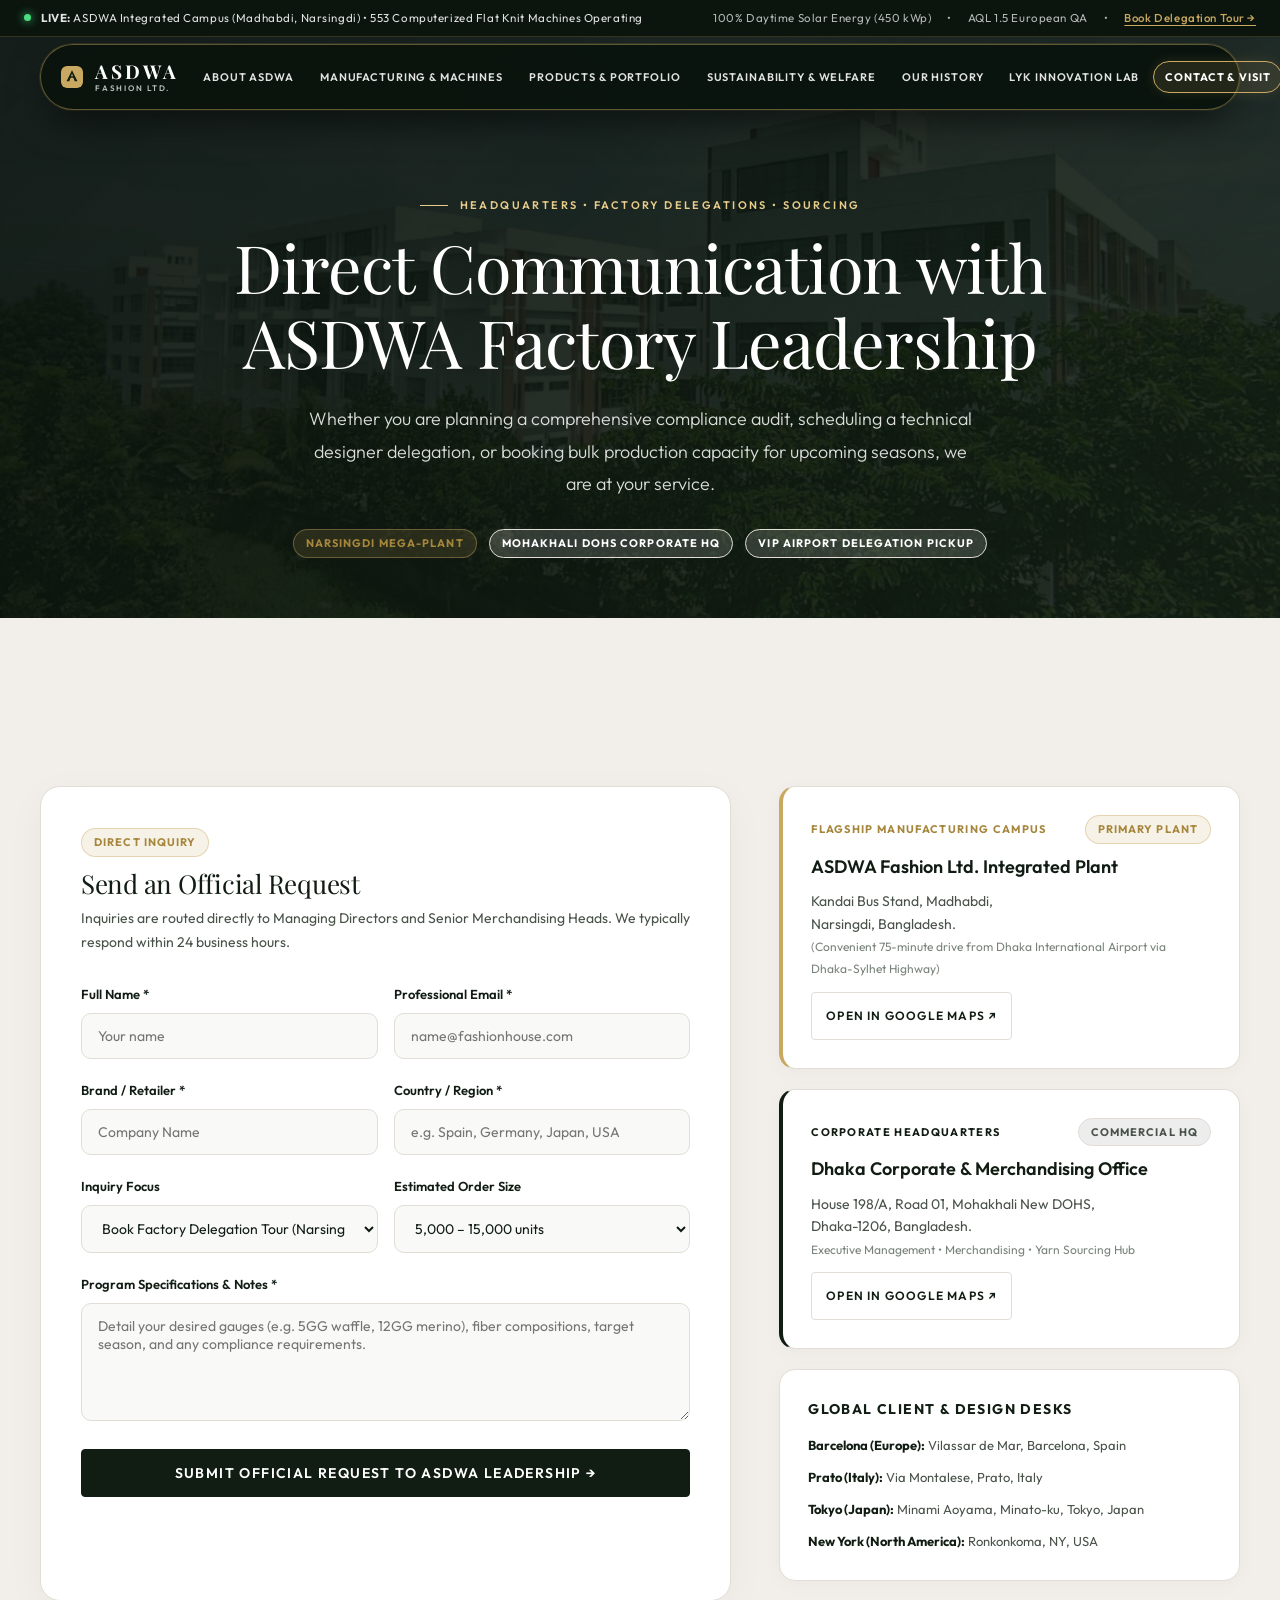
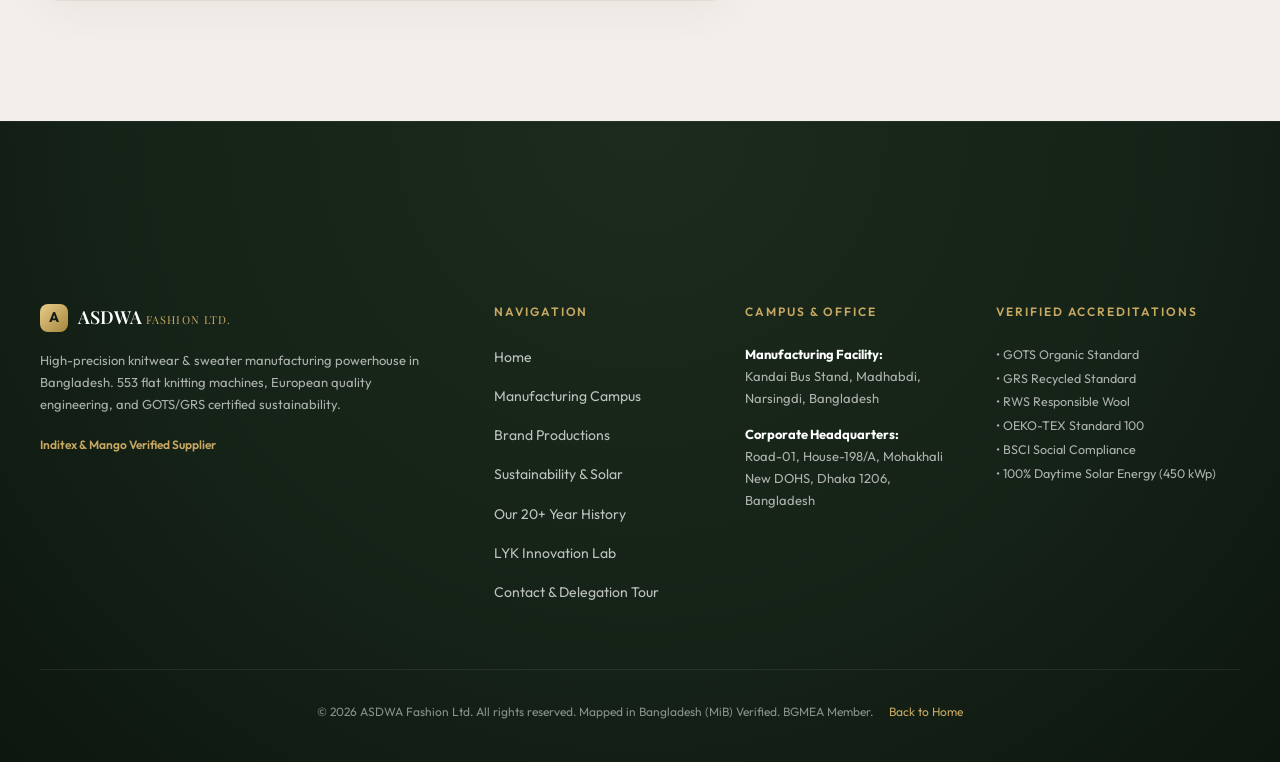
<file: contact.html>
<!DOCTYPE html>
<html lang="en">
<head>
  <meta charset="utf-8">
  <meta name="viewport" content="width=device-width, initial-scale=1.0">
  <title>Contact Headquarters &amp; Factory Delegation Visits | ASDWA Fashion Ltd.</title>
  <meta name="description" content="Connect directly with ASDWA Fashion Ltd. Schedule a delegation tour to our Madhabdi, Narsingdi campus or meet our executive merchandising team in Mohakhali DOHS, Dhaka, Bangladesh.">
  <link rel="preconnect" href="https://fonts.googleapis.com">
  <link rel="preconnect" href="https://fonts.gstatic.com" crossorigin="">
  <link href="https://fonts.googleapis.com/css2?family=Playfair+Display:ital,wght@0,400;0,500;0,600;0,700;1,400;1,600&family=Outfit:wght@300;400;500;600;700&family=Cormorant+Garamond:ital,wght@0,500;0,600;1,400&display=swap" rel="stylesheet">
  <link rel="stylesheet" href="css/design-system.css">
  <link rel="stylesheet" href="css/responsive.css">
  <style>
    .contact-hero {
      position: relative;
      min-height: 52vh;
      display: flex;
      align-items: center;
      justify-content: center;
      padding: 150px var(--content-padding) 60px;
      background: linear-gradient(135deg, rgba(9, 17, 10, 0.92) 0%, rgba(18, 30, 20, 0.88) 100%), url('images/exterior-fabrica.jpg') center/cover no-repeat;
      color: var(--white);
      text-align: center;
      overflow: hidden;
    }

    .contact-hero-content {
      position: relative;
      z-index: 10;
      max-width: 860px;
      margin: 0 auto;
    }

    .contact-grid {
      display: grid;
      grid-template-columns: 1.2fr 0.8fr;
      gap: 48px;
      margin-top: 48px;
    }

    @media (max-width: 992px) {
      .contact-grid {
        grid-template-columns: 1fr;
      }
    }

    .form-card {
      background: var(--white);
      border: 1px solid var(--border);
      border-radius: 20px;
      padding: 40px;
      box-shadow: 0 10px 40px rgba(0, 0, 0, 0.04);
    }

    .form-group {
      margin-bottom: 20px;
    }

    .form-label {
      display: block;
      font-size: 13px;
      font-weight: 600;
      color: var(--primary);
      margin-bottom: 8px;
    }

    .form-input, .form-select, .form-textarea {
      width: 100%;
      padding: 13px 16px;
      border: 1px solid var(--border);
      border-radius: 10px;
      font-family: var(--font-body);
      font-size: 14px;
      color: var(--text-primary);
      outline: none;
      transition: all 0.2s ease;
      background: var(--bg);
    }

    .form-input:focus, .form-select:focus, .form-textarea:focus {
      border-color: var(--gold);
      background: var(--white);
      box-shadow: 0 0 0 3px rgba(201, 169, 97, 0.15);
    }

    .location-box {
      background: var(--white);
      border: 1px solid var(--border);
      border-radius: 16px;
      padding: 28px;
      margin-bottom: 20px;
      box-shadow: 0 4px 20px rgba(0, 0, 0, 0.03);
      transition: all 0.3s ease;
    }

    .location-box:hover {
      border-color: var(--gold);
      transform: translateY(-3px);
      box-shadow: 0 12px 30px rgba(17, 29, 19, 0.08);
    }
  </style>
</head>

<body data-base-path="">

  <!-- TOP LIVE FACTORY TICKER -->
  <aside class="top-ticker" aria-label="Announcement">
    <div class="top-ticker-left">
      <span class="ticker-pulse"></span>
      <span><strong>LIVE:</strong> ASDWA Integrated Campus (Madhabdi, Narsingdi) &bull; 553 Computerized Flat Knit Machines Operating</span>
    </div>
    <div class="top-ticker-right">
      <span>100% Daytime Solar Energy (450 kWp)</span>
      <span>&bull;</span>
      <span>AQL 1.5 European QA</span>
      <span>&bull;</span>
      <a href="#inquiry">Book Delegation Tour &rarr;</a>
    </div>
  </aside>

  <!-- FLOATING LUXURY NAVIGATION -->
  <nav class="ds-nav" id="navbar">
    <div class="ds-nav-inner">
      <a href="index.html" class="ds-nav-logo">
        <svg class="ds-nav-emblem-svg" width="22" height="22" viewBox="0 0 32 32" fill="none">
          <rect width="32" height="32" rx="7" fill="#C9A961" />
          <path d="M16 6L24 22H20L18 17H14L12 22H8L16 6Z" fill="#111D13" />
          <path d="M16 11L14.5 15H17.5L16 11Z" fill="#C9A961" />
        </svg>
        <span class="ds-nav-brand">
          <span class="ds-nav-title">ASDWA</span>
          <span class="ds-nav-sub">FASHION LTD.</span>
        </span>
      </a>
      <ul class="ds-nav-links" id="nav-links">
        <li><a href="index.html#about" class="ds-nav-link" data-i18n="nav.about">About ASDWA</a></li>
        <li><a href="manufacturing.html" class="ds-nav-link" data-i18n="nav.manufacturing">Manufacturing</a></li>
        <li><a href="products.html" class="ds-nav-link" data-i18n="nav.products">Products &amp; Portfolio</a></li>
        <li><a href="responsibility.html" class="ds-nav-link" data-i18n="nav.responsibility">Sustainability &amp; Solar</a></li>
        <li><a href="our-history.html" class="ds-nav-link" data-i18n="nav.history">Our History</a></li>
        <li><a href="lyk.html" class="ds-nav-link" data-i18n="nav.lyk">LYK Lab</a></li>
        <li><a href="contact.html" class="ds-nav-link active" data-i18n="nav.contact">Contact &amp; Visit</a></li>
      </ul>
      <div class="ds-nav-actions" style="display:flex;align-items:center;gap:12px;">
        <div class="ds-nav-langs">
          <button class="ds-lang-btn active" onclick="i18n.switchLanguage('en')" data-lang="en">EN</button>
          <button class="ds-lang-btn" onclick="i18n.switchLanguage('es')" data-lang="es">ES</button>
          <button class="ds-lang-btn" onclick="i18n.switchLanguage('ja')" data-lang="ja">JA</button>
        </div>
        <a href="#inquiry" class="ds-btn ds-btn-gold" style="padding:8px 18px;font-size:12px;border-radius:999px;">Book Tour</a>
      </div>
      <button class="ds-hamburger" id="nav-toggle" aria-label="Toggle navigation">
        <span></span><span></span><span></span>
      </button>
    </div>
  </nav>
  <script>if(window.scrollY>30)document.getElementById('navbar').classList.add('scrolled');</script>

  <!-- CONTACT HERO -->
  <header class="contact-hero">
    <div class="contact-hero-content">
      <div class="ds-eyebrow ds-eyebrow--white">HEADQUARTERS &bull; FACTORY DELEGATIONS &bull; SOURCING</div>
      <h1 class="ds-h1" style="color:white;">Direct Communication with ASDWA Factory Leadership</h1>
      <p class="ds-lead" style="color:rgba(255,255,255,0.85);margin:0 auto 28px;">
        Whether you are planning a comprehensive compliance audit, scheduling a technical designer delegation, or booking bulk production capacity for upcoming seasons, we are at your service.
      </p>
      <div style="display:inline-flex;gap:12px;flex-wrap:wrap;justify-content:center;">
        <span class="ds-badge ds-badge-gold">Narsingdi Mega-Plant</span>
        <span class="ds-badge" style="background:rgba(255,255,255,0.15);color:white;">Mohakhali DOHS Corporate HQ</span>
        <span class="ds-badge" style="background:rgba(255,255,255,0.15);color:white;">VIP Airport Delegation Pickup</span>
      </div>
    </div>
  </header>

  <!-- MAIN CONTACT CONTENT -->
  <section class="ds-section ds-section--stone" id="inquiry">
    <div class="ds-container">
      <div class="contact-grid">
        <!-- Official RFQ / Delegation Form -->
        <div class="form-card">
          <span class="ds-badge ds-badge-gold" style="margin-bottom:12px;">DIRECT INQUIRY</span>
          <h2 class="ds-h2" style="font-size:26px;margin-bottom:8px;">Send an Official Request</h2>
          <p style="font-size:14px;color:var(--text-secondary);margin-bottom:28px;">
            Inquiries are routed directly to Managing Directors and Senior Merchandising Heads. We typically respond within 24 business hours.
          </p>

          <form id="dedicated-contact-form" action="https://formspree.io/f/mwvwqlno" method="POST">
            <input type="hidden" name="_subject" id="form-subject" value="Dedicated Sourcing Request &mdash; ASDWA Fashion Ltd.">
            
            <div style="display:grid;grid-template-columns:1fr 1fr;gap:16px;">
              <div class="form-group">
                <label class="form-label">Full Name *</label>
                <input type="text" name="name" required class="form-input" placeholder="Your name">
              </div>
              <div class="form-group">
                <label class="form-label">Professional Email *</label>
                <input type="email" name="_replyto" required class="form-input" placeholder="name@fashionhouse.com">
              </div>
            </div>

            <div style="display:grid;grid-template-columns:1fr 1fr;gap:16px;">
              <div class="form-group">
                <label class="form-label">Brand / Retailer *</label>
                <input type="text" name="company" required class="form-input" placeholder="Company Name">
              </div>
              <div class="form-group">
                <label class="form-label">Country / Region *</label>
                <input type="text" name="country" required class="form-input" placeholder="e.g. Spain, Germany, Japan, USA">
              </div>
            </div>

            <div style="display:grid;grid-template-columns:1fr 1fr;gap:16px;">
              <div class="form-group">
                <label class="form-label">Inquiry Focus</label>
                <select name="focus" id="inquiry-focus" class="form-select">
                  <option value="factory_tour">Book Factory Delegation Tour (Narsingdi)</option>
                  <option value="bulk_program">Seasonal Bulk Production Program</option>
                  <option value="lyk_sampling">72-Hour Rapid Sampling (LYK Lab)</option>
                  <option value="compliance_audit">Compliance, ESG &amp; Social Audits</option>
                </select>
              </div>
              <div class="form-group">
                <label class="form-label">Estimated Order Size</label>
                <select name="order_size" class="form-select">
                  <option value="5k_10k">5,000 &ndash; 15,000 units</option>
                  <option value="15k_50k">15,000 &ndash; 50,000 units</option>
                  <option value="50k_plus">50,000+ units (Major Program)</option>
                  <option value="sampling_only">Sampling &amp; Development First</option>
                </select>
              </div>
            </div>

            <div class="form-group">
              <label class="form-label">Program Specifications &amp; Notes *</label>
              <textarea name="message" id="inquiry-message" required rows="5" class="form-textarea" placeholder="Detail your desired gauges (e.g. 5GG waffle, 12GG merino), fiber compositions, target season, and any compliance requirements."></textarea>
            </div>

            <button type="submit" id="contact-submit-btn" class="ds-btn ds-btn-primary" style="width:100%;padding:14px;font-size:14px;">
              Submit Official Request to ASDWA Leadership &rarr;
            </button>
            <div id="contact-success" style="display:none;margin-top:16px;padding:16px;background:#e8f5e9;border:1px solid #4ade80;border-radius:10px;color:#2e7d32;text-align:center;">
              Thank you! Your inquiry has been transmitted to ASDWA Fashion Ltd. executive management. We will contact you within 24 hours.
            </div>
          </form>
        </div>

        <!-- Operating Locations & Buyer Desks -->
        <div>
          <div class="location-box" style="border-left:4px solid var(--gold);">
            <div style="display:flex;justify-content:space-between;align-items:center;margin-bottom:8px;">
              <span style="font-size:11px;font-weight:700;color:var(--gold-dark);letter-spacing:0.12em;text-transform:uppercase;">Flagship Manufacturing Campus</span>
              <span class="ds-badge ds-badge-gold">Primary Plant</span>
            </div>
            <h3 style="font-size:18px;font-weight:600;color:var(--primary);margin-bottom:8px;">ASDWA Fashion Ltd. Integrated Plant</h3>
            <p style="font-size:14px;color:var(--text-secondary);line-height:1.6;margin-bottom:12px;">
              Kandai Bus Stand, Madhabdi,<br>
              Narsingdi, Bangladesh.<br>
              <span style="font-size:12px;color:var(--text-muted);">(Convenient 75-minute drive from Dhaka International Airport via Dhaka-Sylhet Highway)</span>
            </p>
            <div style="display:flex;gap:12px;align-items:center;margin-top:12px;">
              <a href="https://maps.google.com/?q=Madhabdi+Narsingdi+Bangladesh" target="_blank" rel="noopener" class="ds-btn ds-btn-secondary" style="font-size:12px;padding:6px 14px;">Open in Google Maps &nearr;</a>
            </div>
          </div>

          <div class="location-box" style="border-left:4px solid var(--primary);">
            <div style="display:flex;justify-content:space-between;align-items:center;margin-bottom:8px;">
              <span style="font-size:11px;font-weight:700;color:var(--primary);letter-spacing:0.12em;text-transform:uppercase;">Corporate Headquarters</span>
              <span class="ds-badge ds-badge-primary">Commercial HQ</span>
            </div>
            <h3 style="font-size:18px;font-weight:600;color:var(--primary);margin-bottom:8px;">Dhaka Corporate &amp; Merchandising Office</h3>
            <p style="font-size:14px;color:var(--text-secondary);line-height:1.6;margin-bottom:12px;">
              House 198/A, Road 01, Mohakhali New DOHS,<br>
              Dhaka-1206, Bangladesh.<br>
              <span style="font-size:12px;color:var(--text-muted);">Executive Management &bull; Merchandising &bull; Yarn Sourcing Hub</span>
            </p>
            <div style="display:flex;gap:12px;align-items:center;margin-top:12px;">
              <a href="https://maps.google.com/?q=House+198+Road+1+Mohakhali+DOHS+Dhaka" target="_blank" rel="noopener" class="ds-btn ds-btn-secondary" style="font-size:12px;padding:6px 14px;">Open in Google Maps &nearr;</a>
            </div>
          </div>

          <div class="location-box">
            <h4 style="font-size:14px;font-weight:700;color:var(--primary);text-transform:uppercase;letter-spacing:0.1em;margin-bottom:12px;">Global Client &amp; Design Desks</h4>
            <div style="display:flex;flex-direction:column;gap:10px;font-size:13px;color:var(--text-secondary);">
              <div><strong style="color:var(--primary);">Barcelona (Europe):</strong> Vilassar de Mar, Barcelona, Spain</div>
              <div><strong style="color:var(--primary);">Prato (Italy):</strong> Via Montalese, Prato, Italy</div>
              <div><strong style="color:var(--primary);">Tokyo (Japan):</strong> Minami Aoyama, Minato-ku, Tokyo, Japan</div>
              <div><strong style="color:var(--primary);">New York (North America):</strong> Ronkonkoma, NY, USA</div>
            </div>
          </div>
        </div>
      </div>
    </div>
  </section>

  <!-- LUXURY FOOTER -->
  <footer class="ds-footer">
    <div class="ds-footer-top">
      <div class="ds-container">
        <div class="ds-footer-inner">
          <div class="ds-footer-col">
            <div style="display:flex;align-items:center;gap:10px;margin-bottom:16px;">
              <div style="width:28px;height:28px;border-radius:8px;background:linear-gradient(135deg,#E8CC8A,#A6863C);display:flex;align-items:center;justify-content:center;font-weight:700;color:#111D13;font-size:14px;">A</div>
              <span style="font-family:var(--font-display);font-size:18px;color:#fff;font-weight:600;">ASDWA <span style="font-size:11px;font-weight:400;color:var(--gold);letter-spacing:0.1em;">FASHION LTD.</span></span>
            </div>
            <p style="font-size:13px;line-height:1.7;color:rgba(255,255,255,0.65);margin-bottom:20px;">
              High-precision knitwear &amp; sweater manufacturing powerhouse in Bangladesh. 553 flat knitting machines, European quality engineering, and GOTS/GRS certified sustainability.
            </p>
            <p style="font-size:12px;color:var(--gold);font-weight:600;">Inditex &amp; Mango Verified Supplier</p>
          </div>

          <div class="ds-footer-col">
            <h4 class="ds-footer-title">Navigation</h4>
            <ul class="ds-footer-links">
              <li><a href="index.html">Home</a></li>
              <li><a href="manufacturing.html">Manufacturing Campus</a></li>
              <li><a href="products.html">Brand Productions</a></li>
              <li><a href="responsibility.html">Sustainability &amp; Solar</a></li>
              <li><a href="our-history.html">Our 20+ Year History</a></li>
              <li><a href="lyk.html">LYK Innovation Lab</a></li>
              <li><a href="contact.html">Contact &amp; Delegation Tour</a></li>
            </ul>
          </div>

          <div class="ds-footer-col">
            <h4 class="ds-footer-title">Campus &amp; Office</h4>
            <div style="font-size:13px;line-height:1.7;color:rgba(255,255,255,0.65);margin-bottom:14px;">
              <strong style="color:#fff;display:block;">Manufacturing Facility:</strong>
              Kandai Bus Stand, Madhabdi, Narsingdi, Bangladesh
            </div>
            <div style="font-size:13px;line-height:1.7;color:rgba(255,255,255,0.65);">
              <strong style="color:#fff;display:block;">Corporate Headquarters:</strong>
              Road-01, House-198/A, Mohakhali New DOHS, Dhaka 1206, Bangladesh
            </div>
          </div>

          <div class="ds-footer-col">
            <h4 class="ds-footer-title">Verified Accreditations</h4>
            <ul style="list-style:none;padding:0;font-size:12.5px;line-height:1.9;color:rgba(255,255,255,0.65);">
              <li>&bull; GOTS Organic Standard</li>
              <li>&bull; GRS Recycled Standard</li>
              <li>&bull; RWS Responsible Wool</li>
              <li>&bull; OEKO-TEX Standard 100</li>
              <li>&bull; BSCI Social Compliance</li>
              <li>&bull; 100% Daytime Solar Energy (450 kWp)</li>
            </ul>
          </div>
        </div>
      </div>
    </div>

    <div class="ds-footer-bottom">
      <div class="ds-container" style="display:flex;justify-content:space-between;align-items:center;flex-wrap:wrap;gap:16px;">
        <p style="font-size:12px;color:rgba(255,255,255,0.5);">&copy; 2026 ASDWA Fashion Ltd. All rights reserved. Mapped in Bangladesh (MiB) Verified. BGMEA Member.</p>
        <p style="font-size:12px;color:rgba(255,255,255,0.5);"><a href="index.html" style="color:var(--gold);">Back to Home</a></p>
      </div>
    </div>
  </footer>

  <script src="js/main.js"></script>
  <script src="js/mobile-menu.js"></script>
  <script>
    document.addEventListener('DOMContentLoaded', () => {
      if (typeof i18n !== 'undefined') i18n.init();

      // Check URL parameters for pre-filled style inquiries from products page
      const params = new URLSearchParams(window.location.search);
      const styleName = params.get('style');
      const gauge = params.get('gauge');

      if (styleName) {
        const msgArea = document.getElementById('inquiry-message');
        const subjectInput = document.getElementById('form-subject');
        const focusSelect = document.getElementById('inquiry-focus');

        if (focusSelect) focusSelect.value = 'bulk_program';
        if (subjectInput) subjectInput.value = `Sourcing Inquiry for: ${styleName} (${gauge || '7GG'}) &mdash; ASDWA Fashion Ltd.`;
        if (msgArea) {
          msgArea.value = `Inquiring about prototype tech pack and bulk production quote for style: "${styleName}" (${gauge ? gauge + ' gauge' : 'standard gauge'}). Please provide lead times, sample delivery timeline, and MOQ.`;
        }
      }
      
      const form = document.getElementById('dedicated-contact-form');
      if (form) {
        form.addEventListener('submit', function (e) {
          e.preventDefault();
          const btn = document.getElementById('contact-submit-btn');
          btn.textContent = 'Transmitting to ASDWA Directors...';
          btn.disabled = true;

          fetch(form.action, {
            method: 'POST',
            body: new FormData(form),
            headers: { 'Accept': 'application/json' }
          }).then(res => {
            btn.style.display = 'none';
            document.getElementById('contact-success').style.display = 'block';
            form.reset();
          }).catch(err => {
            btn.textContent = 'Error. Please Try Again';
            btn.disabled = false;
          });
        });
      }
    });
  </script>
</body>
</html>
</file>
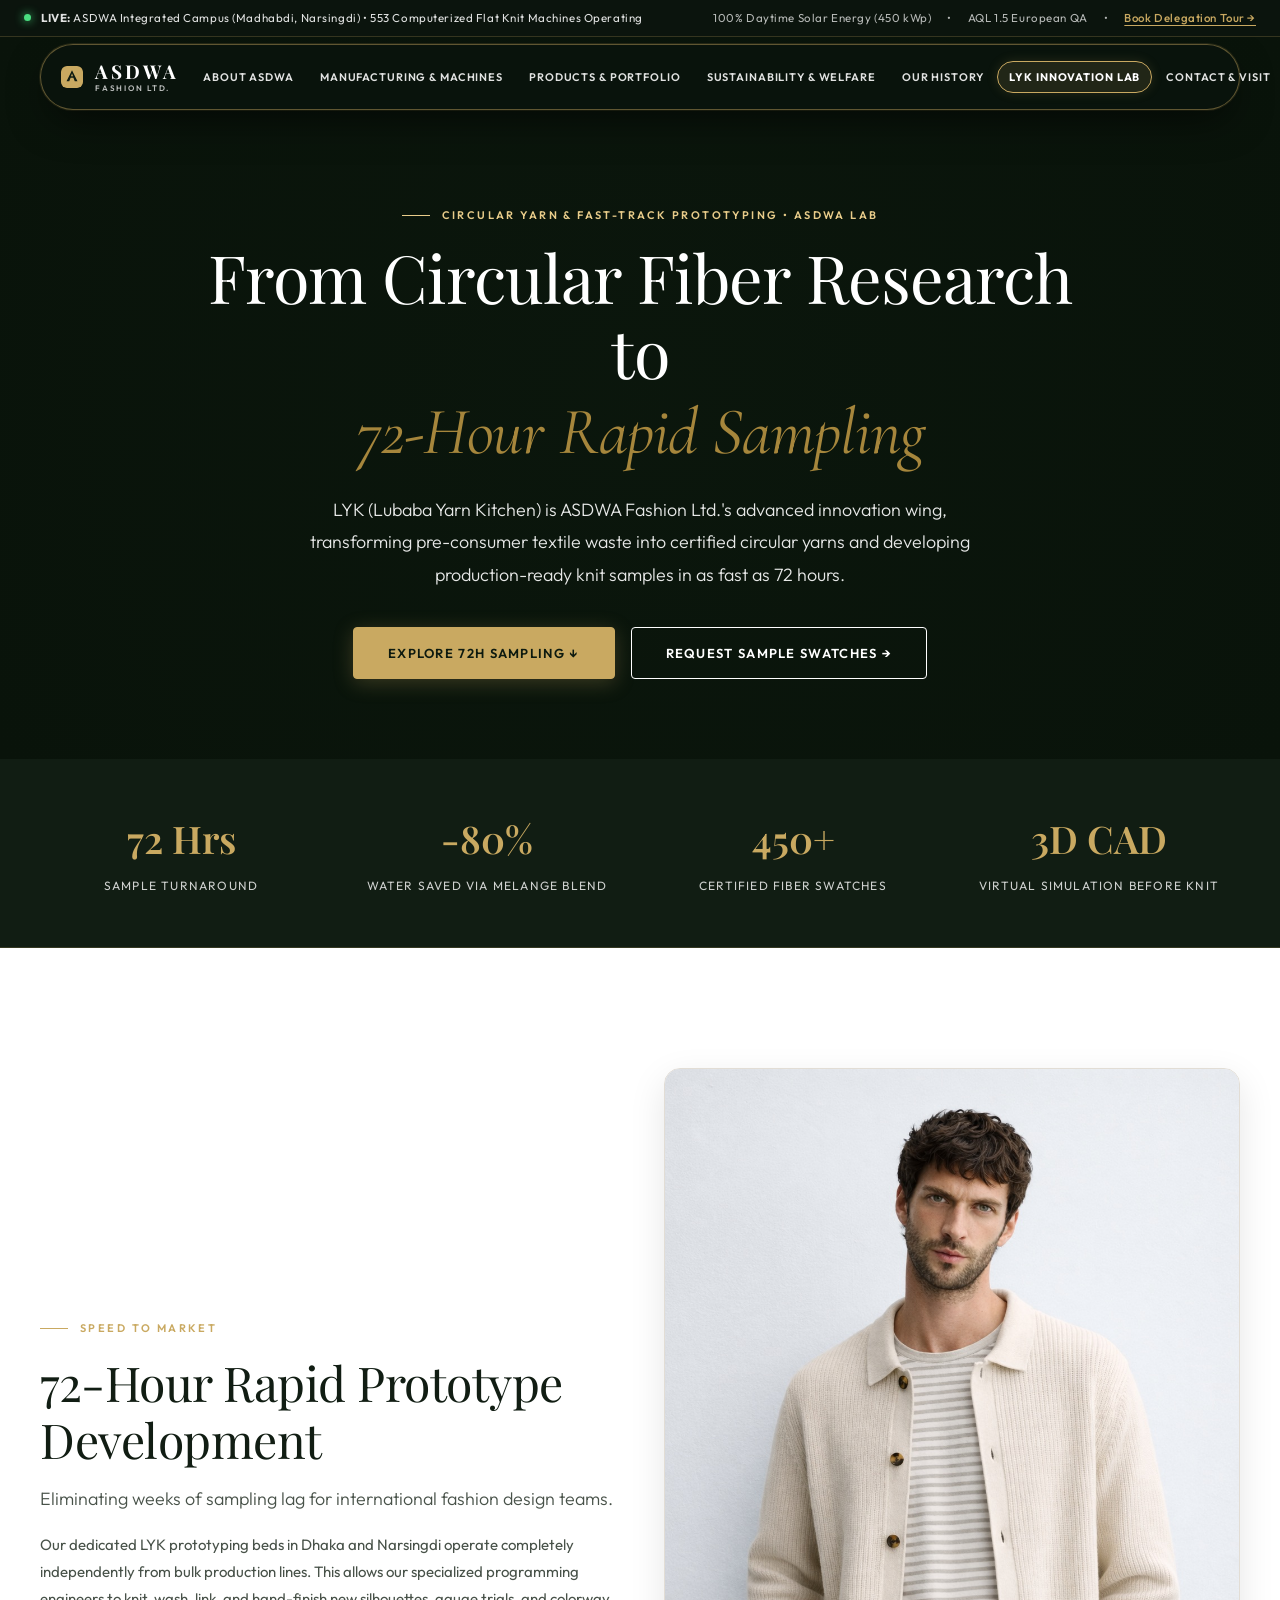
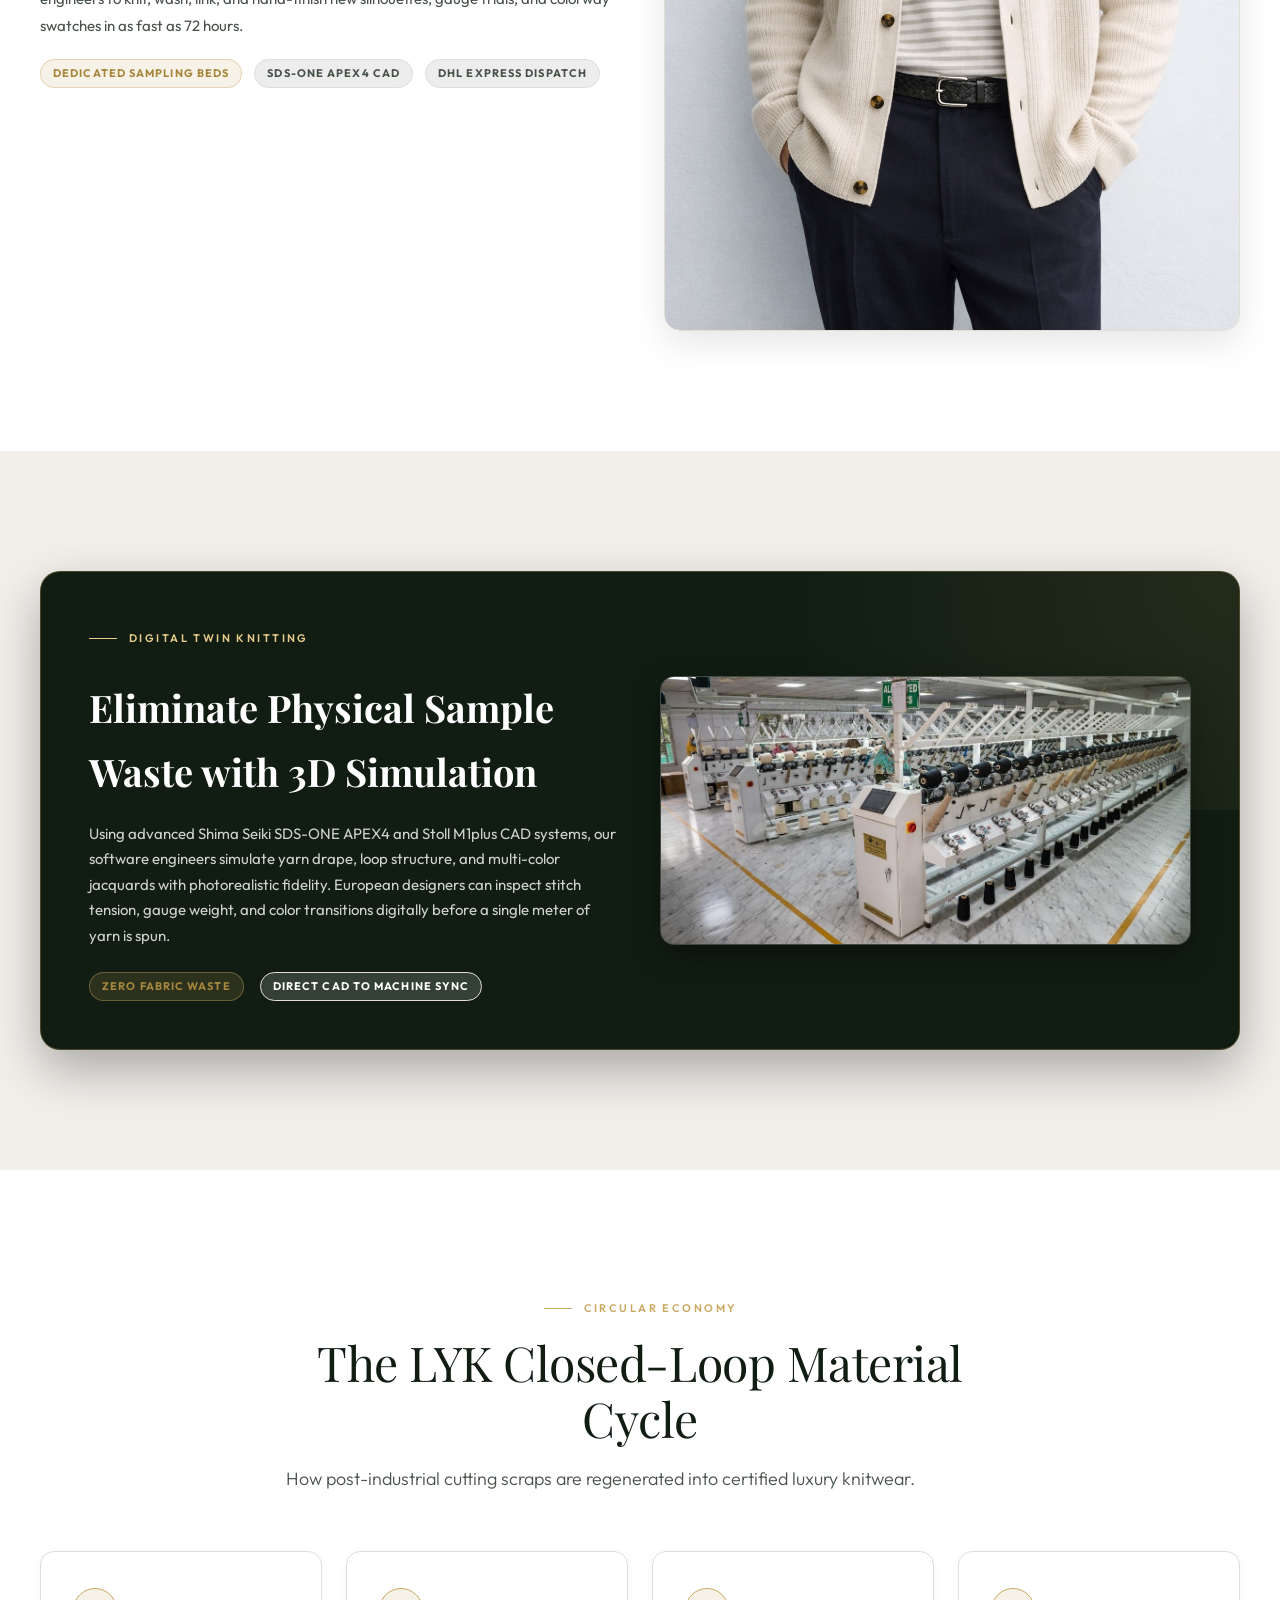
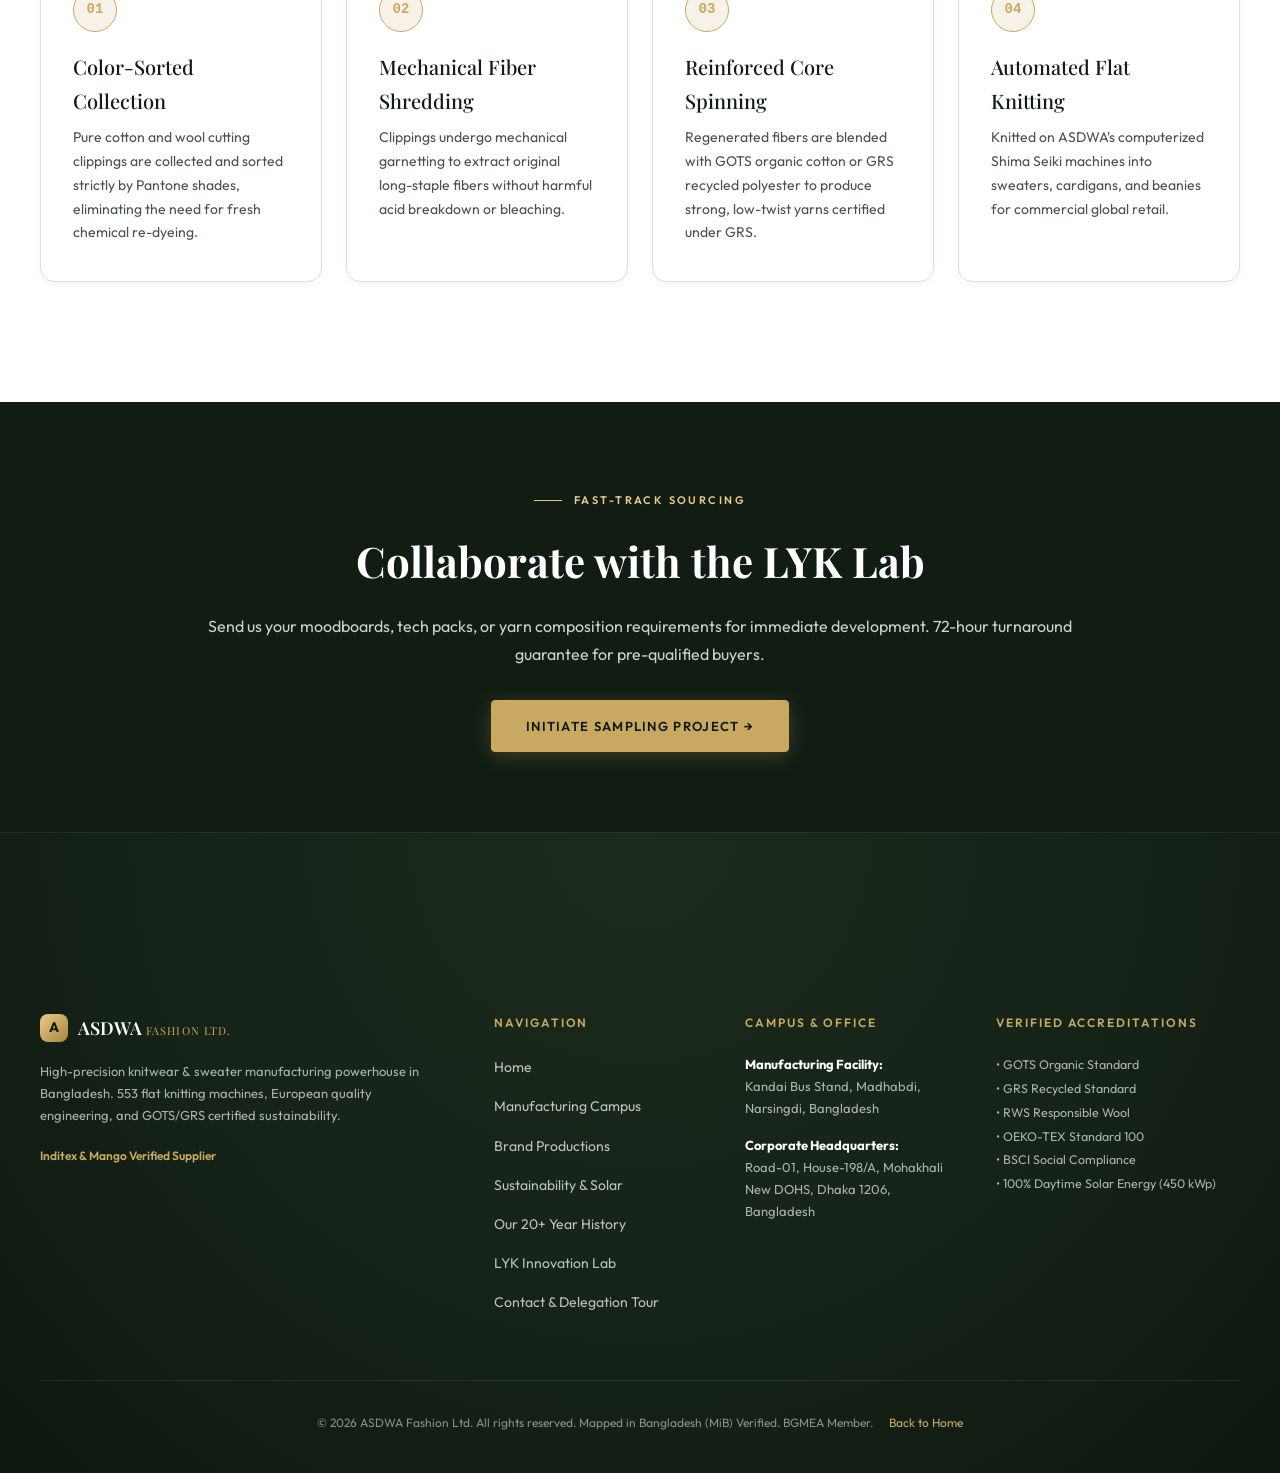
<file: lyk.html>
<!DOCTYPE html>
<html lang="en">
<head>
  <meta charset="utf-8">
  <meta name="viewport" content="width=device-width, initial-scale=1.0">
  <title>LYK Innovation Lab &amp; 72-Hour Rapid Sampling | ASDWA Fashion Ltd.</title>
  <meta name="description" content="LYK (Lubaba Yarn Kitchen) by ASDWA Fashion Ltd. &mdash; our circular yarn development platform and 72-hour rapid prototyping lab transforming knitwear design for global retail brands.">
  <link rel="preconnect" href="https://fonts.googleapis.com">
  <link rel="preconnect" href="https://fonts.gstatic.com" crossorigin="">
  <link href="https://fonts.googleapis.com/css2?family=Playfair+Display:ital,wght@0,400;0,500;0,600;0,700;1,400;1,600&family=Outfit:wght@300;400;500;600;700&family=Cormorant+Garamond:ital,wght@0,500;0,600;1,400&display=swap" rel="stylesheet">
  <link rel="stylesheet" href="css/design-system.css">
  <link rel="stylesheet" href="css/responsive.css">
  <style>
    /* Hero Banner */
    .lyk-hero {
      position: relative;
      min-height: 80vh;
      display: flex;
      align-items: center;
      justify-content: center;
      padding: 160px var(--content-padding) 80px;
      overflow: hidden;
      background: #09130a;
      color: var(--white);
      text-align: center;
    }

    .lyk-hero-video {
      position: absolute;
      inset: 0;
      width: 100%;
      height: 100%;
      object-fit: cover;
      opacity: 0.45;
      z-index: 1;
    }

    .lyk-hero::after {
      content: '';
      position: absolute;
      inset: 0;
      background: radial-gradient(circle at center, rgba(13, 26, 15, 0.45) 0%, rgba(9, 19, 10, 0.92) 100%);
      z-index: 2;
    }

    .lyk-hero-content {
      position: relative;
      z-index: 10;
      max-width: 900px;
      margin: 0 auto;
    }

    /* Step Cards */
    .circle-step-badge {
      width: 44px;
      height: 44px;
      border-radius: 50%;
      background: rgba(201, 169, 97, 0.15);
      border: 1px solid var(--gold);
      color: var(--gold);
      display: flex;
      align-items: center;
      justify-content: center;
      font-family: var(--font-mono);
      font-size: 14px;
      font-weight: 700;
      margin-bottom: 18px;
    }

    /* 3D Simulation Panel */
    .simulation-box {
      background: var(--primary);
      border-radius: 20px;
      padding: 48px;
      color: white;
      border: 1px solid rgba(201, 169, 97, 0.3);
      box-shadow: 0 20px 50px rgba(0, 0, 0, 0.3);
      position: relative;
      overflow: hidden;
    }

    .simulation-box::after {
      content: '';
      position: absolute;
      top: -50%;
      right: -50%;
      width: 100%;
      height: 100%;
      background: radial-gradient(circle, rgba(201, 169, 97, 0.1) 0%, transparent 70%);
      pointer-events: none;
    }

    .sim-grid {
      display: grid;
      grid-template-columns: 1fr 1fr;
      gap: 40px;
      align-items: center;
    }

    @media (max-width: 860px) {
      .sim-grid {
        grid-template-columns: 1fr;
      }
      .simulation-box {
        padding: 28px 20px;
      }
    }
  </style>
</head>

<body data-base-path="">

  <!-- TOP LIVE FACTORY TICKER -->
  <aside class="top-ticker" aria-label="Announcement">
    <div class="top-ticker-left">
      <span class="ticker-pulse"></span>
      <span><strong>LIVE:</strong> ASDWA Integrated Campus (Madhabdi, Narsingdi) &bull; 553 Computerized Flat Knit Machines Operating</span>
    </div>
    <div class="top-ticker-right">
      <span>100% Daytime Solar Energy (450 kWp)</span>
      <span>&bull;</span>
      <span>AQL 1.5 European QA</span>
      <span>&bull;</span>
      <a href="contact.html">Book Delegation Tour &rarr;</a>
    </div>
  </aside>

  <!-- FLOATING LUXURY NAVIGATION -->
  <nav class="ds-nav" id="navbar">
    <div class="ds-nav-inner">
      <a href="index.html" class="ds-nav-logo">
        <svg class="ds-nav-emblem-svg" width="22" height="22" viewBox="0 0 32 32" fill="none">
          <rect width="32" height="32" rx="7" fill="#C9A961" />
          <path d="M16 6L24 22H20L18 17H14L12 22H8L16 6Z" fill="#111D13" />
          <path d="M16 11L14.5 15H17.5L16 11Z" fill="#C9A961" />
        </svg>
        <span class="ds-nav-brand">
          <span class="ds-nav-title">ASDWA</span>
          <span class="ds-nav-sub">FASHION LTD.</span>
        </span>
      </a>
      <ul class="ds-nav-links" id="nav-links">
        <li><a href="index.html#about" class="ds-nav-link" data-i18n="nav.about">About ASDWA</a></li>
        <li><a href="manufacturing.html" class="ds-nav-link" data-i18n="nav.manufacturing">Manufacturing</a></li>
        <li><a href="products.html" class="ds-nav-link" data-i18n="nav.products">Products &amp; Portfolio</a></li>
        <li><a href="responsibility.html" class="ds-nav-link" data-i18n="nav.responsibility">Sustainability &amp; Solar</a></li>
        <li><a href="our-history.html" class="ds-nav-link" data-i18n="nav.history">Our History</a></li>
        <li><a href="lyk.html" class="ds-nav-link active" data-i18n="nav.lyk">LYK Lab</a></li>
        <li><a href="contact.html" class="ds-nav-link" data-i18n="nav.contact">Contact &amp; Visit</a></li>
      </ul>
      <div class="ds-nav-actions" style="display:flex;align-items:center;gap:12px;">
        <div class="ds-nav-langs">
          <button class="ds-lang-btn active" onclick="i18n.switchLanguage('en')" data-lang="en">EN</button>
          <button class="ds-lang-btn" onclick="i18n.switchLanguage('es')" data-lang="es">ES</button>
          <button class="ds-lang-btn" onclick="i18n.switchLanguage('ja')" data-lang="ja">JA</button>
        </div>
        <a href="contact.html" class="ds-btn ds-btn-gold" style="padding:8px 18px;font-size:12px;border-radius:999px;">Book Tour</a>
      </div>
      <button class="ds-hamburger" id="nav-toggle" aria-label="Toggle navigation">
        <span></span><span></span><span></span>
      </button>
    </div>
  </nav>
  <script>if(window.scrollY>30)document.getElementById('navbar').classList.add('scrolled');</script>

  <!-- HERO SECTION -->
  <header class="lyk-hero">
    <video class="lyk-hero-video" autoplay muted loop playsinline>
      <source src="media/LYK-hero-video.mp4" type="video/mp4">
    </video>
    <div class="lyk-hero-content">
      <div class="ds-eyebrow ds-eyebrow--white">CIRCULAR YARN &amp; FAST-TRACK PROTOTYPING &bull; ASDWA LAB</div>
      <h1 class="ds-h1" style="color:white;">From Circular Fiber Research to<br><em>72-Hour Rapid Sampling</em></h1>
      <p class="ds-lead" style="color:rgba(255,255,255,0.9);margin:0 auto 36px;">
        LYK (Lubaba Yarn Kitchen) is ASDWA Fashion Ltd.'s advanced innovation wing, transforming pre-consumer textile waste into certified circular yarns and developing production-ready knit samples in as fast as 72 hours.
      </p>
      <div style="display:flex;gap:16px;justify-content:center;flex-wrap:wrap;">
        <a href="#sampling" class="ds-btn ds-btn-gold">Explore 72h Sampling &darr;</a>
        <a href="contact.html" class="ds-btn ds-btn-secondary" style="border-color:white;color:white;">Request Sample Swatches &rarr;</a>
      </div>
    </div>
  </header>

  <!-- STATS RIBBON -->
  <div style="background:var(--primary);color:white;padding:48px var(--content-padding);border-bottom:1px solid rgba(201,169,97,0.2);">
    <div class="ds-container">
      <div style="display:grid;grid-template-columns:repeat(auto-fit, minmax(200px, 1fr));gap:24px;text-align:center;">
        <div>
          <span style="font-family:var(--font-display);font-size:38px;color:var(--gold);font-weight:600;display:block;">72 Hrs</span>
          <span style="font-size:12px;text-transform:uppercase;letter-spacing:0.1em;opacity:0.8;">Sample Turnaround</span>
        </div>
        <div>
          <span style="font-family:var(--font-display);font-size:38px;color:var(--gold);font-weight:600;display:block;">-80%</span>
          <span style="font-size:12px;text-transform:uppercase;letter-spacing:0.1em;opacity:0.8;">Water Saved via Melange Blend</span>
        </div>
        <div>
          <span style="font-family:var(--font-display);font-size:38px;color:var(--gold);font-weight:600;display:block;">450+</span>
          <span style="font-size:12px;text-transform:uppercase;letter-spacing:0.1em;opacity:0.8;">Certified Fiber Swatches</span>
        </div>
        <div>
          <span style="font-family:var(--font-display);font-size:38px;color:var(--gold);font-weight:600;display:block;">3D CAD</span>
          <span style="font-size:12px;text-transform:uppercase;letter-spacing:0.1em;opacity:0.8;">Virtual Simulation Before Knit</span>
        </div>
      </div>
    </div>
  </div>

  <!-- 72-HOUR SAMPLING CELL -->
  <section id="sampling" class="ds-section ds-section--white">
    <div class="ds-container">
      <div class="ds-grid-2" style="align-items:center;">
        <div>
          <div class="ds-eyebrow">Speed to Market</div>
          <h2 class="ds-h2">72-Hour Rapid Prototype Development</h2>
          <p class="ds-lead" style="margin-bottom:16px;">
            Eliminating weeks of sampling lag for international fashion design teams.
          </p>
          <p class="ds-body" style="margin-bottom:20px;">
            Our dedicated LYK prototyping beds in Dhaka and Narsingdi operate completely independently from bulk production lines. This allows our specialized programming engineers to knit, wash, link, and hand-finish new silhouettes, gauge trials, and colorway swatches in as fast as 72 hours.
          </p>
          <div style="display:flex;gap:12px;flex-wrap:wrap;">
            <span class="ds-badge ds-badge-gold">Dedicated Sampling Beds</span>
            <span class="ds-badge ds-badge-primary">SDS-ONE APEX4 CAD</span>
            <span class="ds-badge ds-badge-stone">DHL Express Dispatch</span>
          </div>
        </div>

        <div style="border-radius:16px;overflow:hidden;box-shadow:0 12px 36px rgba(0,0,0,0.1);border:1px solid var(--border);">
          <img src="images/hombre-cardigan.jpeg" alt="Sample knitwear development by ASDWA LYK Lab" style="width:100%;height:100%;object-fit:cover;">
        </div>
      </div>
    </div>
  </section>

  <!-- 3D VIRTUAL KNIT SIMULATION SECTION -->
  <section class="ds-section ds-section--stone">
    <div class="ds-container">
      <div class="simulation-box">
        <div class="sim-grid">
          <div>
            <span class="ds-eyebrow ds-eyebrow--white">DIGITAL TWIN KNITTING</span>
            <h3 style="font-family:var(--font-display);font-size:clamp(26px, 3.2vw, 38px);color:white;margin:12px 0 16px;">
              Eliminate Physical Sample Waste with 3D Simulation
            </h3>
            <p style="color:rgba(255, 255, 255, 0.8);font-size:15px;line-height:1.7;margin-bottom:24px;">
              Using advanced Shima Seiki SDS-ONE APEX4 and Stoll M1plus CAD systems, our software engineers simulate yarn drape, loop structure, and multi-color jacquards with photorealistic fidelity. European designers can inspect stitch tension, gauge weight, and color transitions digitally before a single meter of yarn is spun.
            </p>
            <div style="display:flex;gap:16px;flex-wrap:wrap;">
              <span class="ds-badge ds-badge-gold">Zero Fabric Waste</span>
              <span class="ds-badge" style="background:rgba(255,255,255,0.15);color:white;">Direct CAD to Machine Sync</span>
            </div>
          </div>

          <div style="border-radius:14px;overflow:hidden;border:1px solid rgba(255,255,255,0.2);box-shadow:0 10px 30px rgba(0,0,0,0.4);">
            <img src="images/Knitting-machines-Close-up detail.jpg" alt="High precision computerized knitting simulation" style="width:100%;height:100%;object-fit:cover;">
          </div>
        </div>
      </div>
    </div>
  </section>

  <!-- CIRCULAR YARN STEPS -->
  <section class="ds-section ds-section--white">
    <div class="ds-container">
      <div class="ds-section-header" style="text-align:center;max-width:760px;margin:0 auto 56px;">
        <span class="ds-eyebrow">Circular Economy</span>
        <h2 class="ds-h2">The LYK Closed-Loop Material Cycle</h2>
        <p class="ds-lead">How post-industrial cutting scraps are regenerated into certified luxury knitwear.</p>
      </div>

      <div style="display:grid;grid-template-columns:repeat(auto-fit, minmax(280px, 1fr));gap:24px;">
        <div class="ds-card">
          <div class="circle-step-badge">01</div>
          <h3 class="ds-card-title">Color-Sorted Collection</h3>
          <p class="ds-card-text">Pure cotton and wool cutting clippings are collected and sorted strictly by Pantone shades, eliminating the need for fresh chemical re-dyeing.</p>
        </div>

        <div class="ds-card">
          <div class="circle-step-badge">02</div>
          <h3 class="ds-card-title">Mechanical Fiber Shredding</h3>
          <p class="ds-card-text">Clippings undergo mechanical garnetting to extract original long-staple fibers without harmful acid breakdown or bleaching.</p>
        </div>

        <div class="ds-card">
          <div class="circle-step-badge">03</div>
          <h3 class="ds-card-title">Reinforced Core Spinning</h3>
          <p class="ds-card-text">Regenerated fibers are blended with GOTS organic cotton or GRS recycled polyester to produce strong, low-twist yarns certified under GRS.</p>
        </div>

        <div class="ds-card">
          <div class="circle-step-badge">04</div>
          <h3 class="ds-card-title">Automated Flat Knitting</h3>
          <p class="ds-card-text">Knitted on ASDWA's computerized Shima Seiki machines into sweaters, cardigans, and beanies for commercial global retail.</p>
        </div>
      </div>
    </div>
  </section>

  <!-- CTA -->
  <section style="background:var(--primary);color:white;padding:80px var(--content-padding);text-align:center;">
    <div class="ds-container-narrow" style="margin:0 auto;">
      <div class="ds-eyebrow ds-eyebrow--white">FAST-TRACK SOURCING</div>
      <h2 style="font-family:var(--font-display);font-size:clamp(28px, 4vw, 42px);margin-bottom:16px;">Collaborate with the LYK Lab</h2>
      <p style="font-size:16px;color:rgba(255,255,255,0.8);margin-bottom:32px;">
        Send us your moodboards, tech packs, or yarn composition requirements for immediate development. 72-hour turnaround guarantee for pre-qualified buyers.
      </p>
      <a href="contact.html" class="ds-btn ds-btn-gold">Initiate Sampling Project &rarr;</a>
    </div>
  </section>

  <!-- LUXURY FOOTER -->
  <footer class="ds-footer">
    <div class="ds-footer-top">
      <div class="ds-container">
        <div class="ds-footer-inner">
          <div class="ds-footer-col">
            <div style="display:flex;align-items:center;gap:10px;margin-bottom:16px;">
              <div style="width:28px;height:28px;border-radius:8px;background:linear-gradient(135deg,#E8CC8A,#A6863C);display:flex;align-items:center;justify-content:center;font-weight:700;color:#111D13;font-size:14px;">A</div>
              <span style="font-family:var(--font-display);font-size:18px;color:#fff;font-weight:600;">ASDWA <span style="font-size:11px;font-weight:400;color:var(--gold);letter-spacing:0.1em;">FASHION LTD.</span></span>
            </div>
            <p style="font-size:13px;line-height:1.7;color:rgba(255,255,255,0.65);margin-bottom:20px;">
              High-precision knitwear &amp; sweater manufacturing powerhouse in Bangladesh. 553 flat knitting machines, European quality engineering, and GOTS/GRS certified sustainability.
            </p>
            <p style="font-size:12px;color:var(--gold);font-weight:600;">Inditex &amp; Mango Verified Supplier</p>
          </div>

          <div class="ds-footer-col">
            <h4 class="ds-footer-title">Navigation</h4>
            <ul class="ds-footer-links">
              <li><a href="index.html">Home</a></li>
              <li><a href="manufacturing.html">Manufacturing Campus</a></li>
              <li><a href="products.html">Brand Productions</a></li>
              <li><a href="responsibility.html">Sustainability &amp; Solar</a></li>
              <li><a href="our-history.html">Our 20+ Year History</a></li>
              <li><a href="lyk.html">LYK Innovation Lab</a></li>
              <li><a href="contact.html">Contact &amp; Delegation Tour</a></li>
            </ul>
          </div>

          <div class="ds-footer-col">
            <h4 class="ds-footer-title">Campus &amp; Office</h4>
            <div style="font-size:13px;line-height:1.7;color:rgba(255,255,255,0.65);margin-bottom:14px;">
              <strong style="color:#fff;display:block;">Manufacturing Facility:</strong>
              Kandai Bus Stand, Madhabdi, Narsingdi, Bangladesh
            </div>
            <div style="font-size:13px;line-height:1.7;color:rgba(255,255,255,0.65);">
              <strong style="color:#fff;display:block;">Corporate Headquarters:</strong>
              Road-01, House-198/A, Mohakhali New DOHS, Dhaka 1206, Bangladesh
            </div>
          </div>

          <div class="ds-footer-col">
            <h4 class="ds-footer-title">Verified Accreditations</h4>
            <ul style="list-style:none;padding:0;font-size:12.5px;line-height:1.9;color:rgba(255,255,255,0.65);">
              <li>&bull; GOTS Organic Standard</li>
              <li>&bull; GRS Recycled Standard</li>
              <li>&bull; RWS Responsible Wool</li>
              <li>&bull; OEKO-TEX Standard 100</li>
              <li>&bull; BSCI Social Compliance</li>
              <li>&bull; 100% Daytime Solar Energy (450 kWp)</li>
            </ul>
          </div>
        </div>
      </div>
    </div>

    <div class="ds-footer-bottom">
      <div class="ds-container" style="display:flex;justify-content:space-between;align-items:center;flex-wrap:wrap;gap:16px;">
        <p style="font-size:12px;color:rgba(255,255,255,0.5);">&copy; 2026 ASDWA Fashion Ltd. All rights reserved. Mapped in Bangladesh (MiB) Verified. BGMEA Member.</p>
        <p style="font-size:12px;color:rgba(255,255,255,0.5);"><a href="index.html" style="color:var(--gold);">Back to Home</a></p>
      </div>
    </div>
  </footer>

  <script src="js/main.js"></script>
  <script src="js/mobile-menu.js"></script>
  <script>
    document.addEventListener('DOMContentLoaded', () => {
      if (typeof i18n !== 'undefined') i18n.init();
    });
  </script>
</body>
</html>
</file>
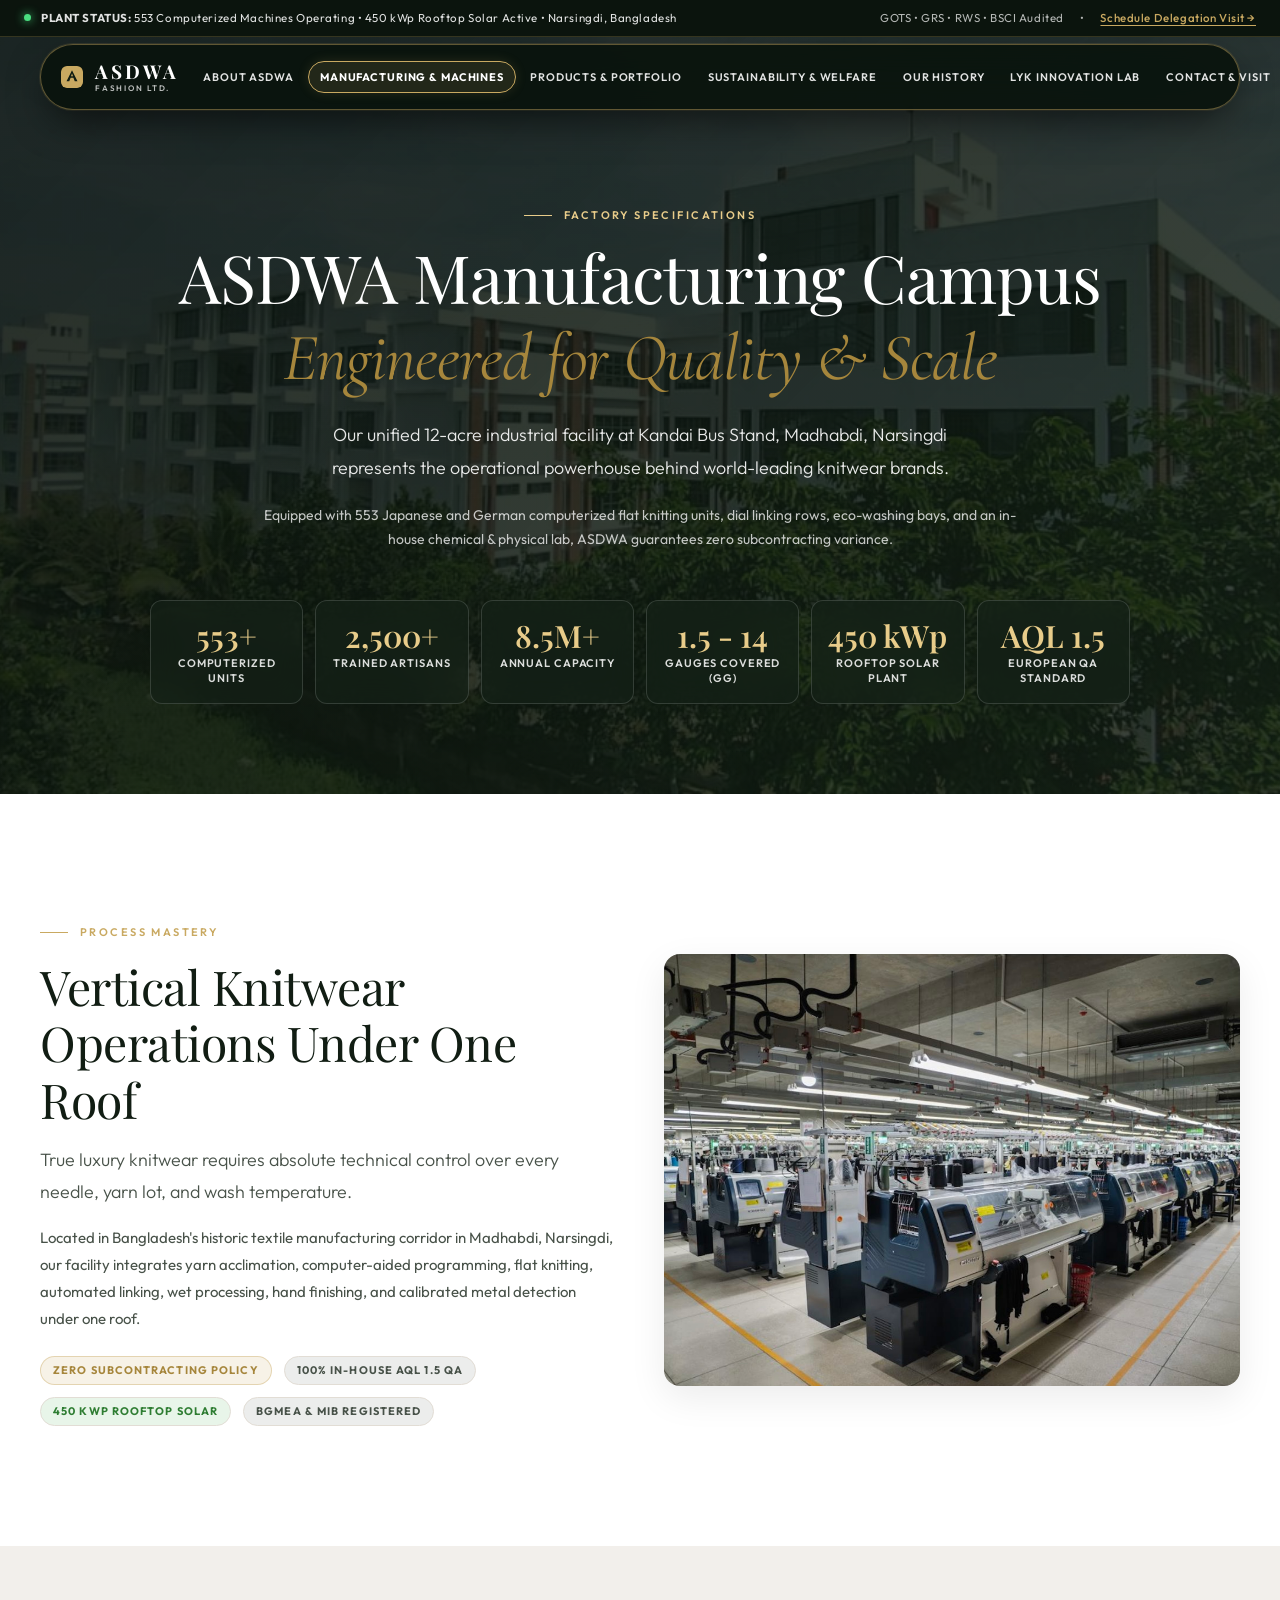
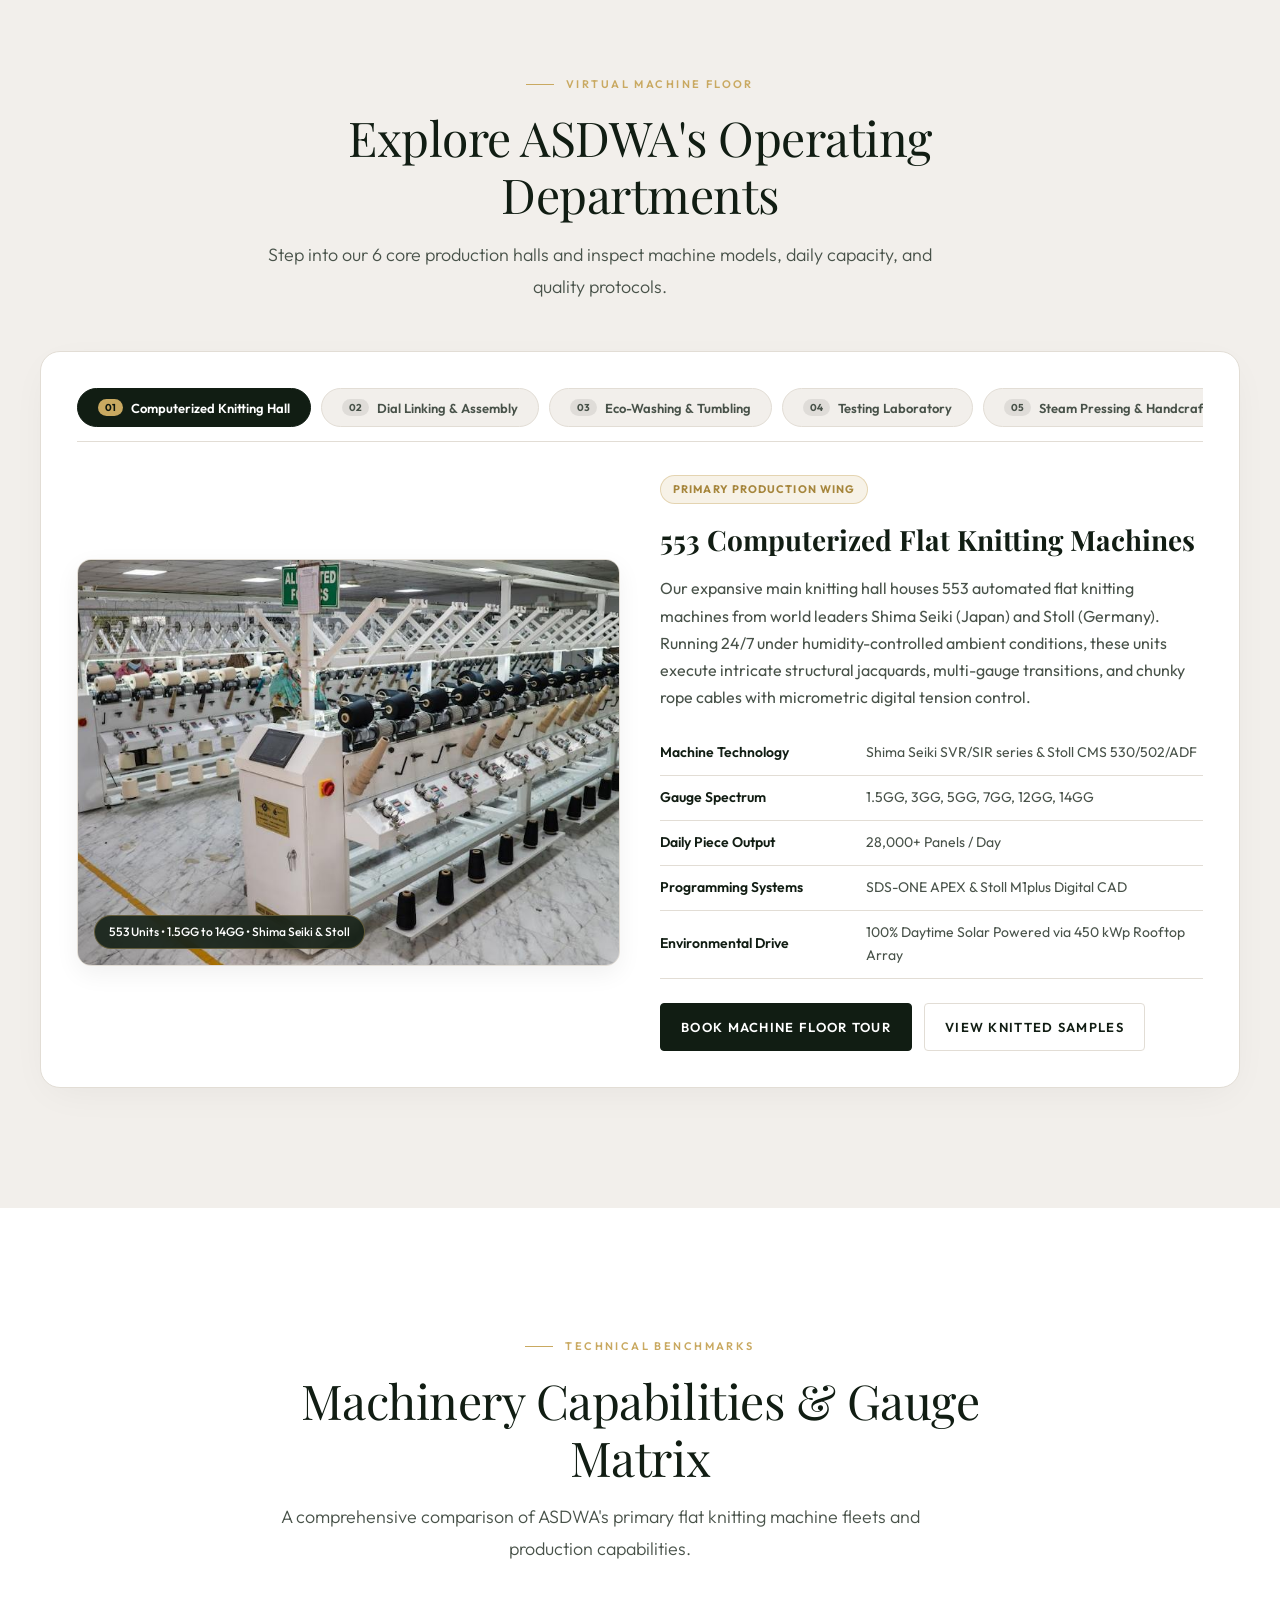
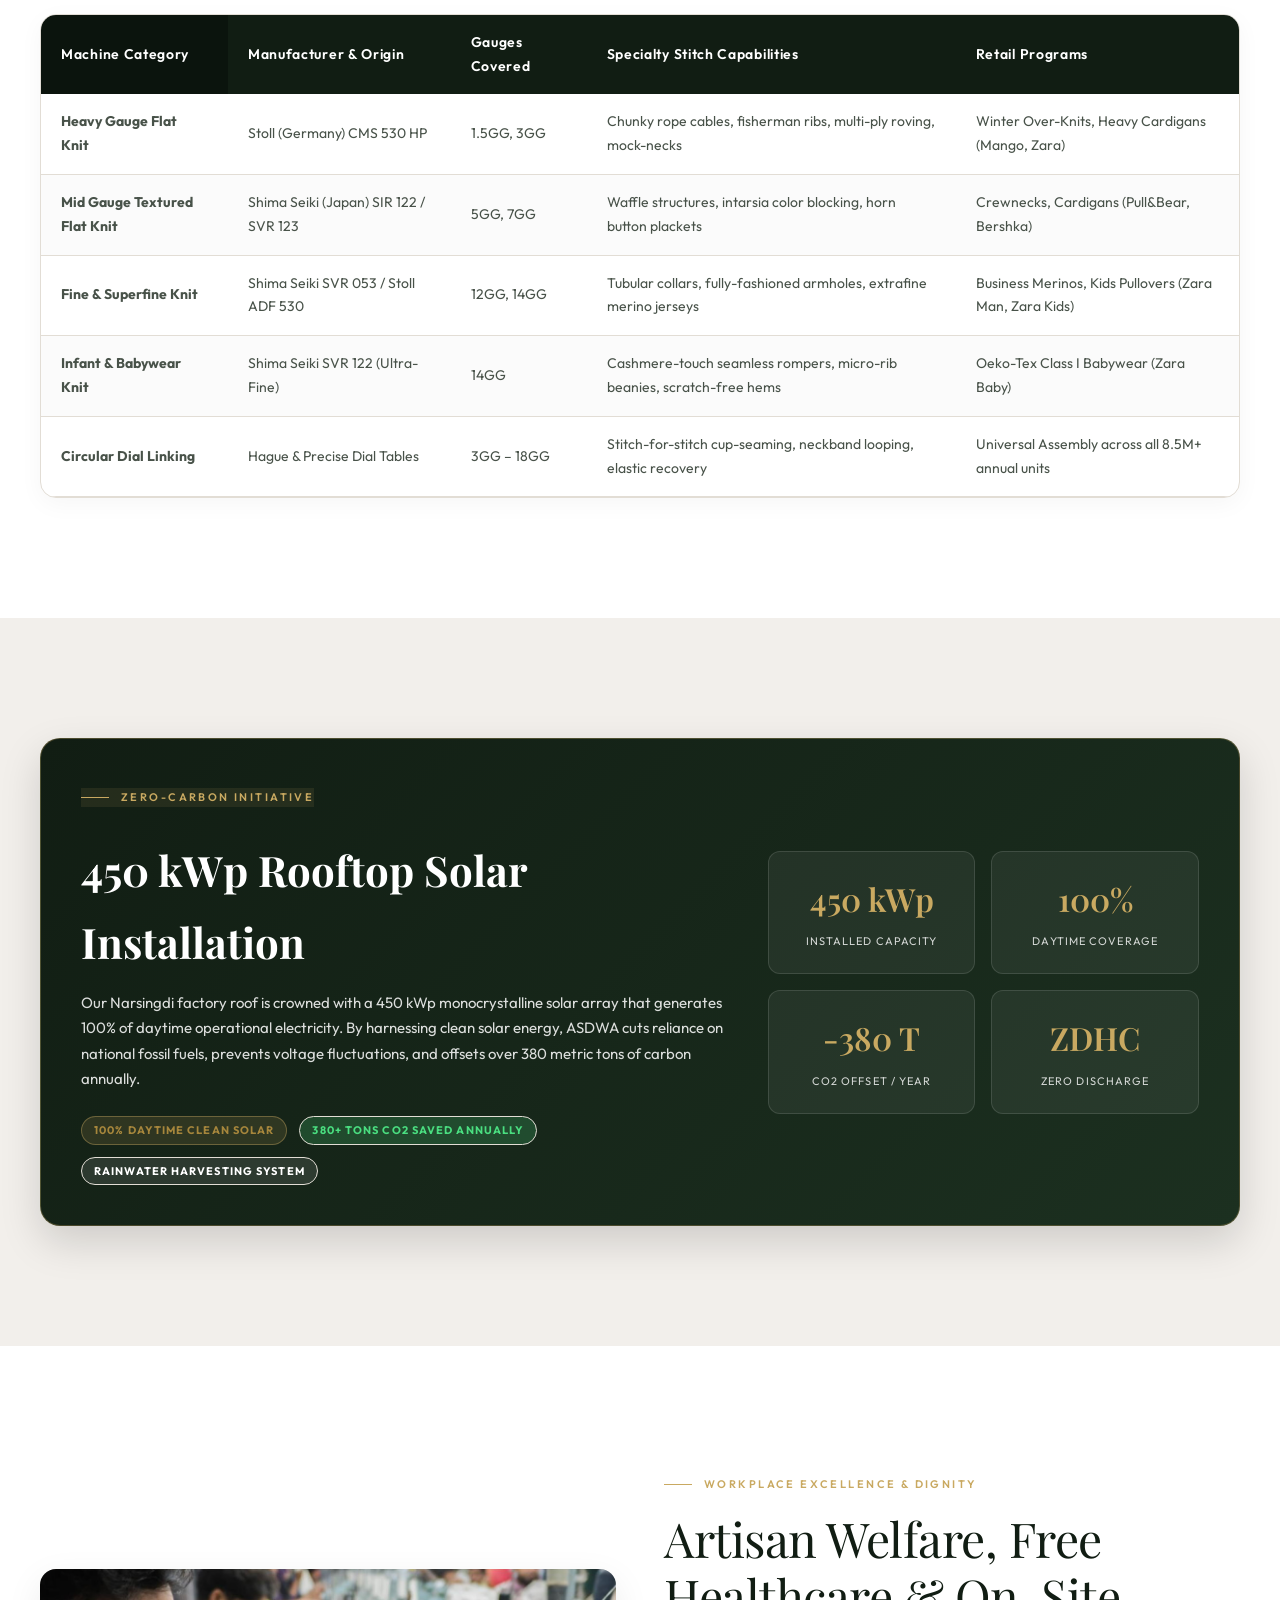
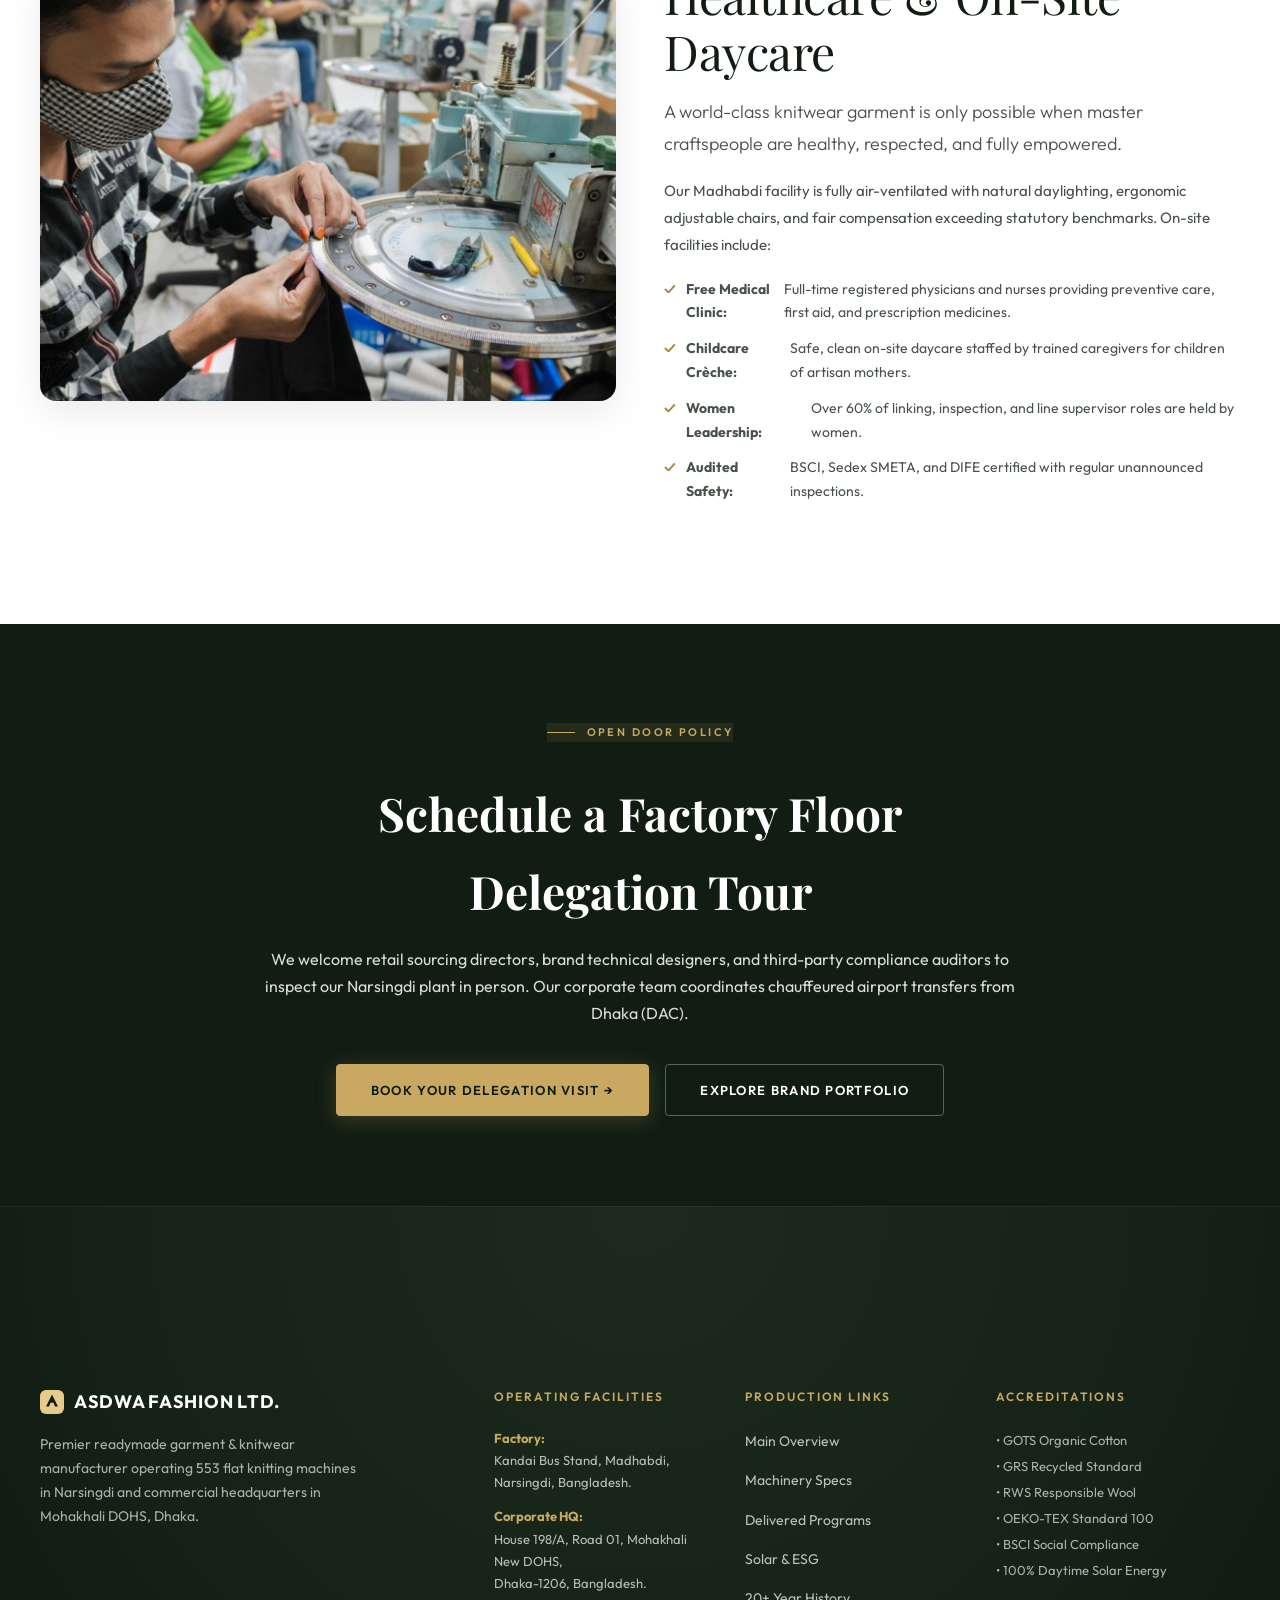
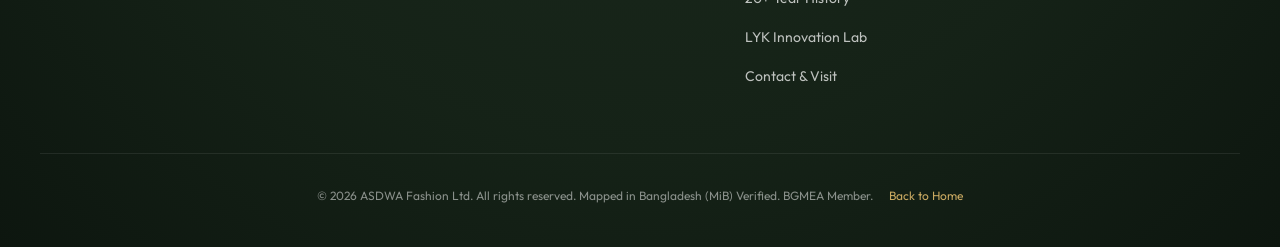
<file: manufacturing.html>
<!DOCTYPE html>
<html lang="en">
<head>
  <meta charset="utf-8">
  <meta name="viewport" content="width=device-width, initial-scale=1.0">
  <title>Manufacturing Facility &amp; High-Precision Machinery | ASDWA Fashion Ltd.</title>
  <meta name="description" content="Explore ASDWA Fashion Ltd.'s unified 12-acre manufacturing campus in Madhabdi, Narsingdi, Bangladesh. 553 Shima Seiki & Stoll computerized flat knitting machines, 380+ dial linkers, eco-washing, in-house lab, and 450 kWp rooftop solar.">
  <meta name="keywords" content="ASDWA Fashion Ltd factory, sweater manufacturing Bangladesh, Narsingdi textile plant, Shima Seiki flat knitting, Stoll knitwear machinery, dial linking, GOTS knitwear factory, BSCI Bangladesh">
  <meta property="og:type" content="website">
  <meta property="og:title" content="ASDWA Fashion Ltd. | Manufacturing Facility &amp; Machinery">
  <meta property="og:description" content="553 Computerized Flat Knitting Machines, 2,500+ master artisans, and complete vertical integration in Narsingdi, Bangladesh.">
  <meta property="og:image" content="images/Factory-Interior-Production-floor.jpg">

  <link rel="preconnect" href="https://fonts.googleapis.com">
  <link rel="preconnect" href="https://fonts.gstatic.com" crossorigin="">
  <link href="https://fonts.googleapis.com/css2?family=Playfair+Display:ital,wght@0,400;0,500;0,600;0,700;1,400;1,600&family=Outfit:wght@300;400;500;600;700&family=Cormorant+Garamond:ital,wght@0,500;0,600;1,400&display=swap" rel="stylesheet">
  <link rel="stylesheet" href="css/design-system.css">
  <link rel="stylesheet" href="css/responsive.css">

  <style>
    /* ============================================================ */
    /* MANUFACTURING FLAGSHIP PAGE STYLING                          */
    /* ============================================================ */


    /* Hero Section */
    .mfg-hero {
      position: relative;
      min-height: 80vh;
      display: flex;
      align-items: center;
      justify-content: center;
      padding: 160px var(--content-padding) 90px;
      background: linear-gradient(135deg, rgba(9, 17, 10, 0.88) 0%, rgba(18, 30, 20, 0.82) 100%), url('images/exterior-fabrica.jpg') center/cover no-repeat;
      color: var(--white);
      text-align: center;
      overflow: hidden;
    }

    .mfg-hero-content {
      position: relative;
      z-index: 10;
      max-width: 980px;
      margin: 0 auto;
    }

    .mfg-stats-ribbon {
      margin-top: 48px;
      display: grid;
      grid-template-columns: repeat(6, 1fr);
      gap: 12px;
      max-width: 1200px;
      width: 100%;
    }

    .mfg-stat-box {
      background: rgba(20, 34, 23, 0.7);
      backdrop-filter: blur(14px);
      -webkit-backdrop-filter: blur(14px);
      border: 1px solid rgba(255, 255, 255, 0.14);
      border-radius: 12px;
      padding: 18px 10px;
      text-align: center;
      transition: all 0.3s ease;
    }

    .mfg-stat-box:hover {
      background: rgba(28, 48, 32, 0.9);
      border-color: var(--gold);
      transform: translateY(-4px);
    }

    .mfg-stat-val {
      font-family: var(--font-display);
      font-size: clamp(22px, 2.4vw, 32px);
      font-weight: 600;
      color: var(--gold-light);
      line-height: 1.1;
      margin-bottom: 4px;
    }

    .mfg-stat-lbl {
      font-size: 11px;
      font-weight: 600;
      letter-spacing: 0.08em;
      text-transform: uppercase;
      color: rgba(255, 255, 255, 0.85);
      line-height: 1.3;
    }

    @media (max-width: 992px) {
      .mfg-stats-ribbon {
        grid-template-columns: repeat(3, 1fr);
      }
    }

    @media (max-width: 600px) {
      .mfg-stats-ribbon {
        grid-template-columns: repeat(2, 1fr);
      }
      .top-ticker {
        display: none;
      }
    }

    /* Department Navigator */
    .dept-nav-wrapper {
      background: var(--white);
      border: 1px solid var(--border);
      border-radius: 20px;
      padding: 36px;
      box-shadow: 0 10px 40px -10px rgba(17, 29, 19, 0.06);
    }

    .dept-tabs {
      display: flex;
      gap: 10px;
      overflow-x: auto;
      padding-bottom: 14px;
      border-bottom: 1px solid var(--border);
      margin-bottom: 32px;
      scrollbar-width: thin;
    }

    .dept-tab-btn {
      padding: 10px 20px;
      background: var(--bg-stone);
      border: 1px solid var(--border);
      border-radius: 999px;
      font-size: 13px;
      font-weight: 600;
      color: var(--text-secondary);
      white-space: nowrap;
      cursor: pointer;
      transition: all 0.2s ease;
      display: inline-flex;
      align-items: center;
      gap: 8px;
    }

    .dept-tab-btn:hover {
      background: var(--border);
      color: var(--text-primary);
    }

    .dept-tab-btn.active {
      background: var(--primary);
      color: var(--white);
      border-color: var(--primary);
    }

    .dept-tab-btn.active .dept-num {
      background: var(--gold);
      color: #0c150e;
    }

    .dept-num {
      background: rgba(0, 0, 0, 0.08);
      font-size: 10px;
      padding: 2px 7px;
      border-radius: 999px;
      font-weight: 700;
    }

    .dept-content-grid {
      display: grid;
      grid-template-columns: 1fr 1fr;
      gap: 40px;
      align-items: center;
      transition: opacity 0.25s cubic-bezier(0.16, 1, 0.3, 1);
    }

    @media (max-width: 860px) {
      .dept-content-grid {
        grid-template-columns: 1fr;
      }
      .dept-nav-wrapper {
        padding: 24px;
      }
    }

    .dept-media-box {
      border-radius: 14px;
      overflow: hidden;
      aspect-ratio: 4/3;
      background: var(--bg-stone);
      position: relative;
      border: 1px solid var(--border);
      box-shadow: 0 8px 24px rgba(0,0,0,0.06);
    }

    .dept-media-box img {
      width: 100%;
      height: 100%;
      object-fit: cover;
      transition: transform 0.5s ease;
    }

    .dept-media-box:hover img {
      transform: scale(1.04);
    }

    .dept-spec-pill {
      position: absolute;
      bottom: 16px;
      left: 16px;
      background: rgba(17, 29, 19, 0.88);
      backdrop-filter: blur(8px);
      color: var(--white);
      padding: 6px 14px;
      border-radius: 999px;
      font-size: 12px;
      font-weight: 500;
      border: 1px solid rgba(201, 169, 97, 0.4);
    }

    .spec-table-custom {
      width: 100%;
      margin: 20px 0;
      border-collapse: collapse;
      font-size: 14px;
    }

    .spec-table-custom tr {
      border-bottom: 1px solid var(--border);
    }

    .spec-table-custom td {
      padding: 10px 0;
      color: var(--text-secondary);
    }

    .spec-table-custom td:first-child {
      font-weight: 600;
      color: var(--text-primary);
      width: 38%;
    }

    /* Comparison Table */
    .compare-table-wrapper {
      background: var(--white);
      border: 1px solid var(--border);
      border-radius: 16px;
      overflow-x: auto;
      box-shadow: 0 6px 24px rgba(0,0,0,0.04);
    }

    .compare-table {
      width: 100%;
      min-width: 650px;
      border-collapse: collapse;
      font-size: 14px;
    }

    .compare-table th {
      background: var(--primary);
      color: var(--white);
      padding: 16px 20px;
      text-align: left;
      font-family: var(--font-body);
      font-weight: 600;
      letter-spacing: 0.05em;
    }

    .compare-table th:first-child {
      background: #0b140d;
    }

    .compare-table td {
      padding: 16px 20px;
      border-bottom: 1px solid var(--border);
      color: var(--text-secondary);
    }

    .compare-table tr:nth-child(even) td {
      background: rgba(0, 0, 0, 0.015);
    }

    .compare-table tr:hover td {
      background: rgba(201, 169, 97, 0.06);
    }

    /* Solar Gauge Box */
    .solar-dashboard-box {
      background: linear-gradient(135deg, #111D13 0%, #1c3020 100%);
      border: 1px solid rgba(201, 169, 97, 0.3);
      border-radius: 20px;
      padding: 40px;
      color: var(--white);
      box-shadow: 0 16px 40px rgba(0,0,0,0.15);
    }

    .solar-metric-card {
      background: rgba(255, 255, 255, 0.06);
      border: 1px solid rgba(255, 255, 255, 0.12);
      border-radius: 12px;
      padding: 20px;
      text-align: center;
    }
  </style>
</head>

<body data-base-path="">

  <!-- Top Announcement Bar -->
  <aside class="top-ticker" aria-label="Announcement">
    <div class="top-ticker-left">
      <span class="ticker-pulse"></span>
      <span><strong>PLANT STATUS:</strong> 553 Computerized Machines Operating &bull; 450 kWp Rooftop Solar Active &bull; Narsingdi, Bangladesh</span>
    </div>
    <div class="top-ticker-right">
      <span>GOTS &bull; GRS &bull; RWS &bull; BSCI Audited</span>
      <span>&bull;</span>
      <a href="contact.html">Schedule Delegation Visit &rarr;</a>
    </div>
  </aside>

  <!-- ============================================================ -->
  <!-- FLOATING LUXURY NAVIGATION                                   -->
  <!-- ============================================================ -->
  <nav class="ds-nav" id="navbar">
    <div class="ds-nav-inner">
      <a href="index.html" class="ds-nav-logo">
        <svg class="ds-nav-emblem-svg" width="22" height="22" viewBox="0 0 32 32" fill="none">
          <rect width="32" height="32" rx="7" fill="#C9A961" />
          <path d="M16 6L24 22H20L18 17H14L12 22H8L16 6Z" fill="#111D13" />
          <path d="M16 11L14.5 15H17.5L16 11Z" fill="#C9A961" />
        </svg>
        <span class="ds-nav-brand">
          <span class="ds-nav-title">ASDWA</span>
          <span class="ds-nav-sub">FASHION LTD.</span>
        </span>
      </a>

      <ul class="ds-nav-links" id="nav-links">
        <li><a href="index.html#about" class="ds-nav-link" data-i18n="nav.about">About ASDWA</a></li>
        <li><a href="manufacturing.html" class="ds-nav-link active" data-i18n="nav.manufacturing">Manufacturing</a></li>
        <li><a href="products.html" class="ds-nav-link" data-i18n="nav.products">Products &amp; Portfolio</a></li>
        <li><a href="responsibility.html" class="ds-nav-link" data-i18n="nav.responsibility">Sustainability &amp; Solar</a></li>
        <li><a href="our-history.html" class="ds-nav-link" data-i18n="nav.history">Our History</a></li>
        <li><a href="lyk.html" class="ds-nav-link" data-i18n="nav.lyk">LYK Lab</a></li>
        <li><a href="contact.html" class="ds-nav-link" data-i18n="nav.contact">Contact &amp; Visit</a></li>
      </ul>

      <div class="ds-nav-actions" style="display:flex;align-items:center;gap:12px;">
        <div class="ds-nav-langs">
          <button class="ds-lang-btn active" onclick="i18n.switchLanguage('en')" data-lang="en">EN</button>
          <button class="ds-lang-btn" onclick="i18n.switchLanguage('es')" data-lang="es">ES</button>
          <button class="ds-lang-btn" onclick="i18n.switchLanguage('ja')" data-lang="ja">JA</button>
        </div>
        <a href="contact.html" class="ds-btn ds-btn-gold" style="padding:8px 18px;font-size:12px;border-radius:999px;">Book Tour</a>
      </div>

      <button class="ds-hamburger" id="nav-toggle" aria-label="Toggle navigation">
        <span></span><span></span><span></span>
      </button>
    </div>
  </nav>
  <script>if(window.scrollY>30)document.getElementById('navbar').classList.add('scrolled');</script>

  <!-- ============================================================ -->
  <!-- HERO SECTION                                                 -->
  <!-- ============================================================ -->
  <header class="mfg-hero">
    <div class="mfg-hero-content">
      <div class="ds-eyebrow ds-eyebrow--white" data-i18n="manufacturing.hero_tag">Industrial Infrastructure &bull; Narsingdi Plant</div>
      <h1 class="ds-h1" style="color:white;">ASDWA Manufacturing Campus<br><em>Engineered for Quality &amp; Scale</em></h1>
      <p class="ds-lead" style="color:rgba(255,255,255,0.9);margin:0 auto 20px;">
        Our unified 12-acre industrial facility at Kandai Bus Stand, Madhabdi, Narsingdi represents the operational powerhouse behind world-leading knitwear brands.
      </p>
      <p style="font-size:14px;color:rgba(255,255,255,0.75);max-width:760px;margin:0 auto 36px;">
        Equipped with 553 Japanese and German computerized flat knitting units, dial linking rows, eco-washing bays, and an in-house chemical &amp; physical lab, ASDWA guarantees zero subcontracting variance.
      </p>

      <div class="mfg-stats-ribbon">
        <div class="mfg-stat-box">
          <div class="mfg-stat-val">553+</div>
          <div class="mfg-stat-lbl">Computerized Units</div>
        </div>
        <div class="mfg-stat-box">
          <div class="mfg-stat-val">2,500+</div>
          <div class="mfg-stat-lbl">Trained Artisans</div>
        </div>
        <div class="mfg-stat-box">
          <div class="mfg-stat-val">8.5M+</div>
          <div class="mfg-stat-lbl">Annual Capacity</div>
        </div>
        <div class="mfg-stat-box">
          <div class="mfg-stat-val">1.5 - 14</div>
          <div class="mfg-stat-lbl">Gauges Covered (GG)</div>
        </div>
        <div class="mfg-stat-box">
          <div class="mfg-stat-val">450 kWp</div>
          <div class="mfg-stat-lbl">Rooftop Solar Plant</div>
        </div>
        <div class="mfg-stat-box">
          <div class="mfg-stat-val">AQL 1.5</div>
          <div class="mfg-stat-lbl">European QA Standard</div>
        </div>
      </div>
    </div>
  </header>

  <!-- ============================================================ -->
  <!-- INTEGRATED OVERVIEW WITH REAL FACTORY PHOTOS                 -->
  <!-- ============================================================ -->
  <section class="ds-section ds-section--white">
    <div class="ds-container">
      <div class="ds-grid-2" style="align-items:center;">
        <div>
          <div class="ds-eyebrow" data-i18n="manufacturing.overview_tag">Vertical Oversight</div>
          <h2 class="ds-h2" data-i18n="manufacturing.overview_title">Vertical Knitwear Operations Under One Roof</h2>
          <p class="ds-lead" style="margin-bottom:16px;">
            True luxury knitwear requires absolute technical control over every needle, yarn lot, and wash temperature.
          </p>
          <p class="ds-body" style="margin-bottom:20px;">
            Located in Bangladesh's historic textile manufacturing corridor in Madhabdi, Narsingdi, our facility integrates yarn acclimation, computer-aided programming, flat knitting, automated linking, wet processing, hand finishing, and calibrated metal detection under one roof.
          </p>
          
          <div style="display:flex;gap:12px;flex-wrap:wrap;margin-top:24px;">
            <span class="ds-badge ds-badge-gold">Zero Subcontracting Policy</span>
            <span class="ds-badge ds-badge-primary">100% In-House AQL 1.5 QA</span>
            <span class="ds-badge" style="background:#e8f5e9;color:#2e7d32;">450 kWp Rooftop Solar</span>
            <span class="ds-badge ds-badge-stone">BGMEA &amp; MiB Registered</span>
          </div>
        </div>

        <div style="border-radius:16px;overflow:hidden;box-shadow:0 12px 36px rgba(0,0,0,0.08);aspect-ratio:4/3;background:var(--bg-stone);">
          <img src="images/Factory-Interior-Production-floor.jpg" alt="ASDWA Fashion Ltd. Main Production Floor" style="width:100%;height:100%;object-fit:cover;">
        </div>
      </div>
    </div>
  </section>

  <!-- ============================================================ -->
  <!-- INTERACTIVE DEPARTMENT FLOOR NAVIGATOR                       -->
  <!-- ============================================================ -->
  <section class="ds-section ds-section--stone">
    <div class="ds-container">
      <div class="ds-section-header" style="text-align:center;max-width:760px;margin:0 auto 48px;">
        <span class="ds-eyebrow">Virtual Machine Floor</span>
        <h2 class="ds-h2">Explore ASDWA's Operating Departments</h2>
        <p class="ds-lead">Step into our 6 core production halls and inspect machine models, daily capacity, and quality protocols.</p>
      </div>

      <div class="dept-nav-wrapper">
        <div class="dept-tabs" role="tablist">
          <button class="dept-tab-btn active" onclick="switchDept('knitting', this)">
            <span class="dept-num">01</span>
            <span>Computerized Knitting Hall</span>
          </button>
          <button class="dept-tab-btn" onclick="switchDept('linking', this)">
            <span class="dept-num">02</span>
            <span>Dial Linking &amp; Assembly</span>
          </button>
          <button class="dept-tab-btn" onclick="switchDept('washing', this)">
            <span class="dept-num">03</span>
            <span>Eco-Washing &amp; Tumbling</span>
          </button>
          <button class="dept-tab-btn" onclick="switchDept('lab', this)">
            <span class="dept-num">04</span>
            <span>Testing Laboratory</span>
          </button>
          <button class="dept-tab-btn" onclick="switchDept('finishing', this)">
            <span class="dept-num">05</span>
            <span>Steam Pressing &amp; Handcraft</span>
          </button>
          <button class="dept-tab-btn" onclick="switchDept('detection', this)">
            <span class="dept-num">06</span>
            <span>Conveyor Metal Detection</span>
          </button>
        </div>

        <div class="dept-content-grid" id="dept-grid-container">
          <div class="dept-media-box">
            <img id="dept-img" src="images/Knitting-machines-Close-up detail.jpg" alt="Shima Seiki & Stoll computerized knitting machines at ASDWA Fashion Ltd.">
            <div class="dept-spec-pill" id="dept-pill">553 Units &bull; 1.5GG to 14GG &bull; Shima Seiki &amp; Stoll</div>
          </div>

          <div>
            <span class="ds-badge ds-badge-gold" id="dept-badge">Primary Production Wing</span>
            <h3 id="dept-title" style="font-family:var(--font-display);font-size:28px;color:var(--primary);margin:12px 0;">553 Computerized Flat Knitting Machines</h3>
            <p id="dept-desc" style="color:var(--text-secondary);line-height:1.7;">
              Our expansive main knitting hall houses 553 automated flat knitting machines from world leaders Shima Seiki (Japan) and Stoll (Germany). Running 24/7 under humidity-controlled ambient conditions, these units execute intricate structural jacquards, multi-gauge transitions, and chunky rope cables with micrometric digital tension control.
            </p>

            <table class="spec-table-custom">
              <tr>
                <td>Machine Technology</td>
                <td id="dept-tech">Shima Seiki SVR/SIR series &amp; Stoll CMS 530/502/ADF</td>
              </tr>
              <tr>
                <td>Gauge Spectrum</td>
                <td id="dept-gauge">1.5GG, 3GG, 5GG, 7GG, 12GG, 14GG</td>
              </tr>
              <tr>
                <td>Daily Piece Output</td>
                <td id="dept-output">28,000+ Panels / Day</td>
              </tr>
              <tr>
                <td>Programming Systems</td>
                <td id="dept-cad">SDS-ONE APEX &amp; Stoll M1plus Digital CAD</td>
              </tr>
              <tr>
                <td>Environmental Drive</td>
                <td id="dept-power">100% Daytime Solar Powered via 450 kWp Rooftop Array</td>
              </tr>
            </table>

            <div style="display:flex;gap:12px;margin-top:24px;">
              <a href="contact.html" class="ds-btn ds-btn-primary" style="padding:10px 20px;font-size:13px;">Book Machine Floor Tour</a>
              <a href="products.html" class="ds-btn ds-btn-secondary" style="padding:10px 20px;font-size:13px;">View Knitted Samples</a>
            </div>
          </div>
        </div>
      </div>
    </div>
  </section>

  <!-- ============================================================ -->
  <!-- TECHNICAL MACHINE COMPARATOR TABLE                           -->
  <!-- ============================================================ -->
  <section class="ds-section ds-section--white">
    <div class="ds-container">
      <div class="ds-section-header" style="text-align:center;max-width:760px;margin:0 auto 48px;">
        <span class="ds-eyebrow">Technical Benchmarks</span>
        <h2 class="ds-h2">Machinery Capabilities &amp; Gauge Matrix</h2>
        <p class="ds-lead">A comprehensive comparison of ASDWA's primary flat knitting machine fleets and production capabilities.</p>
      </div>

      <div class="compare-table-wrapper">
        <table class="compare-table">
          <thead>
            <tr>
              <th>Machine Category</th>
              <th>Manufacturer &amp; Origin</th>
              <th>Gauges Covered</th>
              <th>Specialty Stitch Capabilities</th>
              <th>Retail Programs</th>
            </tr>
          </thead>
          <tbody>
            <tr>
              <td><strong>Heavy Gauge Flat Knit</strong></td>
              <td>Stoll (Germany) CMS 530 HP</td>
              <td>1.5GG, 3GG</td>
              <td>Chunky rope cables, fisherman ribs, multi-ply roving, mock-necks</td>
              <td>Winter Over-Knits, Heavy Cardigans (Mango, Zara)</td>
            </tr>
            <tr>
              <td><strong>Mid Gauge Textured Flat Knit</strong></td>
              <td>Shima Seiki (Japan) SIR 122 / SVR 123</td>
              <td>5GG, 7GG</td>
              <td>Waffle structures, intarsia color blocking, horn button plackets</td>
              <td>Crewnecks, Cardigans (Pull&amp;Bear, Bershka)</td>
            </tr>
            <tr>
              <td><strong>Fine &amp; Superfine Knit</strong></td>
              <td>Shima Seiki SVR 053 / Stoll ADF 530</td>
              <td>12GG, 14GG</td>
              <td>Tubular collars, fully-fashioned armholes, extrafine merino jerseys</td>
              <td>Business Merinos, Kids Pullovers (Zara Man, Zara Kids)</td>
            </tr>
            <tr>
              <td><strong>Infant &amp; Babywear Knit</strong></td>
              <td>Shima Seiki SVR 122 (Ultra-Fine)</td>
              <td>14GG</td>
              <td>Cashmere-touch seamless rompers, micro-rib beanies, scratch-free hems</td>
              <td>Oeko-Tex Class I Babywear (Zara Baby)</td>
            </tr>
            <tr>
              <td><strong>Circular Dial Linking</strong></td>
              <td>Hague &amp; Precise Dial Tables</td>
              <td>3GG &ndash; 18GG</td>
              <td>Stitch-for-stitch cup-seaming, neckband looping, elastic recovery</td>
              <td>Universal Assembly across all 8.5M+ annual units</td>
            </tr>
          </tbody>
        </table>
      </div>
    </div>
  </section>

  <!-- ============================================================ -->
  <!-- 450 KWP SOLAR DASHBOARD & GREEN MANUFACTURING                -->
  <!-- ============================================================ -->
  <section class="ds-section ds-section--stone">
    <div class="ds-container">
      <div class="solar-dashboard-box">
        <div style="display:grid;grid-template-columns:1.2fr 0.8fr;gap:40px;align-items:center;">
          <div>
            <span class="ds-eyebrow" style="color:var(--gold);border-color:rgba(201,169,97,0.3);background:rgba(201,169,97,0.1);">Zero-Carbon Initiative</span>
            <h2 style="font-family:var(--font-display);font-size:clamp(28px, 3.5vw, 42px);color:white;margin:12px 0;">450 kWp Rooftop Solar Installation</h2>
            <p style="font-size:15px;color:rgba(255,255,255,0.85);line-height:1.7;margin-bottom:24px;">
              Our Narsingdi factory roof is crowned with a 450 kWp monocrystalline solar array that generates 100% of daytime operational electricity. By harnessing clean solar energy, ASDWA cuts reliance on national fossil fuels, prevents voltage fluctuations, and offsets over 380 metric tons of carbon annually.
            </p>
            <div style="display:flex;gap:12px;flex-wrap:wrap;">
              <span class="ds-badge ds-badge-gold">100% Daytime Clean Solar</span>
              <span class="ds-badge" style="background:rgba(74,222,128,0.2);color:#4ade80;">380+ Tons CO2 Saved Annually</span>
              <span class="ds-badge" style="background:rgba(255,255,255,0.1);color:white;">Rainwater Harvesting System</span>
            </div>
          </div>

          <div style="display:grid;grid-template-columns:1fr 1fr;gap:16px;">
            <div class="solar-metric-card">
              <span style="font-family:var(--font-display);font-size:32px;color:var(--gold);display:block;font-weight:600;">450 kWp</span>
              <span style="font-size:11px;text-transform:uppercase;letter-spacing:0.1em;opacity:0.8;">Installed Capacity</span>
            </div>
            <div class="solar-metric-card">
              <span style="font-family:var(--font-display);font-size:32px;color:var(--gold);display:block;font-weight:600;">100%</span>
              <span style="font-size:11px;text-transform:uppercase;letter-spacing:0.1em;opacity:0.8;">Daytime Coverage</span>
            </div>
            <div class="solar-metric-card">
              <span style="font-family:var(--font-display);font-size:32px;color:var(--gold);display:block;font-weight:600;">-380 T</span>
              <span style="font-size:11px;text-transform:uppercase;letter-spacing:0.1em;opacity:0.8;">CO2 Offset / Year</span>
            </div>
            <div class="solar-metric-card">
              <span style="font-family:var(--font-display);font-size:32px;color:var(--gold);display:block;font-weight:600;">ZDHC</span>
              <span style="font-size:11px;text-transform:uppercase;letter-spacing:0.1em;opacity:0.8;">Zero Discharge</span>
            </div>
          </div>
        </div>
      </div>
    </div>
  </section>

  <!-- ============================================================ -->
  <!-- WORKER WELFARE & FACTORY LIFE SPOTLIGHT                      -->
  <!-- ============================================================ -->
  <section class="ds-section ds-section--white">
    <div class="ds-container">
      <div class="ds-grid-2" style="align-items:center;">
        <div style="border-radius:16px;overflow:hidden;box-shadow:0 12px 36px rgba(0,0,0,0.08);aspect-ratio:4/3;background:var(--bg-stone);">
          <img src="images/Production-line-Workers-machinery.jpg" alt="Production workers and technicians at ASDWA Fashion Ltd." style="width:100%;height:100%;object-fit:cover;">
        </div>

        <div>
          <div class="ds-eyebrow">Workplace Excellence &amp; Dignity</div>
          <h2 class="ds-h2">Artisan Welfare, Free Healthcare &amp; On-Site Daycare</h2>
          <p class="ds-lead" style="margin-bottom:16px;">
            A world-class knitwear garment is only possible when master craftspeople are healthy, respected, and fully empowered.
          </p>
          <p class="ds-body" style="margin-bottom:20px;">
            Our Madhabdi facility is fully air-ventilated with natural daylighting, ergonomic adjustable chairs, and fair compensation exceeding statutory benchmarks. On-site facilities include:
          </p>
          <ul style="list-style:none;display:flex;flex-direction:column;gap:12px;font-size:14px;color:var(--text-secondary);">
            <li style="display:flex;align-items:flex-start;gap:10px;"><strong style="color:var(--gold-dark);">&#10003;</strong> <strong>Free Medical Clinic:</strong> Full-time registered physicians and nurses providing preventive care, first aid, and prescription medicines.</li>
            <li style="display:flex;align-items:flex-start;gap:10px;"><strong style="color:var(--gold-dark);">&#10003;</strong> <strong>Childcare Crèche:</strong> Safe, clean on-site daycare staffed by trained caregivers for children of artisan mothers.</li>
            <li style="display:flex;align-items:flex-start;gap:10px;"><strong style="color:var(--gold-dark);">&#10003;</strong> <strong>Women Leadership:</strong> Over 60% of linking, inspection, and line supervisor roles are held by women.</li>
            <li style="display:flex;align-items:flex-start;gap:10px;"><strong style="color:var(--gold-dark);">&#10003;</strong> <strong>Audited Safety:</strong> BSCI, Sedex SMETA, and DIFE certified with regular unannounced inspections.</li>
          </ul>
        </div>
      </div>
    </div>
  </section>

  <!-- ============================================================ -->
  <!-- CALL TO ACTION & FACTORY TOUR BOOKING                        -->
  <!-- ============================================================ -->
  <section style="background:var(--primary);color:white;padding:90px var(--content-padding);text-align:center;">
    <div class="ds-container" style="max-width:760px;margin:0 auto;">
      <span class="ds-eyebrow" style="color:var(--gold);border-color:rgba(201,169,97,0.3);background:rgba(201,169,97,0.1);">Open Door Policy</span>
      <h2 style="font-family:var(--font-display);font-size:clamp(30px, 4vw, 46px);margin:16px 0;">Schedule a Factory Floor Delegation Tour</h2>
      <p style="font-size:16px;color:rgba(255,255,255,0.85);line-height:1.7;margin-bottom:36px;">
        We welcome retail sourcing directors, brand technical designers, and third-party compliance auditors to inspect our Narsingdi plant in person. Our corporate team coordinates chauffeured airport transfers from Dhaka (DAC).
      </p>
      <div style="display:flex;gap:16px;justify-content:center;flex-wrap:wrap;">
        <a href="contact.html" class="ds-btn ds-btn-gold">Book Your Delegation Visit &rarr;</a>
        <a href="products.html" class="ds-btn ds-btn-secondary" style="border-color:rgba(255,255,255,0.3);color:white;">Explore Brand Portfolio</a>
      </div>
    </div>
  </section>

  <!-- ============================================================ -->
  <!-- FOOTER                                                       -->
  <!-- ============================================================ -->
  <footer class="ds-footer">
    <div class="ds-footer-top">
      <div class="ds-container">
        <div class="ds-footer-grid">
          <div>
            <div style="display:inline-flex;align-items:center;gap:10px;margin-bottom:16px;">
              <svg width="24" height="24" viewBox="0 0 32 32" fill="none">
                <rect width="32" height="32" rx="8" fill="url(#footGoldM)"/>
                <path d="M16 6L24 22H20L18 17H14L12 22H8L16 6Z" fill="#111D13"/>
                <defs>
                  <linearGradient id="footGoldM" x1="0" y1="0" x2="32" y2="32">
                    <stop stop-color="#E8CC8A"/>
                    <stop offset="1" stop-color="#A6863C"/>
                  </linearGradient>
                </defs>
              </svg>
              <span style="font-size:18px;font-weight:700;color:white;letter-spacing:0.04em;">ASDWA FASHION LTD.</span>
            </div>
            <p style="font-size:14px;color:rgba(255,255,255,0.65);line-height:1.7;max-width:320px;">
              Premier readymade garment &amp; knitwear manufacturer operating 553 flat knitting machines in Narsingdi and commercial headquarters in Mohakhali DOHS, Dhaka.
            </p>
          </div>

          <div>
            <h4 class="ds-footer-title">Operating Facilities</h4>
            <p style="font-size:13px;color:rgba(255,255,255,0.7);line-height:1.7;margin-bottom:12px;">
              <strong style="color:var(--gold);">Factory:</strong><br>
              Kandai Bus Stand, Madhabdi,<br>
              Narsingdi, Bangladesh.
            </p>
            <p style="font-size:13px;color:rgba(255,255,255,0.7);line-height:1.7;">
              <strong style="color:var(--gold);">Corporate HQ:</strong><br>
              House 198/A, Road 01, Mohakhali New DOHS,<br>
              Dhaka-1206, Bangladesh.
            </p>
          </div>

          <div>
            <h4 class="ds-footer-title">Production Links</h4>
            <ul class="ds-footer-links">
              <li><a href="index.html">Main Overview</a></li>
              <li><a href="manufacturing.html">Machinery Specs</a></li>
              <li><a href="products.html">Delivered Programs</a></li>
              <li><a href="responsibility.html">Solar &amp; ESG</a></li>
              <li><a href="our-history.html">20+ Year History</a></li>
              <li><a href="lyk.html">LYK Innovation Lab</a></li>
              <li><a href="contact.html">Contact &amp; Visit</a></li>
            </ul>
          </div>

          <div>
            <h4 class="ds-footer-title">Accreditations</h4>
            <ul style="list-style:none;font-size:13px;color:rgba(255,255,255,0.65);line-height:2;">
              <li>&bull; GOTS Organic Cotton</li>
              <li>&bull; GRS Recycled Standard</li>
              <li>&bull; RWS Responsible Wool</li>
              <li>&bull; OEKO-TEX Standard 100</li>
              <li>&bull; BSCI Social Compliance</li>
              <li>&bull; 100% Daytime Solar Energy</li>
            </ul>
          </div>
        </div>
      </div>
    </div>

    <div class="ds-footer-bottom">
      <div class="ds-container" style="display:flex;justify-content:space-between;align-items:center;flex-wrap:wrap;gap:16px;">
        <p style="font-size:12px;color:rgba(255,255,255,0.5);">&copy; 2026 ASDWA Fashion Ltd. All rights reserved. Mapped in Bangladesh (MiB) Verified. BGMEA Member.</p>
        <p style="font-size:12px;color:rgba(255,255,255,0.5);"><a href="index.html" style="color:var(--gold);">Back to Home</a></p>
      </div>
    </div>
  </footer>

  <script src="js/main.js"></script>
  <script src="js/mobile-menu.js"></script>
  <script>
    // Department Virtual Floor Navigator Data
    const deptData = {
      'knitting': {
        img: 'images/Knitting-machines-Close-up detail.jpg',
        badge: 'Primary Production Wing',
        title: '553 Computerized Flat Knitting Machines',
        desc: 'Our main knitting hall houses 553 automated flat knitting machines from world leaders Shima Seiki (Japan) and Stoll (Germany). Running 24/7 under humidity-controlled ambient conditions, these units execute intricate structural jacquards, multi-gauge transitions, and chunky rope cables with micrometric digital tension control.',
        pill: '553 Units &bull; 1.5GG to 14GG &bull; Shima Seiki & Stoll',
        tech: 'Shima Seiki SVR/SIR series & Stoll CMS 530/502/ADF',
        gauge: '1.5GG, 3GG, 5GG, 7GG, 12GG, 14GG',
        output: '28,000+ Panels / Day',
        cad: 'SDS-ONE APEX & Stoll M1plus Digital CAD',
        power: '100% Daytime Solar Powered via 450 kWp Rooftop Array'
      },
      'linking': {
        img: 'images/Production-line-Workers-machinery.jpg',
        badge: 'High-Precision Assembly Hall',
        title: '380+ Circular Dial Linking Machines',
        desc: 'Panels are united stitch-by-stitch on automated circular dial linkers ranging from 3GG to 18GG. Operated by master artisans, this method ensures seamless neckband elasticity, perfect armhole drape, and exact stripe alignment across side seams without bulky stitching ridges.',
        pill: '380+ Units &bull; 3GG to 18GG Dial Gauge',
        tech: 'Precision Circular Dial Linking Machines (3GG to 18GG)',
        gauge: 'Coarse 3GG to Ultra-Fine 18GG',
        output: '25,000+ Assembled Garments / Day',
        cad: 'Strict Needle-by-Needle Loop Matching',
        power: 'Ergonomic LED Task-Lighting & Variable Drives'
      },
      'washing': {
        img: 'images/factory-environment.jpg',
        badge: 'Wet Processing & Softening Bay',
        title: 'Low-Liquor Eco-Wash & Tumbling Bays',
        desc: 'Knitwear requires precise wet finishing to release knitting tension, remove spinning oils, and achieve specified hand-feel. Our commercial wash drums utilize low liquor ratios, organic bio-softening enzymes, and closed-loop filtration to prevent shrinkage and conserve water.',
        pill: '12 Commercial Tumblers &bull; Closed-Loop Water',
        tech: 'Low-Liquor Industrial Tumbling Drums with Heat Recovery',
        gauge: 'Universal Wash Cycles for Cotton, Wool & Cashmere',
        output: '30,000+ Units / Day Washing & Tumbling Capacity',
        cad: 'Automated Chemical Dosing & Bio-Enzymes',
        power: 'Water Recycling & ZDHC Compliant Effluent Treatment'
      },
      'lab': {
        img: 'images/Factory-Interior-Production-floor.jpg',
        badge: 'Accredited Quality Control Lab',
        title: 'In-House Physical & Chemical Testing Lab',
        desc: 'Before any production run is approved for bulk cutting or export, our in-house lab tests yarn and knitted panels for dimensional shrinkage after home washing, Martindale pilling resistance, dry/wet color crocking, and burst tensile strength to satisfy Inditex and European standards.',
        pill: 'European Calibration &bull; AQL 1.5 Benchmark',
        tech: 'Tensile Rig, Martindale Pilling Box, Crockmeter, Light Cabinet',
        gauge: 'All Gauge Programs & Certified Yarns',
        output: 'Batch-by-Batch QA Verification Certificates',
        cad: 'Standardized ISO / AATCC / ASTM Test Protocols',
        power: 'Climate-Controlled 21&deg;C / 65% RH Testing Environment'
      },
      'finishing': {
        img: 'images/hombre-cardigan.jpeg',
        badge: 'Steam Shaping & Handcraft',
        title: 'Vacuum Steam Pressing & Dimensional Jigs',
        desc: 'Every garment is pressed on vacuum-suction steam iron tables using custom aluminum and wooden sizing templates. Skilled technicians ensure exact sleeve length, chest circumference, and collar symmetry before attaching branded care tags and neck labels.',
        pill: '40 Vacuum Steam Tables &bull; Custom Sizing Jigs',
        tech: 'High-Pressure Steam Tables with Integrated Vacuum Extraction',
        gauge: 'All Gauges (Fine to Chunky Outerwear)',
        output: '25,000+ Finished Sweaters / Day',
        cad: 'Digital Caliper & Spec Sheet 9-Point Dimension Verification',
        power: 'Energy-Efficient Centralized Steam Boiler System'
      },
      'detection': {
        img: 'images/exterior-fabrica.jpg',
        badge: '100% Consumer Safety Gate',
        title: 'Dual-Conveyor Calibrated Metal Detectors',
        desc: 'To protect consumers and comply with strict European infant and child safety regulations, 100% of finished garments pass through dual-head conveyor metal detectors calibrated to 1.0mm Fe / 1.2mm Non-Fe sensitivity before polybag packaging.',
        pill: 'Dual-Head Conveyor Detectors &bull; 100% Garment Screening',
        tech: 'High-Sensitivity Conveyor Metal Detection Gates',
        gauge: 'All Knitted Products (Adult, Kids & Babywear)',
        output: '100% Inspected & Certified Needle-Free',
        cad: 'Automatic Audible & Conveyor-Stop Safety Trigger',
        power: 'Hourly Test-Piece Calibration Validation Logs'
      }
    };

    function switchDept(deptKey, btn) {
      document.querySelectorAll('.dept-tab-btn').forEach(b => b.classList.remove('active'));
      btn.classList.add('active');

      const data = deptData[deptKey];
      if (!data) return;

      const container = document.getElementById('dept-grid-container');
      container.style.opacity = '0.35';

      setTimeout(() => {
        document.getElementById('dept-img').src = data.img;
        document.getElementById('dept-pill').textContent = data.pill;
        document.getElementById('dept-badge').textContent = data.badge;
        document.getElementById('dept-title').textContent = data.title;
        document.getElementById('dept-desc').textContent = data.desc;
        document.getElementById('dept-tech').textContent = data.tech;
        document.getElementById('dept-gauge').textContent = data.gauge;
        document.getElementById('dept-output').textContent = data.output;
        document.getElementById('dept-cad').textContent = data.cad;
        document.getElementById('dept-power').textContent = data.power;
        container.style.opacity = '1';
      }, 160);
    }

    document.addEventListener('DOMContentLoaded', () => {
      if (typeof i18n !== 'undefined') i18n.init();
    });
  </script>
</body>
</html>
</file>
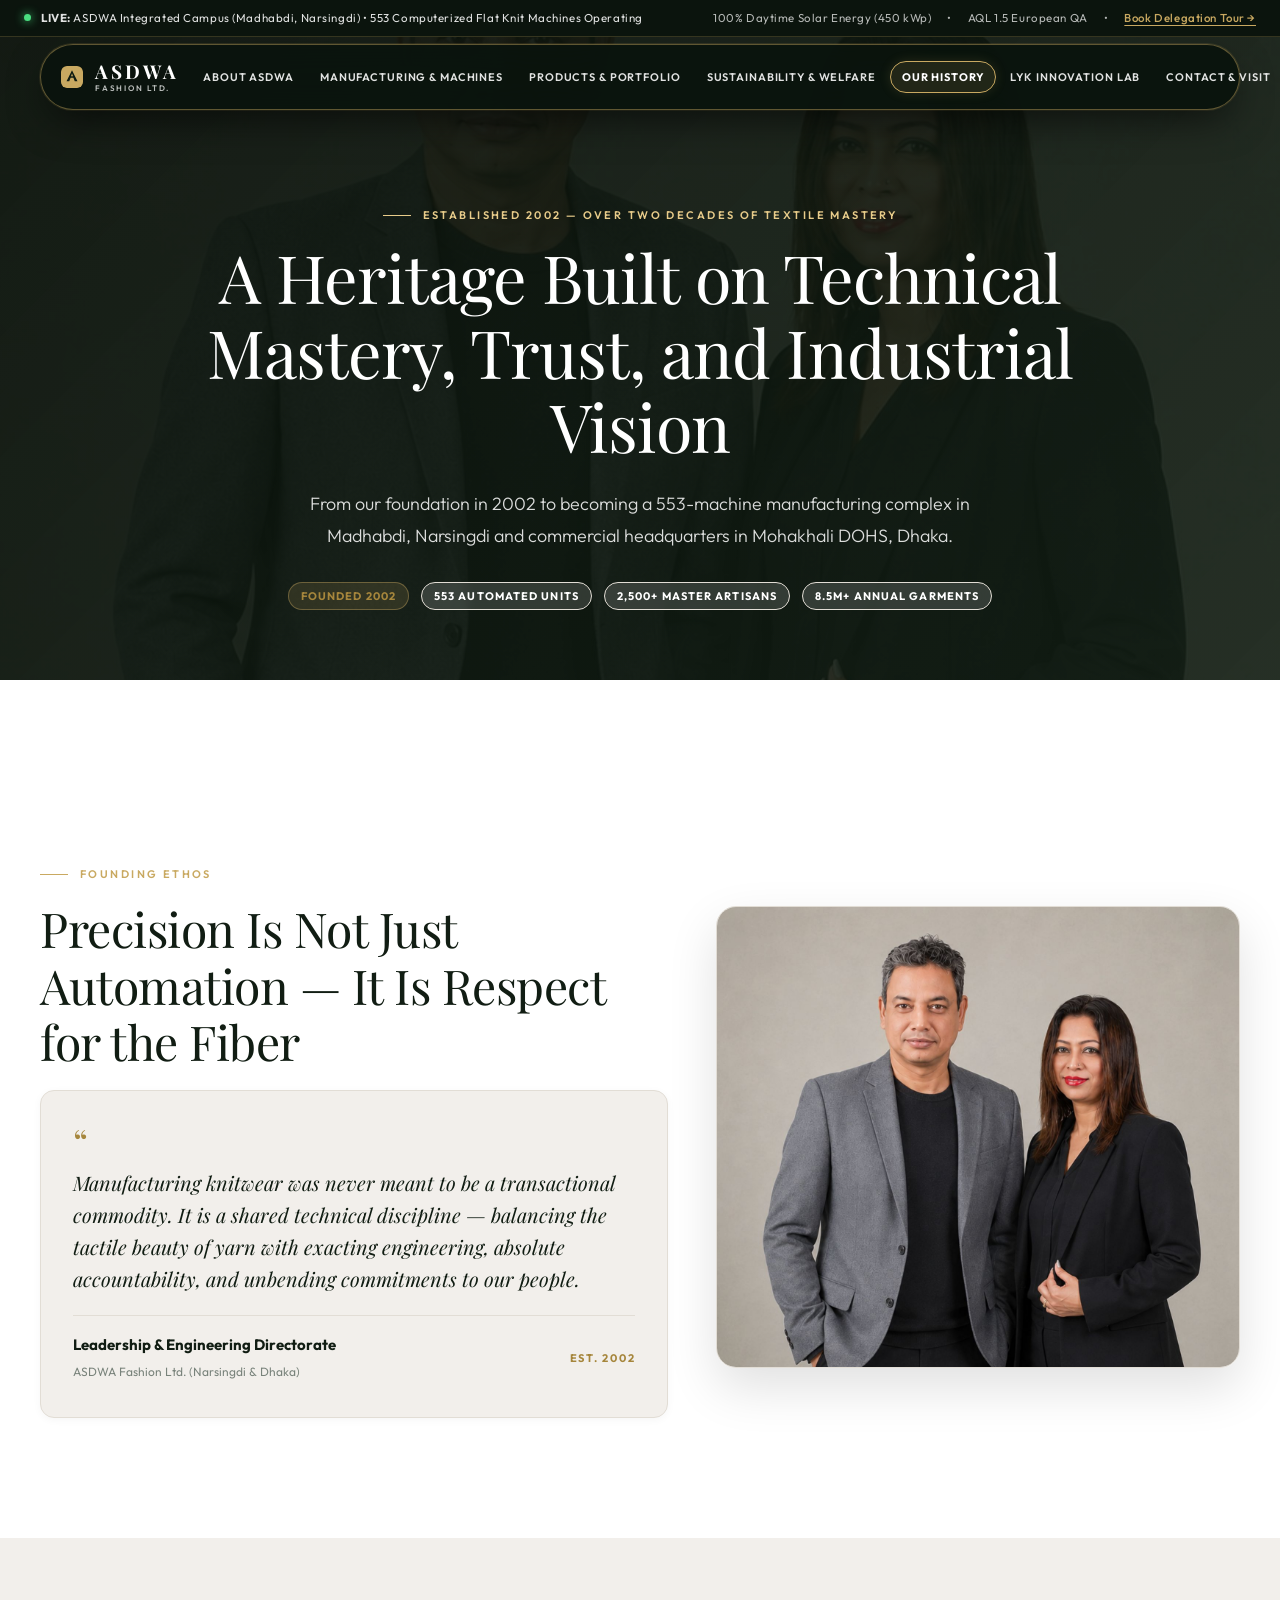
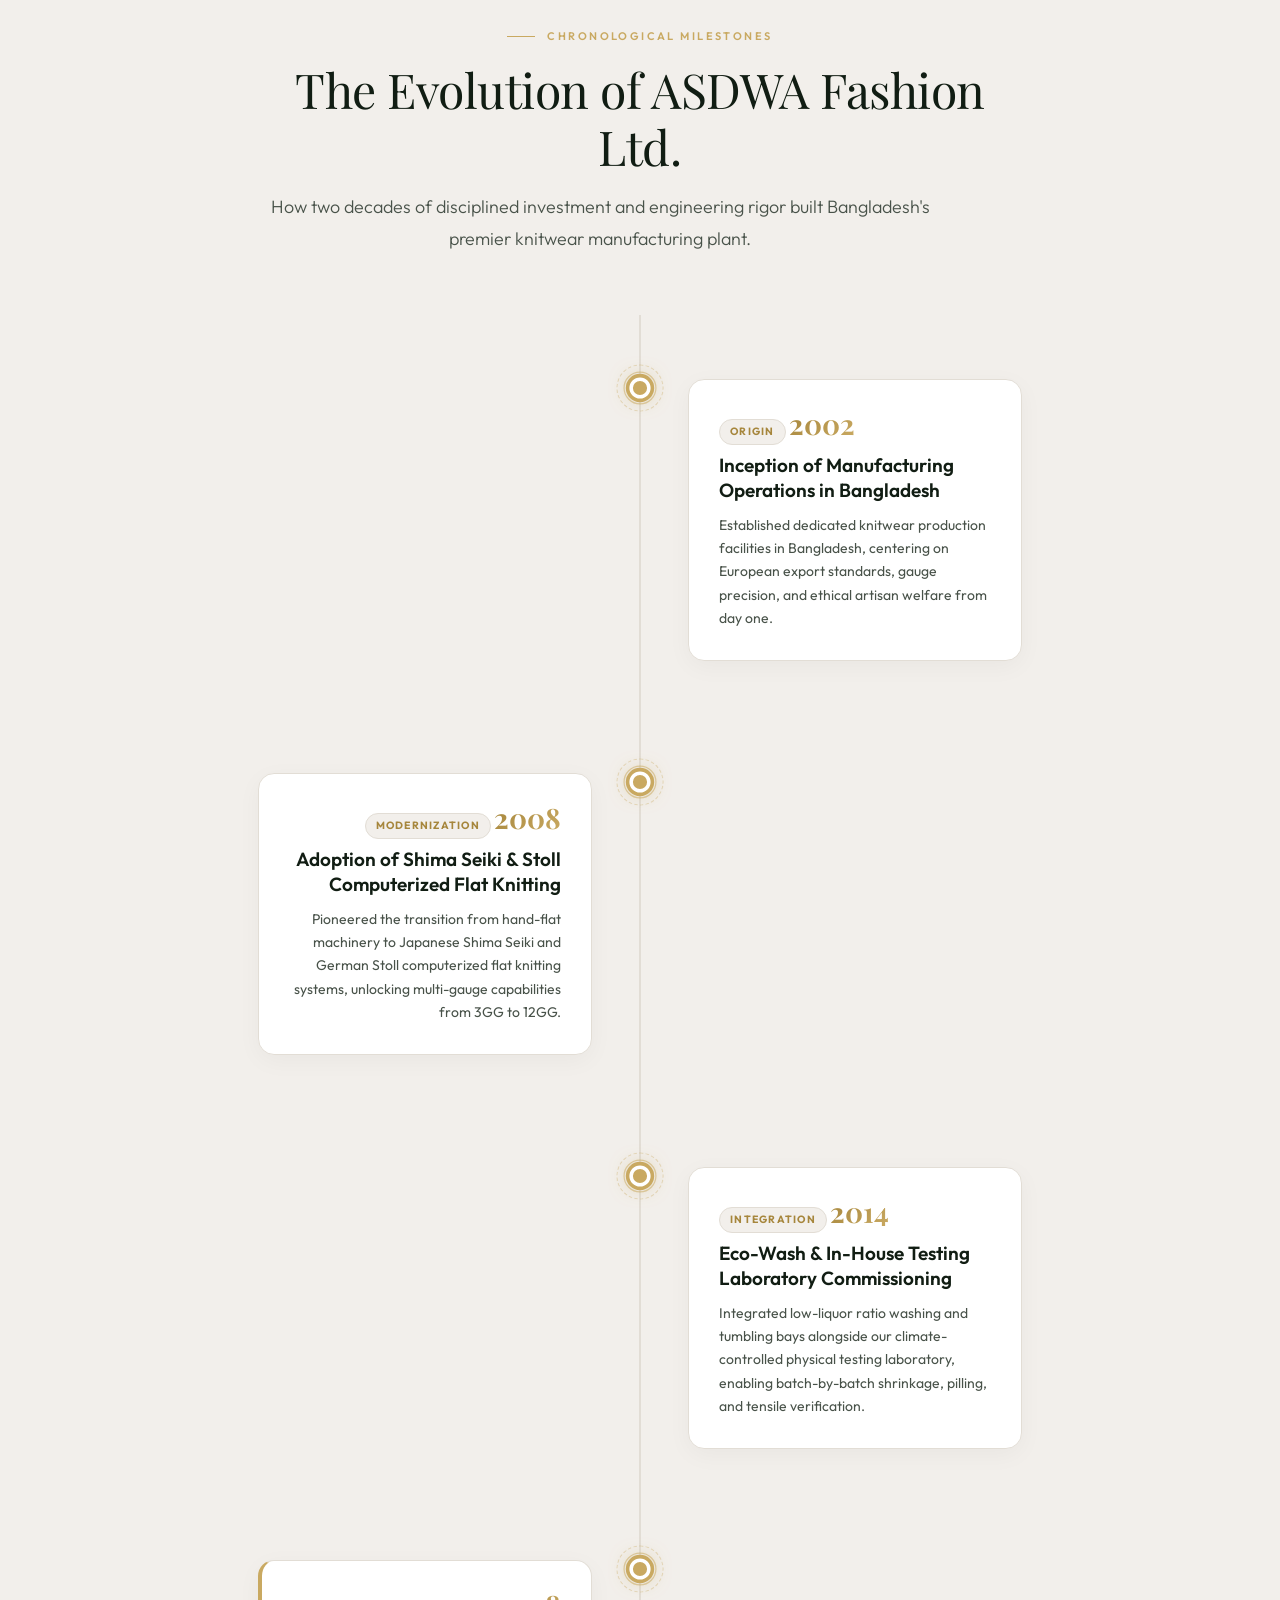
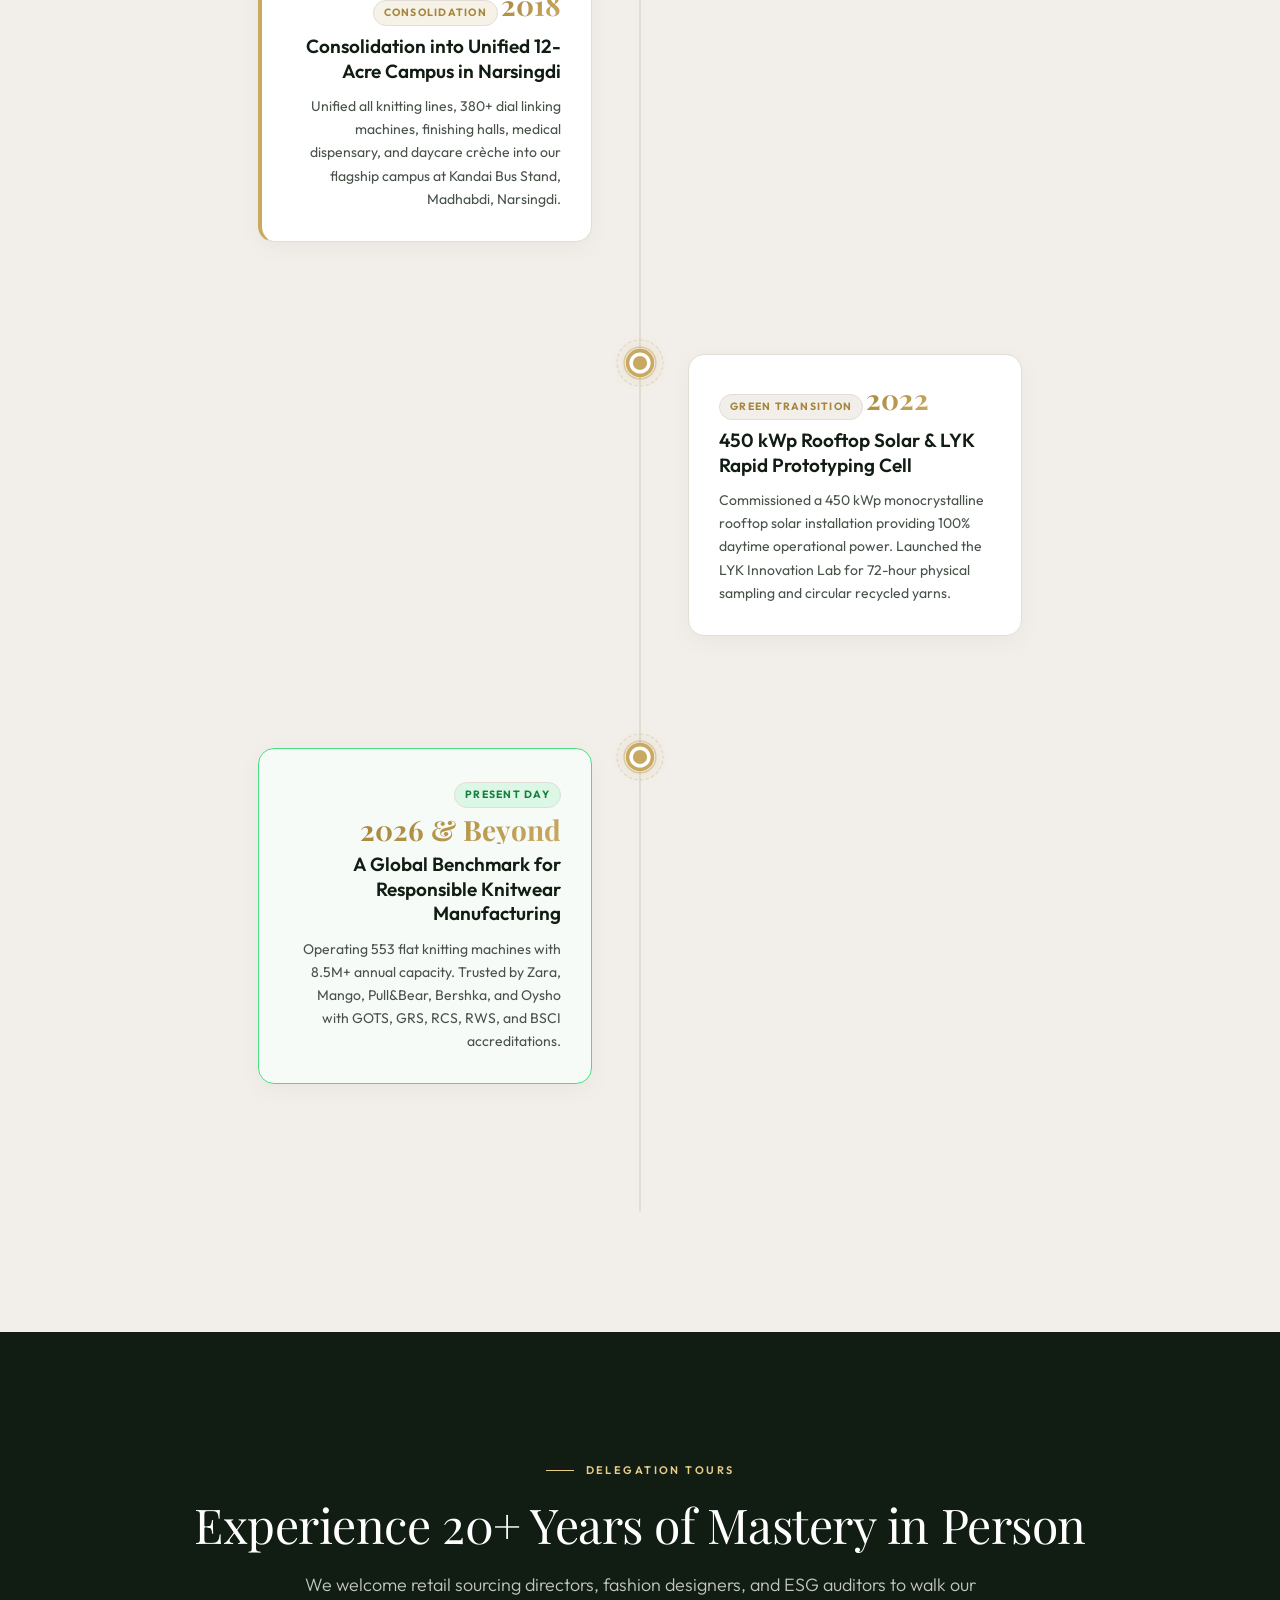
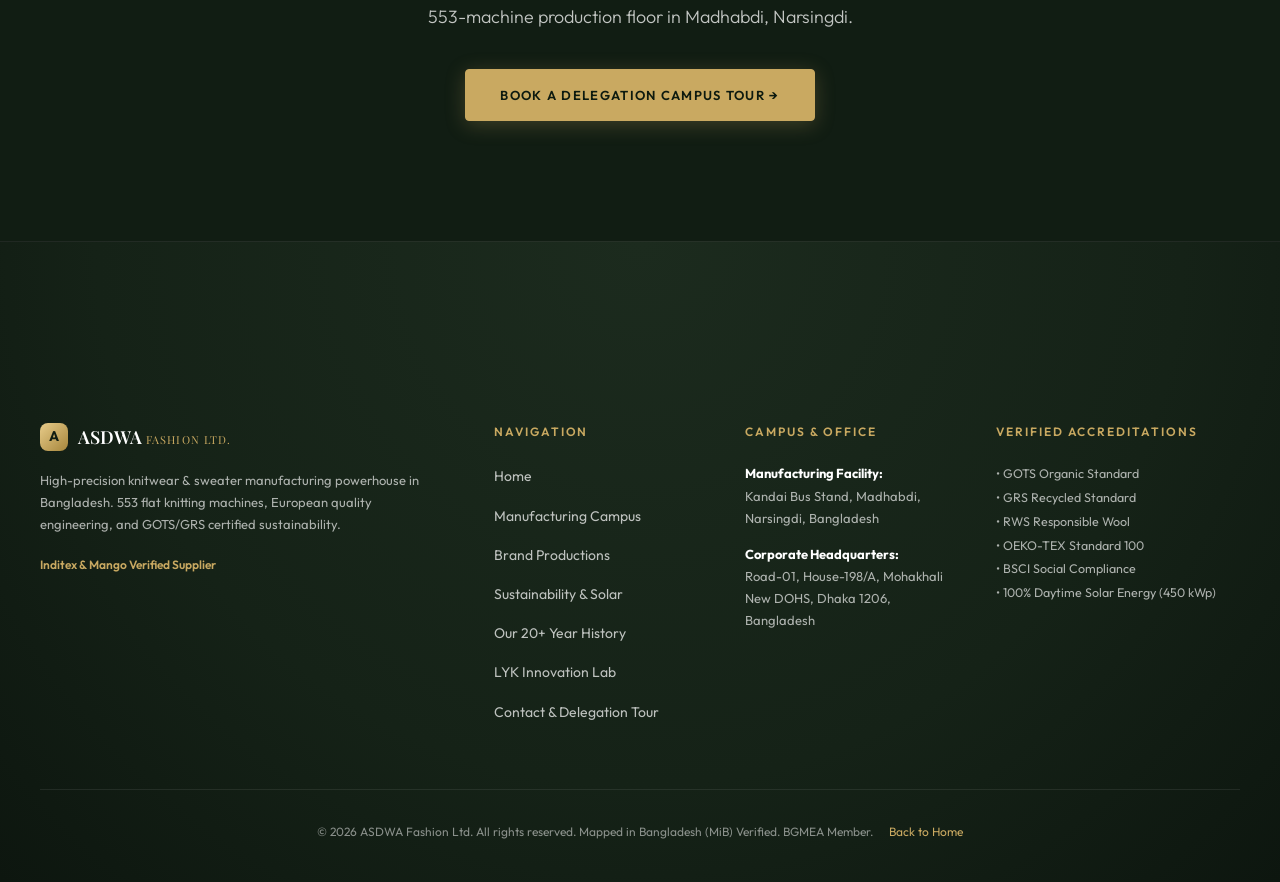
<file: our-history.html>
<!DOCTYPE html>
<html lang="en">
<head>
  <meta charset="utf-8">
  <meta name="viewport" content="width=device-width, initial-scale=1.0">
  <title>Our 20+ Year Heritage &amp; Industrial Milestones | ASDWA Fashion Ltd.</title>
  <meta name="description" content="The heritage of ASDWA Fashion Ltd. &mdash; founded in 2002, evolving into a 553-machine computerized knitwear powerhouse in Madhabdi, Narsingdi and Dhaka, Bangladesh. Over two decades of textile engineering excellence.">
  <link rel="preconnect" href="https://fonts.googleapis.com">
  <link rel="preconnect" href="https://fonts.gstatic.com" crossorigin="">
  <link href="https://fonts.googleapis.com/css2?family=Playfair+Display:ital,wght@0,400;0,500;0,600;0,700;1,400;1,600&family=Outfit:wght@300;400;500;600;700&family=Cormorant+Garamond:ital,wght@0,500;0,600;1,400&display=swap" rel="stylesheet">
  <link rel="stylesheet" href="css/design-system.css">
  <link rel="stylesheet" href="css/responsive.css">
  <style>
    /* Heritage Hero */
    .history-hero {
      position: relative;
      min-height: 65vh;
      display: flex;
      align-items: center;
      justify-content: center;
      padding: 160px var(--content-padding) 70px;
      background: linear-gradient(135deg, rgba(9, 17, 10, 0.94) 0%, rgba(18, 30, 20, 0.88) 100%), url('images/photo_founders.jpg') center/cover no-repeat;
      color: var(--white);
      text-align: center;
      overflow: hidden;
    }

    .history-hero-content {
      position: relative;
      z-index: 10;
      max-width: 900px;
      margin: 0 auto;
    }

    .founders-wrap {
      display: grid;
      grid-template-columns: 1.2fr 1fr;
      gap: 48px;
      align-items: center;
      margin-top: 56px;
    }

    .founders-img-box {
      border-radius: var(--radius-lg);
      overflow: hidden;
      box-shadow: 0 20px 50px rgba(0, 0, 0, 0.12);
      border: 1px solid var(--border);
      position: relative;
    }

    .founders-img-box img {
      width: 100%;
      height: 100%;
      object-fit: cover;
      display: block;
      transition: transform 0.6s ease;
    }

    .founders-img-box:hover img {
      transform: scale(1.03);
    }

    /* Interactive Timeline Section */
    .timeline-section {
      padding: 80px var(--content-padding) 120px;
      background: var(--bg-stone);
      position: relative;
    }

    .timeline-wrap {
      position: relative;
      max-width: 860px;
      margin: 0 auto;
      padding: 40px 0;
    }

    .timeline-wrap::before {
      content: '';
      position: absolute;
      top: 0;
      bottom: 0;
      left: 50%;
      width: 2px;
      background: #E2DDD5;
      transform: translateX(-50%);
    }

    .timeline-progress-bar {
      position: absolute;
      top: 0;
      left: 50%;
      width: 2px;
      background: linear-gradient(180deg, var(--gold-light), var(--gold), var(--gold-dark));
      transform: translateX(-50%);
      height: 0%;
      transition: height 0.15s ease-out;
      box-shadow: 0 0 10px rgba(201, 169, 97, 0.5);
    }

    .timeline-item {
      position: relative;
      margin-bottom: 64px;
      width: 50%;
      opacity: 0;
      transform: translateY(30px);
      transition: all 0.6s cubic-bezier(0.16, 1, 0.3, 1);
    }

    .timeline-item.in-view {
      opacity: 1;
      transform: translateY(0);
    }

    .timeline-item:nth-child(odd) {
      left: 0;
      padding-right: 48px;
      text-align: right;
    }

    .timeline-item:nth-child(even) {
      left: 50%;
      padding-left: 48px;
      text-align: left;
    }

    .timeline-node {
      position: absolute;
      top: 24px;
      width: 18px;
      height: 18px;
      border-radius: 50%;
      background: var(--white);
      border: 3px solid var(--gold);
      box-shadow: 0 0 0 4px rgba(201, 169, 97, 0.25);
      z-index: 5;
    }

    .timeline-item:nth-child(odd) .timeline-node {
      right: -9px;
    }

    .timeline-item:nth-child(even) .timeline-node {
      left: -9px;
    }

    .timeline-card {
      background: var(--white);
      border-radius: 16px;
      padding: 30px;
      border: 1px solid var(--border);
      box-shadow: 0 6px 24px rgba(0, 0, 0, 0.04);
      transition: all 0.3s ease;
      position: relative;
    }

    .timeline-card:hover {
      border-color: var(--gold);
      box-shadow: 0 16px 36px rgba(17, 29, 19, 0.08);
      transform: translateY(-4px);
    }

    .timeline-year {
      font-family: var(--font-display);
      font-size: 28px;
      font-weight: 700;
      color: var(--gold-dark);
      line-height: 1;
      margin-bottom: 8px;
    }

    .timeline-title {
      font-size: 19px;
      font-weight: 600;
      color: var(--primary);
      margin-bottom: 12px;
      line-height: 1.3;
    }

    .timeline-text {
      font-size: 14px;
      color: var(--text-secondary);
      line-height: 1.65;
    }

    .timeline-badge {
      display: inline-block;
      padding: 3px 10px;
      border-radius: 999px;
      background: var(--bg-stone);
      font-size: 10.5px;
      font-weight: 700;
      letter-spacing: 0.12em;
      text-transform: uppercase;
      color: var(--gold-dark);
      margin-bottom: 8px;
      border: 1px solid var(--border);
    }

    @media (max-width: 768px) {
      .timeline-wrap::before, .timeline-progress-bar {
        left: 20px;
      }
      .timeline-item {
        width: 100%;
        left: 0 !important;
        padding-left: 56px !important;
        padding-right: 0 !important;
        text-align: left !important;
      }
      .timeline-node {
        left: 11px !important;
        right: auto !important;
      }
      .founders-wrap {
        grid-template-columns: 1fr;
        gap: 32px;
      }
    }
  </style>
</head>

<body data-base-path="">

  <!-- TOP LIVE FACTORY TICKER -->
  <aside class="top-ticker" aria-label="Announcement">
    <div class="top-ticker-left">
      <span class="ticker-pulse"></span>
      <span><strong>LIVE:</strong> ASDWA Integrated Campus (Madhabdi, Narsingdi) &bull; 553 Computerized Flat Knit Machines Operating</span>
    </div>
    <div class="top-ticker-right">
      <span>100% Daytime Solar Energy (450 kWp)</span>
      <span>&bull;</span>
      <span>AQL 1.5 European QA</span>
      <span>&bull;</span>
      <a href="contact.html">Book Delegation Tour &rarr;</a>
    </div>
  </aside>

  <!-- FLOATING LUXURY NAVIGATION -->
  <nav class="ds-nav" id="navbar">
    <div class="ds-nav-inner">
      <a href="index.html" class="ds-nav-logo">
        <svg class="ds-nav-emblem-svg" width="22" height="22" viewBox="0 0 32 32" fill="none">
          <rect width="32" height="32" rx="7" fill="#C9A961" />
          <path d="M16 6L24 22H20L18 17H14L12 22H8L16 6Z" fill="#111D13" />
          <path d="M16 11L14.5 15H17.5L16 11Z" fill="#C9A961" />
        </svg>
        <span class="ds-nav-brand">
          <span class="ds-nav-title">ASDWA</span>
          <span class="ds-nav-sub">FASHION LTD.</span>
        </span>
      </a>
      <ul class="ds-nav-links" id="nav-links">
        <li><a href="index.html#about" class="ds-nav-link" data-i18n="nav.about">About ASDWA</a></li>
        <li><a href="manufacturing.html" class="ds-nav-link" data-i18n="nav.manufacturing">Manufacturing</a></li>
        <li><a href="products.html" class="ds-nav-link" data-i18n="nav.products">Products &amp; Portfolio</a></li>
        <li><a href="responsibility.html" class="ds-nav-link" data-i18n="nav.responsibility">Sustainability &amp; Solar</a></li>
        <li><a href="our-history.html" class="ds-nav-link active" data-i18n="nav.history">Our History</a></li>
        <li><a href="lyk.html" class="ds-nav-link" data-i18n="nav.lyk">LYK Lab</a></li>
        <li><a href="contact.html" class="ds-nav-link" data-i18n="nav.contact">Contact &amp; Visit</a></li>
      </ul>
      <div class="ds-nav-actions" style="display:flex;align-items:center;gap:12px;">
        <div class="ds-nav-langs">
          <button class="ds-lang-btn active" onclick="i18n.switchLanguage('en')" data-lang="en">EN</button>
          <button class="ds-lang-btn" onclick="i18n.switchLanguage('es')" data-lang="es">ES</button>
          <button class="ds-lang-btn" onclick="i18n.switchLanguage('ja')" data-lang="ja">JA</button>
        </div>
        <a href="contact.html" class="ds-btn ds-btn-gold" style="padding:8px 18px;font-size:12px;border-radius:999px;">Book Tour</a>
      </div>
      <button class="ds-hamburger" id="nav-toggle" aria-label="Toggle navigation">
        <span></span><span></span><span></span>
      </button>
    </div>
  </nav>
  <script>if(window.scrollY>30)document.getElementById('navbar').classList.add('scrolled');</script>

  <!-- HERITAGE HERO -->
  <header class="history-hero">
    <div class="history-hero-content">
      <div class="ds-eyebrow ds-eyebrow--white">ESTABLISHED 2002 &mdash; OVER TWO DECADES OF TEXTILE MASTERY</div>
      <h1 class="ds-h1" style="color:white;">A Heritage Built on Technical Mastery, Trust, and Industrial Vision</h1>
      <p class="ds-lead" style="color:rgba(255,255,255,0.85);margin:0 auto 28px;">
        From our foundation in 2002 to becoming a 553-machine manufacturing complex in Madhabdi, Narsingdi and commercial headquarters in Mohakhali DOHS, Dhaka.
      </p>
      <div style="display:inline-flex;gap:12px;flex-wrap:wrap;justify-content:center;">
        <span class="ds-badge ds-badge-gold">Founded 2002</span>
        <span class="ds-badge" style="background:rgba(255,255,255,0.15);color:white;backdrop-filter:blur(6px);">553 Automated Units</span>
        <span class="ds-badge" style="background:rgba(255,255,255,0.15);color:white;backdrop-filter:blur(6px);">2,500+ Master Artisans</span>
        <span class="ds-badge" style="background:rgba(255,255,255,0.15);color:white;backdrop-filter:blur(6px);">8.5M+ Annual Garments</span>
      </div>
    </div>
  </header>

  <!-- FOUNDER PHILOSOPHY SECTION -->
  <section class="ds-section ds-section--white">
    <div class="ds-container">
      <div class="founders-wrap">
        <div>
          <div class="ds-eyebrow">FOUNDING ETHOS</div>
          <h2 class="ds-h2" style="margin-bottom:20px;">Precision Is Not Just Automation &mdash; It Is Respect for the Fiber</h2>
          <div class="ds-card" style="background:var(--bg-stone);border-color:var(--border);padding:32px;">
            <div style="font-family:var(--font-display);font-size:36px;color:var(--gold-dark);margin-bottom:8px;line-height:1;">&#8220;</div>
            <p style="font-family:var(--font-display);font-size:clamp(17px,1.6vw,20px);font-weight:400;font-style:italic;line-height:1.6;color:var(--text-primary);margin-bottom:20px;">
              Manufacturing knitwear was never meant to be a transactional commodity. It is a shared technical discipline &mdash; balancing the tactile beauty of yarn with exacting engineering, absolute accountability, and unbending commitments to our people.
            </p>
            <div style="border-top:1px solid var(--border);padding-top:16px;display:flex;justify-content:space-between;align-items:center;">
              <div>
                <strong style="color:var(--primary);font-size:15px;display:block;">Leadership &amp; Engineering Directorate</strong>
                <span style="font-size:12px;color:var(--text-muted);">ASDWA Fashion Ltd. (Narsingdi &amp; Dhaka)</span>
              </div>
              <span style="font-size:11px;font-weight:700;letter-spacing:0.16em;color:var(--gold-dark);text-transform:uppercase;">EST. 2002</span>
            </div>
          </div>
        </div>

        <div class="founders-img-box">
          <img src="images/photo_founders.jpg" alt="Leadership of ASDWA Fashion Ltd.">
        </div>
      </div>
    </div>
  </section>

  <!-- INTERACTIVE CHRONOLOGICAL TIMELINE -->
  <section class="timeline-section">
    <div class="ds-container">
      <div class="ds-section-header" style="text-align:center;max-width:760px;margin:0 auto 60px;">
        <span class="ds-eyebrow">CHRONOLOGICAL MILESTONES</span>
        <h2 class="ds-h2">The Evolution of ASDWA Fashion Ltd.</h2>
        <p class="ds-lead">How two decades of disciplined investment and engineering rigor built Bangladesh's premier knitwear manufacturing plant.</p>
      </div>

      <div class="timeline-wrap">
        <div class="timeline-progress-bar"></div>

        <!-- 2002 -->
        <div class="timeline-item">
          <div class="timeline-node"></div>
          <div class="timeline-card">
            <span class="timeline-badge">Origin</span>
            <div class="timeline-year">2002</div>
            <h4 class="timeline-title">Inception of Manufacturing Operations in Bangladesh</h4>
            <p class="timeline-text">
              Established dedicated knitwear production facilities in Bangladesh, centering on European export standards, gauge precision, and ethical artisan welfare from day one.
            </p>
          </div>
        </div>

        <!-- 2008 -->
        <div class="timeline-item">
          <div class="timeline-node"></div>
          <div class="timeline-card">
            <span class="timeline-badge">Modernization</span>
            <div class="timeline-year">2008</div>
            <h4 class="timeline-title">Adoption of Shima Seiki &amp; Stoll Computerized Flat Knitting</h4>
            <p class="timeline-text">
              Pioneered the transition from hand-flat machinery to Japanese Shima Seiki and German Stoll computerized flat knitting systems, unlocking multi-gauge capabilities from 3GG to 12GG.
            </p>
          </div>
        </div>

        <!-- 2014 -->
        <div class="timeline-item">
          <div class="timeline-node"></div>
          <div class="timeline-card">
            <span class="timeline-badge">Integration</span>
            <div class="timeline-year">2014</div>
            <h4 class="timeline-title">Eco-Wash &amp; In-House Testing Laboratory Commissioning</h4>
            <p class="timeline-text">
              Integrated low-liquor ratio washing and tumbling bays alongside our climate-controlled physical testing laboratory, enabling batch-by-batch shrinkage, pilling, and tensile verification.
            </p>
          </div>
        </div>

        <!-- 2018 -->
        <div class="timeline-item">
          <div class="timeline-node"></div>
          <div class="timeline-card" style="border-left:4px solid var(--gold);">
            <span class="timeline-badge" style="background:rgba(201,169,97,0.15);color:var(--gold-dark);">Consolidation</span>
            <div class="timeline-year">2018</div>
            <h4 class="timeline-title">Consolidation into Unified 12-Acre Campus in Narsingdi</h4>
            <p class="timeline-text">
              Unified all knitting lines, 380+ dial linking machines, finishing halls, medical dispensary, and daycare crèche into our flagship campus at Kandai Bus Stand, Madhabdi, Narsingdi.
            </p>
          </div>
        </div>

        <!-- 2022 -->
        <div class="timeline-item">
          <div class="timeline-node"></div>
          <div class="timeline-card">
            <span class="timeline-badge">Green Transition</span>
            <div class="timeline-year">2022</div>
            <h4 class="timeline-title">450 kWp Rooftop Solar &amp; LYK Rapid Prototyping Cell</h4>
            <p class="timeline-text">
              Commissioned a 450 kWp monocrystalline rooftop solar installation providing 100% daytime operational power. Launched the LYK Innovation Lab for 72-hour physical sampling and circular recycled yarns.
            </p>
          </div>
        </div>

        <!-- 2026 -->
        <div class="timeline-item">
          <div class="timeline-node"></div>
          <div class="timeline-card" style="background:#F6FBF7;border-color:#4ADE80;">
            <span class="timeline-badge" style="background:rgba(74,222,128,0.15);color:#15803D;">Present Day</span>
            <div class="timeline-year" style="color:#15803D;">2026 &amp; Beyond</div>
            <h4 class="timeline-title">A Global Benchmark for Responsible Knitwear Manufacturing</h4>
            <p class="timeline-text">
              Operating 553 flat knitting machines with 8.5M+ annual capacity. Trusted by Zara, Mango, Pull&amp;Bear, Bershka, and Oysho with GOTS, GRS, RCS, RWS, and BSCI accreditations.
            </p>
          </div>
        </div>

      </div>
    </div>
  </section>

  <!-- TOUR INVITATION CTA -->
  <section class="ds-section ds-section--dark" style="text-align:center;background:var(--primary);">
    <div class="ds-container-narrow">
      <div class="ds-eyebrow ds-eyebrow--white">DELEGATION TOURS</div>
      <h2 class="ds-h2" style="color:white;">Experience 20+ Years of Mastery in Person</h2>
      <p class="ds-lead" style="color:rgba(255,255,255,0.75);margin:0 auto 36px;">
        We welcome retail sourcing directors, fashion designers, and ESG auditors to walk our 553-machine production floor in Madhabdi, Narsingdi.
      </p>
      <a href="contact.html" class="ds-btn ds-btn-gold">Book a Delegation Campus Tour &rarr;</a>
    </div>
  </section>

  <!-- LUXURY FOOTER -->
  <footer class="ds-footer">
    <div class="ds-footer-top">
      <div class="ds-container">
        <div class="ds-footer-inner">
          <div class="ds-footer-col">
            <div style="display:flex;align-items:center;gap:10px;margin-bottom:16px;">
              <div style="width:28px;height:28px;border-radius:8px;background:linear-gradient(135deg,#E8CC8A,#A6863C);display:flex;align-items:center;justify-content:center;font-weight:700;color:#111D13;font-size:14px;">A</div>
              <span style="font-family:var(--font-display);font-size:18px;color:#fff;font-weight:600;">ASDWA <span style="font-size:11px;font-weight:400;color:var(--gold);letter-spacing:0.1em;">FASHION LTD.</span></span>
            </div>
            <p style="font-size:13px;line-height:1.7;color:rgba(255,255,255,0.65);margin-bottom:20px;">
              High-precision knitwear &amp; sweater manufacturing powerhouse in Bangladesh. 553 flat knitting machines, European quality engineering, and GOTS/GRS certified sustainability.
            </p>
            <p style="font-size:12px;color:var(--gold);font-weight:600;">Inditex &amp; Mango Verified Supplier</p>
          </div>

          <div class="ds-footer-col">
            <h4 class="ds-footer-title">Navigation</h4>
            <ul class="ds-footer-links">
              <li><a href="index.html">Home</a></li>
              <li><a href="manufacturing.html">Manufacturing Campus</a></li>
              <li><a href="products.html">Brand Productions</a></li>
              <li><a href="responsibility.html">Sustainability &amp; Solar</a></li>
              <li><a href="our-history.html">Our 20+ Year History</a></li>
              <li><a href="lyk.html">LYK Innovation Lab</a></li>
              <li><a href="contact.html">Contact &amp; Delegation Tour</a></li>
            </ul>
          </div>

          <div class="ds-footer-col">
            <h4 class="ds-footer-title">Campus &amp; Office</h4>
            <div style="font-size:13px;line-height:1.7;color:rgba(255,255,255,0.65);margin-bottom:14px;">
              <strong style="color:#fff;display:block;">Manufacturing Facility:</strong>
              Kandai Bus Stand, Madhabdi, Narsingdi, Bangladesh
            </div>
            <div style="font-size:13px;line-height:1.7;color:rgba(255,255,255,0.65);">
              <strong style="color:#fff;display:block;">Corporate Headquarters:</strong>
              Road-01, House-198/A, Mohakhali New DOHS, Dhaka 1206, Bangladesh
            </div>
          </div>

          <div class="ds-footer-col">
            <h4 class="ds-footer-title">Verified Accreditations</h4>
            <ul style="list-style:none;padding:0;font-size:12.5px;line-height:1.9;color:rgba(255,255,255,0.65);">
              <li>&bull; GOTS Organic Standard</li>
              <li>&bull; GRS Recycled Standard</li>
              <li>&bull; RWS Responsible Wool</li>
              <li>&bull; OEKO-TEX Standard 100</li>
              <li>&bull; BSCI Social Compliance</li>
              <li>&bull; 100% Daytime Solar Energy (450 kWp)</li>
            </ul>
          </div>
        </div>
      </div>
    </div>

    <div class="ds-footer-bottom">
      <div class="ds-container" style="display:flex;justify-content:space-between;align-items:center;flex-wrap:wrap;gap:16px;">
        <p style="font-size:12px;color:rgba(255,255,255,0.5);">&copy; 2026 ASDWA Fashion Ltd. All rights reserved. Mapped in Bangladesh (MiB) Verified. BGMEA Member.</p>
        <p style="font-size:12px;color:rgba(255,255,255,0.5);"><a href="index.html" style="color:var(--gold);">Back to Home</a></p>
      </div>
    </div>
  </footer>

  <script src="js/main.js"></script>
  <script src="js/mobile-menu.js"></script>
  <script>
    document.addEventListener('DOMContentLoaded', () => {
      if (typeof i18n !== 'undefined') i18n.init();
    });
  </script>
</body>
</html>
</file>
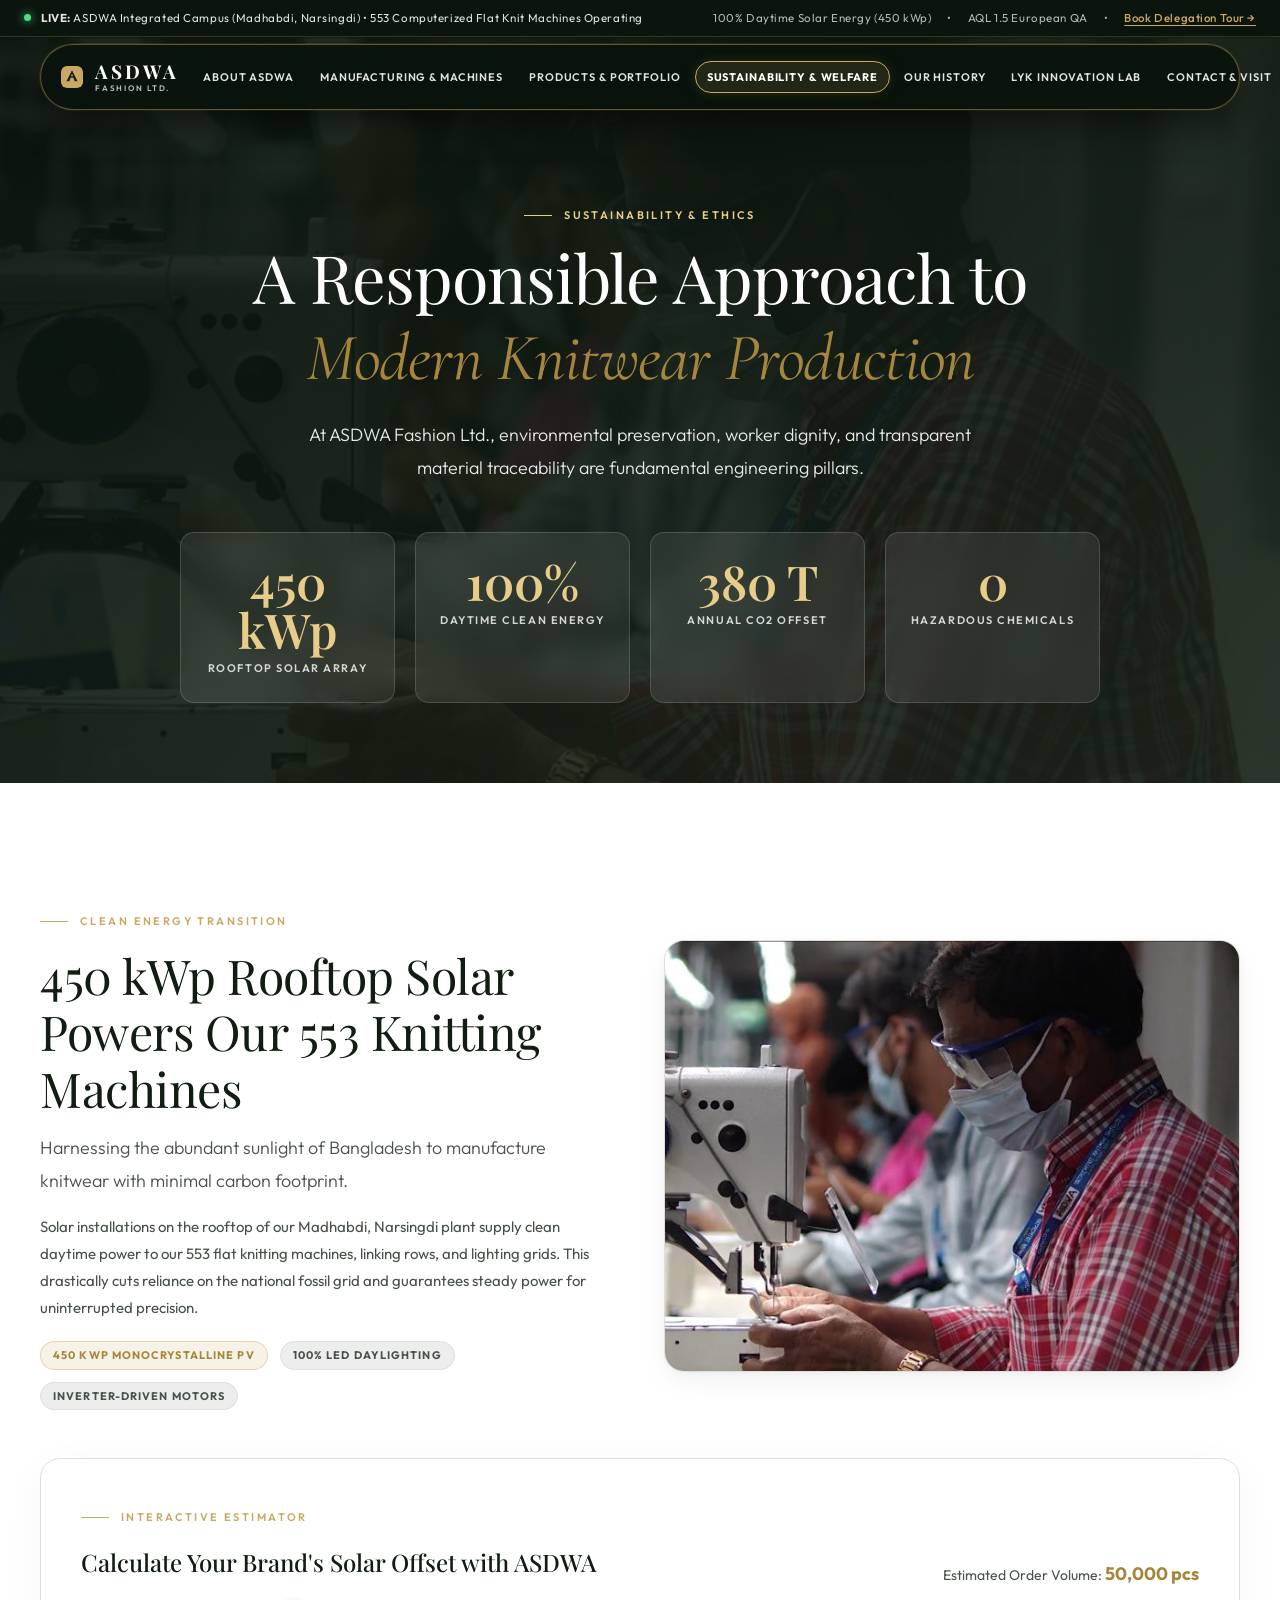
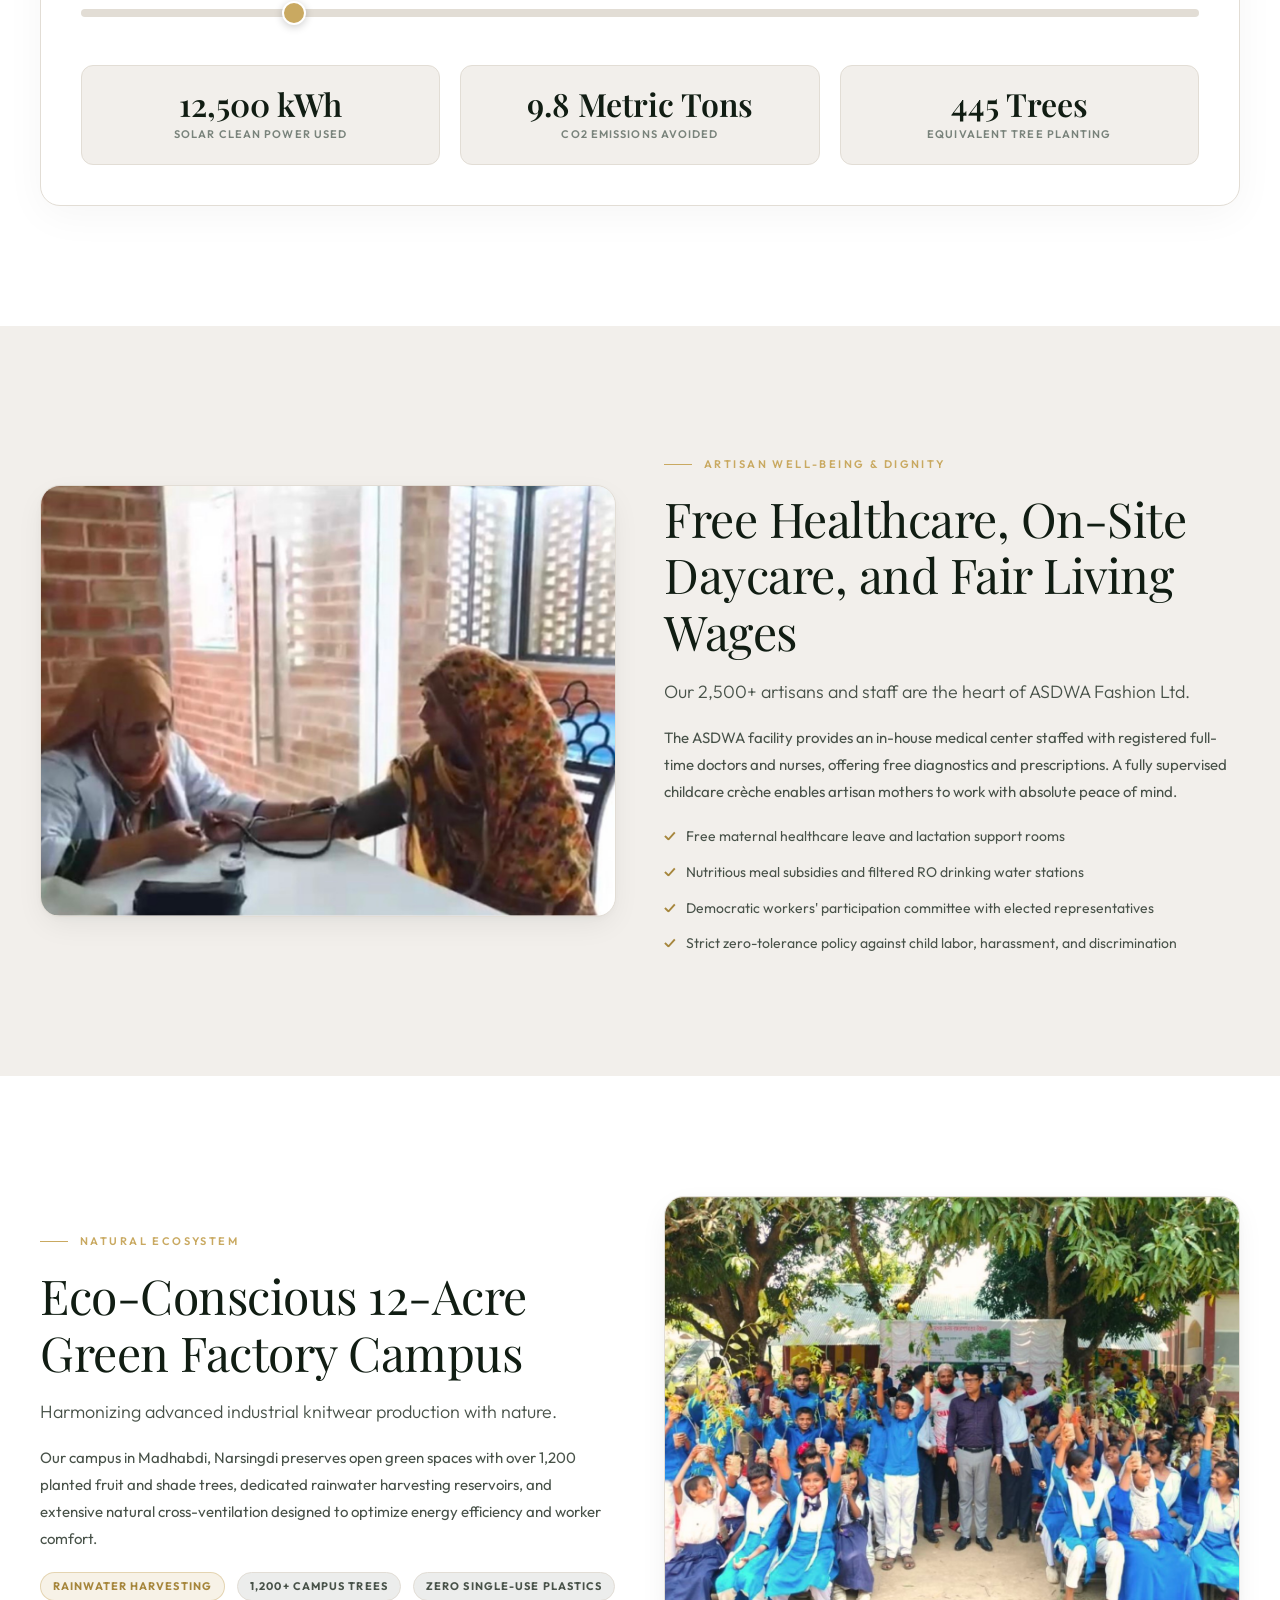
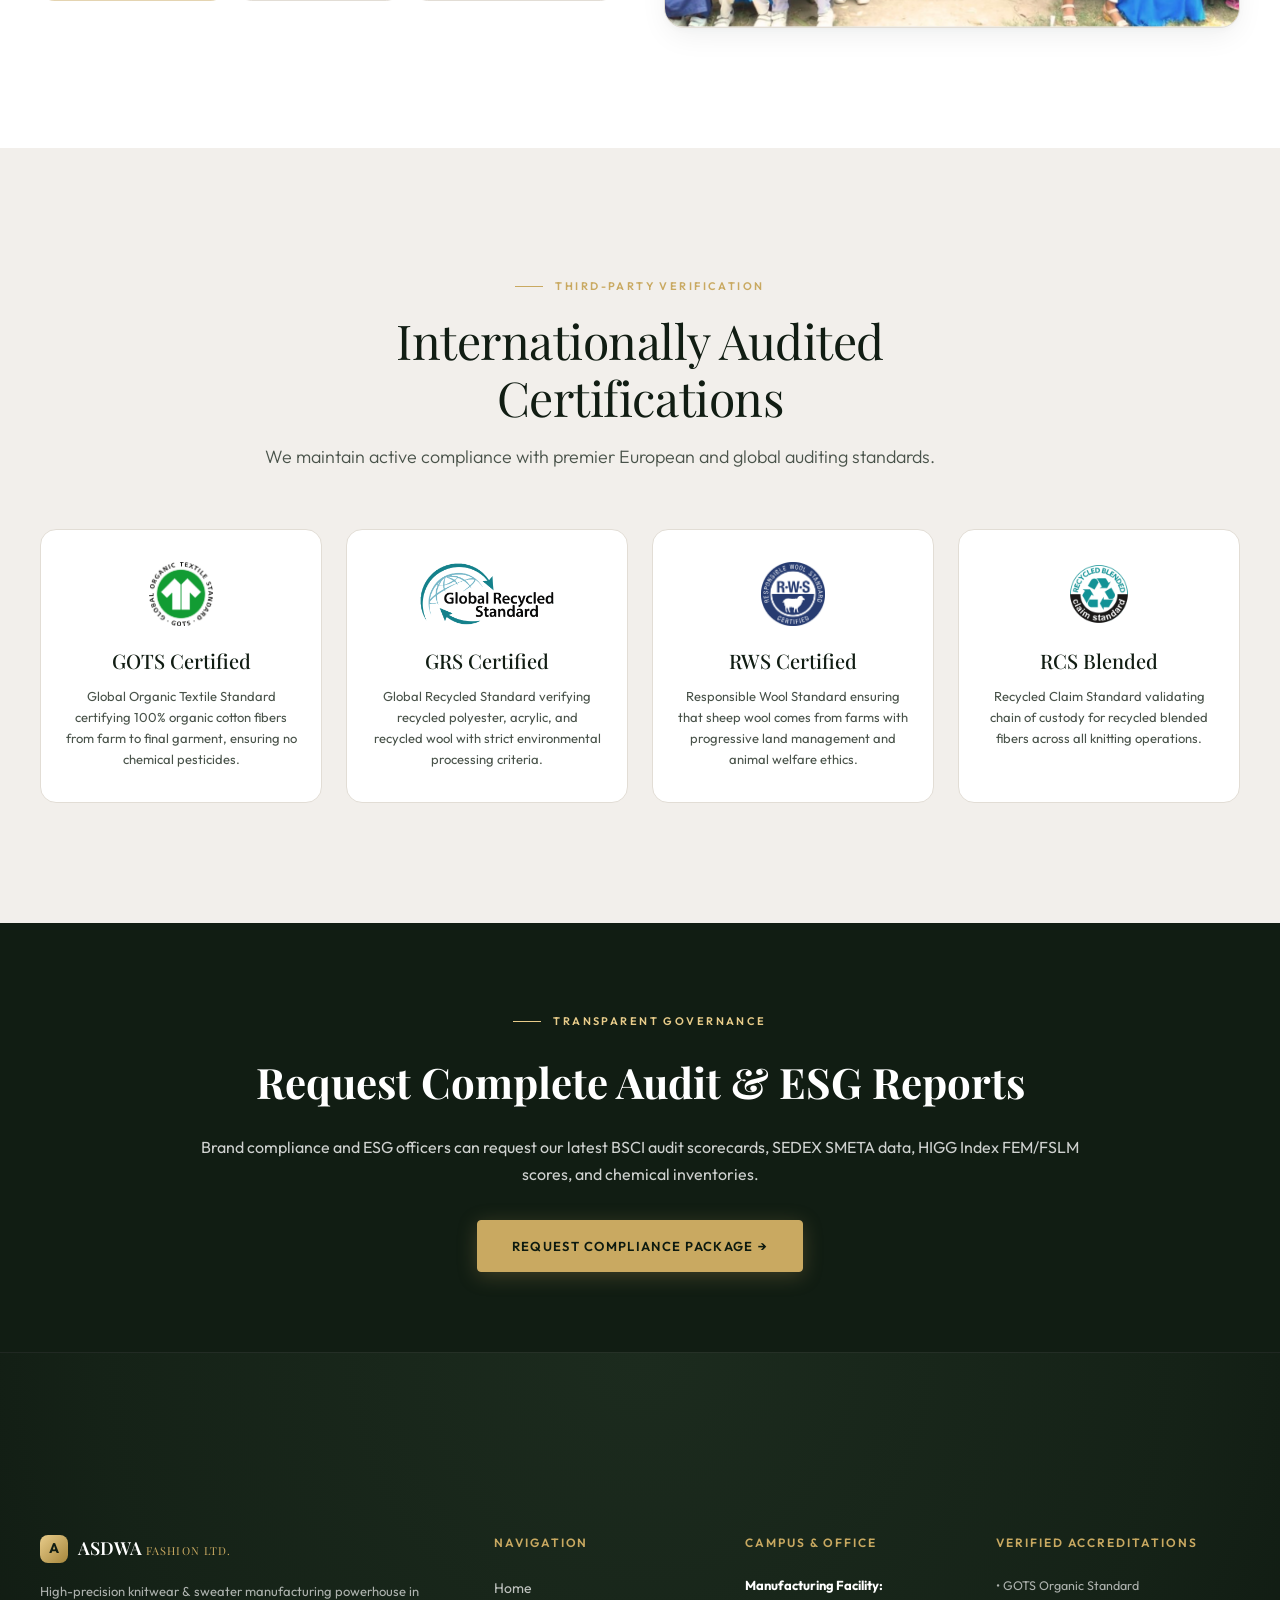
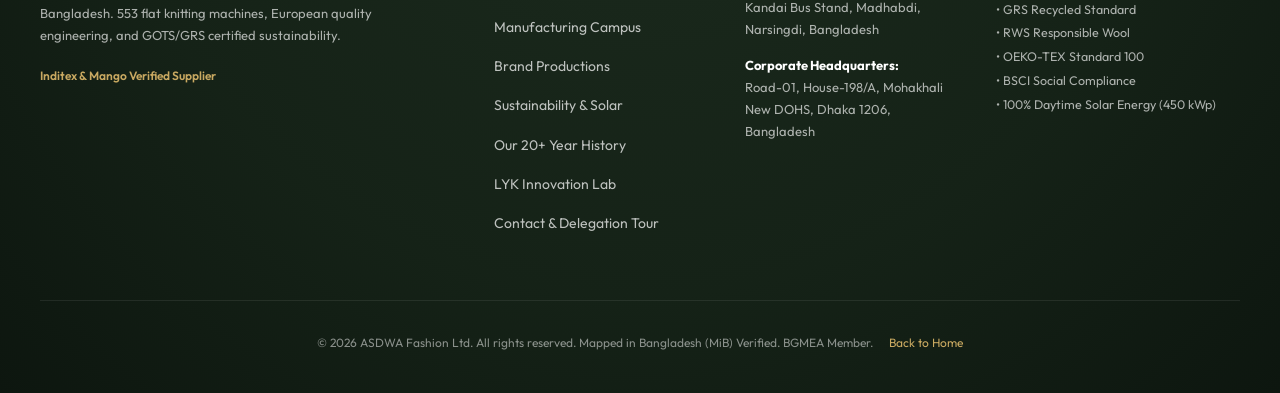
<file: responsibility.html>
<!DOCTYPE html>
<html lang="en">
<head>
  <meta charset="utf-8">
  <meta name="viewport" content="width=device-width, initial-scale=1.0">
  <title>Sustainability, Solar Energy &amp; Worker Welfare | ASDWA Fashion Ltd.</title>
  <meta name="description" content="Discover ASDWA Fashion Ltd.'s environmental stewardship: 450 kWp rooftop solar, zero hazardous discharge, worker healthcare clinic with full-time doctor, daycare crèche, and GOTS/GRS/RWS/BSCI certifications in Narsingdi, Bangladesh.">
  <link rel="preconnect" href="https://fonts.googleapis.com">
  <link rel="preconnect" href="https://fonts.gstatic.com" crossorigin="">
  <link href="https://fonts.googleapis.com/css2?family=Playfair+Display:ital,wght@0,400;0,500;0,600;0,700;1,400;1,600&family=Outfit:wght@300;400;500;600;700&family=Cormorant+Garamond:ital,wght@0,500;0,600;1,400&display=swap" rel="stylesheet">
  <link rel="stylesheet" href="css/design-system.css">
  <link rel="stylesheet" href="css/responsive.css">
  <style>
    /* Hero Banner */
    .resp-hero {
      position: relative;
      min-height: 75vh;
      display: flex;
      align-items: center;
      justify-content: center;
      padding: 160px var(--content-padding) 80px;
      background: linear-gradient(135deg, rgba(9, 19, 10, 0.92) 0%, rgba(21, 34, 23, 0.86) 100%), url('images/factory-environment.jpg') center/cover no-repeat;
      color: var(--white);
      text-align: center;
      overflow: hidden;
    }

    .resp-hero-content {
      position: relative;
      z-index: 10;
      max-width: 920px;
      margin: 0 auto;
    }

    .impact-metric-grid {
      display: grid;
      grid-template-columns: repeat(4, 1fr);
      gap: 20px;
      margin-top: 48px;
    }

    .impact-metric-card {
      background: rgba(255, 255, 255, 0.08);
      backdrop-filter: blur(12px);
      -webkit-backdrop-filter: blur(12px);
      border: 1px solid rgba(255, 255, 255, 0.15);
      border-radius: var(--radius-md);
      padding: 24px 16px;
      text-align: center;
      transition: all var(--transition-base);
    }

    .impact-metric-card:hover {
      background: rgba(255, 255, 255, 0.15);
      border-color: var(--gold);
      transform: translateY(-3px);
    }

    .impact-metric-val {
      font-family: var(--font-display);
      font-size: clamp(32px, 3.8vw, 48px);
      font-weight: 600;
      color: var(--gold-light);
      line-height: 1;
      margin-bottom: 6px;
    }

    .impact-metric-lbl {
      font-size: 11px;
      font-weight: 600;
      letter-spacing: 0.14em;
      text-transform: uppercase;
      color: rgba(255, 255, 255, 0.8);
    }

    /* Media Cards */
    .resp-media-card {
      border-radius: var(--radius-lg);
      overflow: hidden;
      box-shadow: var(--shadow-md);
      border: 1px solid var(--border);
      aspect-ratio: 4/3;
      background: var(--bg-stone);
      position: relative;
    }

    .resp-media-card img {
      width: 100%;
      height: 100%;
      object-fit: cover;
      transition: transform var(--transition-slow);
    }

    .resp-media-card:hover img {
      transform: scale(1.04);
    }

    /* Calculator Widget */
    .calculator-box {
      background: var(--white);
      border: 1px solid var(--border);
      border-radius: 20px;
      padding: 40px;
      box-shadow: 0 10px 40px rgba(0, 0, 0, 0.04);
      margin-top: 48px;
    }

    .calc-slider {
      width: 100%;
      height: 8px;
      border-radius: 4px;
      background: #E2DDD5;
      outline: none;
      -webkit-appearance: none;
      margin: 20px 0;
    }

    .calc-slider::-webkit-slider-thumb {
      -webkit-appearance: none;
      width: 24px;
      height: 24px;
      border-radius: 50%;
      background: var(--gold);
      cursor: pointer;
      box-shadow: 0 2px 8px rgba(0,0,0,0.2);
      border: 2px solid var(--white);
    }

    .calc-results-grid {
      display: grid;
      grid-template-columns: repeat(3, 1fr);
      gap: 20px;
      margin-top: 28px;
      text-align: center;
    }

    .calc-res-item {
      background: var(--bg-stone);
      padding: 20px 16px;
      border-radius: 12px;
      border: 1px solid var(--border);
    }

    .calc-res-num {
      font-family: var(--font-display);
      font-size: 32px;
      font-weight: 600;
      color: var(--primary);
      line-height: 1.1;
      margin-bottom: 4px;
    }

    .calc-res-label {
      font-size: 11px;
      font-weight: 600;
      text-transform: uppercase;
      letter-spacing: 0.1em;
      color: var(--text-muted);
    }

    /* Certification Card */
    .cert-card-pro {
      background: var(--white);
      border: 1px solid var(--border);
      border-radius: 16px;
      padding: 32px 24px;
      text-align: center;
      transition: all 0.3s ease;
      display: flex;
      flex-direction: column;
      align-items: center;
    }

    .cert-card-pro:hover {
      border-color: var(--gold);
      transform: translateY(-4px);
      box-shadow: 0 12px 30px rgba(17, 29, 19, 0.08);
    }

    .cert-logo-pro {
      height: 64px;
      max-width: 140px;
      object-fit: contain;
      margin-bottom: 18px;
      filter: grayscale(15%);
      transition: filter 0.3s ease;
    }

    .cert-card-pro:hover .cert-logo-pro {
      filter: grayscale(0%);
    }

    @media (max-width: 992px) {
      .impact-metric-grid {
        grid-template-columns: repeat(2, 1fr);
      }
      .calc-results-grid {
        grid-template-columns: 1fr;
      }
    }
    @media (max-width: 500px) {
      .impact-metric-grid {
        grid-template-columns: 1fr;
      }
      .calculator-box {
        padding: 24px 18px;
      }
    }
  </style>
</head>

<body data-base-path="">

  <!-- TOP LIVE FACTORY TICKER -->
  <aside class="top-ticker" aria-label="Announcement">
    <div class="top-ticker-left">
      <span class="ticker-pulse"></span>
      <span><strong>LIVE:</strong> ASDWA Integrated Campus (Madhabdi, Narsingdi) &bull; 553 Computerized Flat Knit Machines Operating</span>
    </div>
    <div class="top-ticker-right">
      <span>100% Daytime Solar Energy (450 kWp)</span>
      <span>&bull;</span>
      <span>AQL 1.5 European QA</span>
      <span>&bull;</span>
      <a href="contact.html">Book Delegation Tour &rarr;</a>
    </div>
  </aside>

  <!-- FLOATING LUXURY NAVIGATION -->
  <nav class="ds-nav" id="navbar">
    <div class="ds-nav-inner">
      <a href="index.html" class="ds-nav-logo">
        <svg class="ds-nav-emblem-svg" width="22" height="22" viewBox="0 0 32 32" fill="none">
          <rect width="32" height="32" rx="7" fill="#C9A961" />
          <path d="M16 6L24 22H20L18 17H14L12 22H8L16 6Z" fill="#111D13" />
          <path d="M16 11L14.5 15H17.5L16 11Z" fill="#C9A961" />
        </svg>
        <span class="ds-nav-brand">
          <span class="ds-nav-title">ASDWA</span>
          <span class="ds-nav-sub">FASHION LTD.</span>
        </span>
      </a>
      <ul class="ds-nav-links" id="nav-links">
        <li><a href="index.html#about" class="ds-nav-link" data-i18n="nav.about">About ASDWA</a></li>
        <li><a href="manufacturing.html" class="ds-nav-link" data-i18n="nav.manufacturing">Manufacturing</a></li>
        <li><a href="products.html" class="ds-nav-link" data-i18n="nav.products">Products &amp; Portfolio</a></li>
        <li><a href="responsibility.html" class="ds-nav-link active" data-i18n="nav.responsibility">Sustainability &amp; Solar</a></li>
        <li><a href="our-history.html" class="ds-nav-link" data-i18n="nav.history">Our History</a></li>
        <li><a href="lyk.html" class="ds-nav-link" data-i18n="nav.lyk">LYK Lab</a></li>
        <li><a href="contact.html" class="ds-nav-link" data-i18n="nav.contact">Contact &amp; Visit</a></li>
      </ul>
      <div class="ds-nav-actions" style="display:flex;align-items:center;gap:12px;">
        <div class="ds-nav-langs">
          <button class="ds-lang-btn active" onclick="i18n.switchLanguage('en')" data-lang="en">EN</button>
          <button class="ds-lang-btn" onclick="i18n.switchLanguage('es')" data-lang="es">ES</button>
          <button class="ds-lang-btn" onclick="i18n.switchLanguage('ja')" data-lang="ja">JA</button>
        </div>
        <a href="contact.html" class="ds-btn ds-btn-gold" style="padding:8px 18px;font-size:12px;border-radius:999px;">Book Tour</a>
      </div>
      <button class="ds-hamburger" id="nav-toggle" aria-label="Toggle navigation">
        <span></span><span></span><span></span>
      </button>
    </div>
  </nav>
  <script>if(window.scrollY>30)document.getElementById('navbar').classList.add('scrolled');</script>

  <!-- HERO SECTION -->
  <header class="resp-hero">
    <div class="resp-hero-content">
      <div class="ds-eyebrow ds-eyebrow--white" data-i18n="responsibility.hero_tag">Sustainability &amp; Ethical Governance</div>
      <h1 class="ds-h1" style="color:white;">A Responsible Approach to<br><em>Modern Knitwear Production</em></h1>
      <p class="ds-lead" style="color:rgba(255,255,255,0.9);margin:0 auto 28px;">
        At ASDWA Fashion Ltd., environmental preservation, worker dignity, and transparent material traceability are fundamental engineering pillars.
      </p>
      
      <div class="impact-metric-grid">
        <div class="impact-metric-card">
          <div class="impact-metric-val">450 kWp</div>
          <div class="impact-metric-lbl">Rooftop Solar Array</div>
        </div>
        <div class="impact-metric-card">
          <div class="impact-metric-val">100%</div>
          <div class="impact-metric-lbl">Daytime Clean Energy</div>
        </div>
        <div class="impact-metric-card">
          <div class="impact-metric-val">380 T</div>
          <div class="impact-metric-lbl">Annual CO2 Offset</div>
        </div>
        <div class="impact-metric-card">
          <div class="impact-metric-val">0</div>
          <div class="impact-metric-lbl">Hazardous Chemicals</div>
        </div>
      </div>
    </div>
  </header>

  <!-- SOLAR ENERGY TRANSITION -->
  <section class="ds-section ds-section--white">
    <div class="ds-container">
      <div class="ds-grid-2" style="align-items:center;">
        <div>
          <div class="ds-eyebrow">Clean Energy Transition</div>
          <h2 class="ds-h2">450 kWp Rooftop Solar Powers Our 553 Knitting Machines</h2>
          <p class="ds-lead" style="margin-bottom:16px;">
            Harnessing the abundant sunlight of Bangladesh to manufacture knitwear with minimal carbon footprint.
          </p>
          <p class="ds-body" style="margin-bottom:20px;">
            Solar installations on the rooftop of our Madhabdi, Narsingdi plant supply clean daytime power to our 553 flat knitting machines, linking rows, and lighting grids. This drastically cuts reliance on the national fossil grid and guarantees steady power for uninterrupted precision.
          </p>
          <div style="display:flex;gap:12px;flex-wrap:wrap;">
            <span class="ds-badge ds-badge-gold">450 kWp Monocrystalline PV</span>
            <span class="ds-badge ds-badge-primary">100% LED Daylighting</span>
            <span class="ds-badge ds-badge-stone">Inverter-Driven Motors</span>
          </div>
        </div>
        <div class="resp-media-card">
          <img src="images/factory-environment.jpg" alt="ASDWA Fashion Ltd. solar campus and natural environment">
        </div>
      </div>

      <!-- Interactive Carbon Offset Calculator -->
      <div class="calculator-box">
        <div style="display:flex;justify-content:space-between;align-items:flex-end;flex-wrap:wrap;gap:12px;">
          <div>
            <span class="ds-eyebrow">Interactive Estimator</span>
            <h3 class="ds-h3" style="font-size:24px;margin-top:4px;">Calculate Your Brand's Solar Offset with ASDWA</h3>
          </div>
          <div style="font-size:14px;color:var(--text-secondary);">
            Estimated Order Volume: <strong style="color:var(--gold-dark);font-size:18px;" id="order-vol-display">50,000 pcs</strong>
          </div>
        </div>

        <input type="range" id="order-slider" class="calc-slider" min="5000" max="250000" step="5000" value="50000" oninput="updateCalculator(this.value)">

        <div class="calc-results-grid">
          <div class="calc-res-item">
            <div class="calc-res-num" id="calc-kwh">12,500 kWh</div>
            <div class="calc-res-label">Solar Clean Power Used</div>
          </div>
          <div class="calc-res-item">
            <div class="calc-res-num" id="calc-co2">9.8 Metric Tons</div>
            <div class="calc-res-label">CO2 Emissions Avoided</div>
          </div>
          <div class="calc-res-item">
            <div class="calc-res-num" id="calc-trees">445 Trees</div>
            <div class="calc-res-label">Equivalent Tree Planting</div>
          </div>
        </div>
      </div>
    </div>
  </section>

  <!-- WORKER WELFARE & HEALTHCARE -->
  <section class="ds-section ds-section--stone">
    <div class="ds-container">
      <div class="ds-grid-2" style="align-items:center;">
        <div class="resp-media-card">
          <img src="images/child-care-medical-suport.jpg" alt="Child daycare center and medical dispensary at ASDWA Fashion Ltd.">
        </div>
        <div>
          <div class="ds-eyebrow">Artisan Well-Being &amp; Dignity</div>
          <h2 class="ds-h2">Free Healthcare, On-Site Daycare, and Fair Living Wages</h2>
          <p class="ds-lead" style="margin-bottom:16px;">
            Our 2,500+ artisans and staff are the heart of ASDWA Fashion Ltd.
          </p>
          <p class="ds-body" style="margin-bottom:20px;">
            The ASDWA facility provides an in-house medical center staffed with registered full-time doctors and nurses, offering free diagnostics and prescriptions. A fully supervised childcare crèche enables artisan mothers to work with absolute peace of mind.
          </p>
          <ul style="list-style:none;display:flex;flex-direction:column;gap:12px;font-size:14px;color:var(--text-secondary);">
            <li style="display:flex;gap:10px;"><strong style="color:var(--gold-dark);">&#10003;</strong> Free maternal healthcare leave and lactation support rooms</li>
            <li style="display:flex;gap:10px;"><strong style="color:var(--gold-dark);">&#10003;</strong> Nutritious meal subsidies and filtered RO drinking water stations</li>
            <li style="display:flex;gap:10px;"><strong style="color:var(--gold-dark);">&#10003;</strong> Democratic workers' participation committee with elected representatives</li>
            <li style="display:flex;gap:10px;"><strong style="color:var(--gold-dark);">&#10003;</strong> Strict zero-tolerance policy against child labor, harassment, and discrimination</li>
          </ul>
        </div>
      </div>
    </div>
  </section>

  <!-- NATURAL ENVIRONMENT & GREENERY -->
  <section class="ds-section ds-section--white">
    <div class="ds-container">
      <div class="ds-grid-2" style="align-items:center;">
        <div>
          <div class="ds-eyebrow">Natural Ecosystem</div>
          <h2 class="ds-h2">Eco-Conscious 12-Acre Green Factory Campus</h2>
          <p class="ds-lead" style="margin-bottom:16px;">
            Harmonizing advanced industrial knitwear production with nature.
          </p>
          <p class="ds-body" style="margin-bottom:20px;">
            Our campus in Madhabdi, Narsingdi preserves open green spaces with over 1,200 planted fruit and shade trees, dedicated rainwater harvesting reservoirs, and extensive natural cross-ventilation designed to optimize energy efficiency and worker comfort.
          </p>
          <div style="display:flex;gap:12px;flex-wrap:wrap;">
            <span class="ds-badge ds-badge-gold">Rainwater Harvesting</span>
            <span class="ds-badge ds-badge-stone">1,200+ Campus Trees</span>
            <span class="ds-badge ds-badge-primary">Zero Single-Use Plastics</span>
          </div>
        </div>
        <div class="resp-media-card">
          <img src="images/Tree-planting-Natural-environment.jpg" alt="Tree planting and natural environment at ASDWA Fashion Ltd.">
        </div>
      </div>
    </div>
  </section>

  <!-- THIRD-PARTY CERTIFICATIONS MATRIX -->
  <section class="ds-section ds-section--stone">
    <div class="ds-container">
      <div class="ds-section-header" style="text-align:center;max-width:760px;margin:0 auto 56px;">
        <span class="ds-eyebrow">Third-Party Verification</span>
        <h2 class="ds-h2">Internationally Audited Certifications</h2>
        <p class="ds-lead">We maintain active compliance with premier European and global auditing standards.</p>
      </div>

      <div style="display:grid;grid-template-columns:repeat(auto-fit, minmax(260px, 1fr));gap:24px;">
        <div class="cert-card-pro">
          <img src="images/gots-vector-logo.png" alt="GOTS Logo" class="cert-logo-pro">
          <h3 class="ds-card-title">GOTS Certified</h3>
          <p class="ds-card-text" style="font-size:13px;line-height:1.6;">Global Organic Textile Standard certifying 100% organic cotton fibers from farm to final garment, ensuring no chemical pesticides.</p>
        </div>

        <div class="cert-card-pro">
          <img src="images/GRS-logo copia.png" alt="GRS Logo" class="cert-logo-pro">
          <h3 class="ds-card-title">GRS Certified</h3>
          <p class="ds-card-text" style="font-size:13px;line-height:1.6;">Global Recycled Standard verifying recycled polyester, acrylic, and recycled wool with strict environmental processing criteria.</p>
        </div>

        <div class="cert-card-pro">
          <img src="images/responsible-wool-standard-rws-logo-vector.png" alt="RWS Logo" class="cert-logo-pro">
          <h3 class="ds-card-title">RWS Certified</h3>
          <p class="ds-card-text" style="font-size:13px;line-height:1.6;">Responsible Wool Standard ensuring that sheep wool comes from farms with progressive land management and animal welfare ethics.</p>
        </div>

        <div class="cert-card-pro">
          <img src="images/recycled-blended-claim-standard-logo-png_seeklogo-490361.png" alt="RCS Logo" class="cert-logo-pro">
          <h3 class="ds-card-title">RCS Blended</h3>
          <p class="ds-card-text" style="font-size:13px;line-height:1.6;">Recycled Claim Standard validating chain of custody for recycled blended fibers across all knitting operations.</p>
        </div>
      </div>
    </div>
  </section>

  <!-- CTA COMPLIANCE PACKAGE -->
  <section style="background:var(--primary);color:white;padding:80px var(--content-padding);text-align:center;">
    <div class="ds-container-narrow" style="margin:0 auto;">
      <div class="ds-eyebrow ds-eyebrow--white">TRANSPARENT GOVERNANCE</div>
      <h2 style="font-family:var(--font-display);font-size:clamp(28px, 4vw, 42px);margin-bottom:16px;">Request Complete Audit &amp; ESG Reports</h2>
      <p style="font-size:16px;color:rgba(255,255,255,0.8);margin-bottom:32px;">
        Brand compliance and ESG officers can request our latest BSCI audit scorecards, SEDEX SMETA data, HIGG Index FEM/FSLM scores, and chemical inventories.
      </p>
      <a href="contact.html" class="ds-btn ds-btn-gold">Request Compliance Package &rarr;</a>
    </div>
  </section>

  <!-- LUXURY FOOTER -->
  <footer class="ds-footer">
    <div class="ds-footer-top">
      <div class="ds-container">
        <div class="ds-footer-inner">
          <div class="ds-footer-col">
            <div style="display:flex;align-items:center;gap:10px;margin-bottom:16px;">
              <div style="width:28px;height:28px;border-radius:8px;background:linear-gradient(135deg,#E8CC8A,#A6863C);display:flex;align-items:center;justify-content:center;font-weight:700;color:#111D13;font-size:14px;">A</div>
              <span style="font-family:var(--font-display);font-size:18px;color:#fff;font-weight:600;">ASDWA <span style="font-size:11px;font-weight:400;color:var(--gold);letter-spacing:0.1em;">FASHION LTD.</span></span>
            </div>
            <p style="font-size:13px;line-height:1.7;color:rgba(255,255,255,0.65);margin-bottom:20px;">
              High-precision knitwear &amp; sweater manufacturing powerhouse in Bangladesh. 553 flat knitting machines, European quality engineering, and GOTS/GRS certified sustainability.
            </p>
            <p style="font-size:12px;color:var(--gold);font-weight:600;">Inditex &amp; Mango Verified Supplier</p>
          </div>

          <div class="ds-footer-col">
            <h4 class="ds-footer-title">Navigation</h4>
            <ul class="ds-footer-links">
              <li><a href="index.html">Home</a></li>
              <li><a href="manufacturing.html">Manufacturing Campus</a></li>
              <li><a href="products.html">Brand Productions</a></li>
              <li><a href="responsibility.html">Sustainability &amp; Solar</a></li>
              <li><a href="our-history.html">Our 20+ Year History</a></li>
              <li><a href="lyk.html">LYK Innovation Lab</a></li>
              <li><a href="contact.html">Contact &amp; Delegation Tour</a></li>
            </ul>
          </div>

          <div class="ds-footer-col">
            <h4 class="ds-footer-title">Campus &amp; Office</h4>
            <div style="font-size:13px;line-height:1.7;color:rgba(255,255,255,0.65);margin-bottom:14px;">
              <strong style="color:#fff;display:block;">Manufacturing Facility:</strong>
              Kandai Bus Stand, Madhabdi, Narsingdi, Bangladesh
            </div>
            <div style="font-size:13px;line-height:1.7;color:rgba(255,255,255,0.65);">
              <strong style="color:#fff;display:block;">Corporate Headquarters:</strong>
              Road-01, House-198/A, Mohakhali New DOHS, Dhaka 1206, Bangladesh
            </div>
          </div>

          <div class="ds-footer-col">
            <h4 class="ds-footer-title">Verified Accreditations</h4>
            <ul style="list-style:none;padding:0;font-size:12.5px;line-height:1.9;color:rgba(255,255,255,0.65);">
              <li>&bull; GOTS Organic Standard</li>
              <li>&bull; GRS Recycled Standard</li>
              <li>&bull; RWS Responsible Wool</li>
              <li>&bull; OEKO-TEX Standard 100</li>
              <li>&bull; BSCI Social Compliance</li>
              <li>&bull; 100% Daytime Solar Energy (450 kWp)</li>
            </ul>
          </div>
        </div>
      </div>
    </div>

    <div class="ds-footer-bottom">
      <div class="ds-container" style="display:flex;justify-content:space-between;align-items:center;flex-wrap:wrap;gap:16px;">
        <p style="font-size:12px;color:rgba(255,255,255,0.5);">&copy; 2026 ASDWA Fashion Ltd. All rights reserved. Mapped in Bangladesh (MiB) Verified. BGMEA Member.</p>
        <p style="font-size:12px;color:rgba(255,255,255,0.5);"><a href="index.html" style="color:var(--gold);">Back to Home</a></p>
      </div>
    </div>
  </footer>

  <script src="js/main.js"></script>
  <script src="js/mobile-menu.js"></script>
  <script>
    function updateCalculator(val) {
      const vol = parseInt(val, 10);
      document.getElementById('order-vol-display').textContent = `${vol.toLocaleString()} pcs`;
      
      // Calculations: ~0.25 kWh solar energy per sweater produced
      const kwh = Math.round(vol * 0.25);
      const co2Tons = (kwh * 0.00078).toFixed(1);
      const trees = Math.round(co2Tons * 45.4);

      document.getElementById('calc-kwh').textContent = `${kwh.toLocaleString()} kWh`;
      document.getElementById('calc-co2').textContent = `${co2Tons} Metric Tons`;
      document.getElementById('calc-trees').textContent = `${trees.toLocaleString()} Trees`;
    }

    document.addEventListener('DOMContentLoaded', () => {
      if (typeof i18n !== 'undefined') i18n.init();
      updateCalculator(50000);
    });
  </script>
</body>
</html>
</file>
<file: css/design-system.css>
/* ============================================================ */
/* FASHION COMFORT GROUP — MASTER LUXURY DESIGN SYSTEM          */
/* European Knitwear Manufacturing Partner Since 2002           */
/* ============================================================ */

@import url('https://fonts.googleapis.com/css2?family=Cormorant+Garamond:ital,wght@0,400;0,500;0,600;1,400;1,600&family=Outfit:wght@300;400;500;600;700&family=Playfair+Display:ital,wght@0,400;0,500;0,600;0,700;1,400;1,600&display=swap');

:root {
  /* Brand Palette */
  --primary: #111D13;               /* Deepest Forest Noir */
  --primary-light: #18281B;         /* Rich Alpine Forest */
  --primary-surface: #223725;       /* Soft Forest Slate */
  --charcoal: #2A382C;
  
  /* Luxury Accents */
  --gold: #C9A961;                  /* Champagne Gold */
  --gold-light: #E8CC8A;            /* Soft Cream Gold */
  --gold-dark: #A6863C;             /* Antique Burnished Gold */
  --gold-glow: rgba(201, 169, 97, 0.25);
  --gold-subtle: rgba(201, 169, 97, 0.08);

  /* Neutrals & Surfaces */
  --bg: #F9F9F7;                    /* Organic Pure Cream */
  --bg-stone: #F2EFEB;              /* Warm Alabaster */
  --bg-stone-dark: #EAE6DF;         /* Muted Pebble */
  --white: #FFFFFF;
  --black: #0B130C;

  /* Typography Colors */
  --text-primary: #111D13;          /* Near-black Forest */
  --text-secondary: #485249;        /* Balanced Slate */
  --text-muted: #79837B;            /* Soft Neutral */
  --text-inverse: #FFFFFF;
  --text-inverse-muted: rgba(255, 255, 255, 0.72);

  /* Borders & Dividers */
  --border: #E2DDD5;
  --border-light: rgba(226, 221, 213, 0.65);
  --border-dark: rgba(255, 255, 255, 0.12);
  --border-gold: rgba(201, 169, 97, 0.35);

  /* Fonts */
  --font-display: 'Playfair Display', Georgia, serif;
  --font-serif: 'Cormorant Garamond', Garamond, serif;
  --font-body: 'Outfit', -apple-system, BlinkMacSystemFont, sans-serif;
  --font-mono: 'SF Mono', Consolas, Monaco, monospace;

  /* Layout & Spacing (8px Grid) */
  --max-width: 1200px;
  --max-width-narrow: 920px;
  --content-padding: 40px;
  --space-2xs: 4px;
  --space-xs: 8px;
  --space-sm: 12px;
  --space-md: 16px;
  --space-lg: 24px;
  --space-xl: 32px;
  --space-2xl: 48px;
  --space-3xl: 80px;
  --space-4xl: 120px;

  /* Roundedness */
  --radius-xs: 4px;
  --radius-sm: 8px;
  --radius-md: 14px;
  --radius-lg: 20px;
  --radius-xl: 28px;
  --radius-pill: 9999px;

  /* Elevation & Shadows */
  --shadow-sm: 0 2px 8px rgba(21, 34, 23, 0.04);
  --shadow-md: 0 10px 30px -4px rgba(21, 34, 23, 0.07), 0 2px 8px -2px rgba(21, 34, 23, 0.04);
  --shadow-lg: 0 20px 48px -8px rgba(21, 34, 23, 0.10), 0 4px 16px -2px rgba(21, 34, 23, 0.04);
  --shadow-gold: 0 10px 32px -4px rgba(201, 169, 97, 0.32);
  --shadow-dark: 0 16px 40px rgba(0, 0, 0, 0.35);

  /* Transitions */
  --ease-spring: cubic-bezier(0.16, 1, 0.3, 1);
  --transition-fast: 0.2s ease;
  --transition-base: 0.35s var(--ease-spring);
  --transition-slow: 0.6s var(--ease-spring);
}

/* ============================================================ */
/* BASE RESETS & SCROLLBAR                                      */
/* ============================================================ */
*, *::before, *::after {
  margin: 0;
  padding: 0;
  box-sizing: border-box;
}

html {
  scroll-behavior: smooth;
  scroll-padding-top: 90px;
  -webkit-text-size-adjust: 100%;
}

body {
  font-family: var(--font-body);
  font-size: 16px;
  line-height: 1.7;
  color: var(--text-primary);
  background-color: var(--bg);
  -webkit-font-smoothing: antialiased;
  -moz-osx-font-smoothing: grayscale;
  overflow-x: hidden;
}

::selection {
  background-color: var(--gold);
  color: #0b130c;
}

img, video {
  max-width: 100%;
  height: auto;
  display: block;
}

a {
  color: inherit;
  text-decoration: none;
  transition: all var(--transition-fast);
}

button {
  font-family: inherit;
  border: none;
  background: none;
  cursor: pointer;
}

/* Custom Scrollbar */
::-webkit-scrollbar {
  width: 8px;
}
::-webkit-scrollbar-track {
  background: var(--bg-stone);
}
::-webkit-scrollbar-thumb {
  background: #C4BFB5;
  border-radius: 4px;
}
::-webkit-scrollbar-thumb:hover {
  background: var(--gold);
}

/* ============================================================ */
/* ============================================================ */
/* UNIVERSAL LUXURY FLOATING ISLAND NAVIGATION                  */
/* Exact Match: Signature Dark Forest Noir + Gold Border Pill   */
/* ============================================================ */
.ds-nav {
  position: fixed;
  top: 44px;
  left: 50%;
  transform: translateX(-50%);
  width: min(var(--max-width, 1200px), calc(100% - 32px));
  max-width: 1200px;
  z-index: 1000;
  padding: 8px 20px;
  border-radius: 9999px;
  background: rgba(10, 20, 13, 0.94);
  border: 1px solid rgba(201, 169, 97, 0.45);
  box-shadow: 0 16px 40px -10px rgba(0, 0, 0, 0.65), 0 0 0 1px rgba(201, 169, 97, 0.15);
  backdrop-filter: blur(28px) saturate(180%);
  -webkit-backdrop-filter: blur(28px) saturate(180%);
}

/* Enable smooth transitions only after DOM is ready */
.ds-nav.nav-transitions-ready {
  transition: top 0.35s cubic-bezier(0.16, 1, 0.3, 1), background 0.35s ease, border-color 0.35s ease, box-shadow 0.35s ease;
}

/* Scrolled State — Glides to Top 12px, retains the signature dark gold-bordered pill */
.ds-nav.scrolled,
.ds-nav.static.scrolled {
  top: 12px;
  background: rgba(8, 17, 11, 0.97);
  border-color: rgba(201, 169, 97, 0.55);
  box-shadow: 0 20px 48px -8px rgba(0, 0, 0, 0.8), 0 0 0 1px rgba(201, 169, 97, 0.22);
}

@media (max-width: 1139px) {
  .ds-nav {
    top: 42px;
    width: min(calc(100% - 20px), 720px);
    padding: 7px 14px;
  }
  .ds-nav.scrolled {
    top: 8px !important;
  }
}

/* Logo styling */
.ds-nav-logo {
  display: inline-flex;
  align-items: center;
  gap: 12px;
  text-decoration: none;
  flex-shrink: 0;
}

.ds-nav-emblem-svg,
.ds-nav-emblem {
  width: 22px;
  height: 22px;
  border-radius: 6px;
  flex-shrink: 0;
  display: inline-flex;
  align-items: center;
  justify-content: center;
}

.ds-nav-brand {
  display: flex;
  flex-direction: column;
  line-height: 1;
}

.ds-nav-title {
  font-family: 'Playfair Display', 'Cormorant Garamond', Georgia, serif;
  font-size: 19px;
  font-weight: 700;
  letter-spacing: 0.16em;
  color: #FFFFFF;
  line-height: 1.05;
}

.ds-nav-sub {
  font-family: 'Outfit', sans-serif;
  font-size: 8px;
  font-weight: 600;
  letter-spacing: 0.22em;
  color: rgba(255, 255, 255, 0.72);
  text-transform: uppercase;
  margin-top: 3px;
}

/* Nav links */
.ds-nav-links {
  display: flex;
  gap: 4px;
  list-style: none;
  margin: 0 auto;
  align-items: center;
  padding: 0;
}

.ds-nav-link {
  position: relative;
  font-family: 'Outfit', -apple-system, sans-serif;
  font-size: 11.5px;
  font-weight: 600;
  text-transform: uppercase;
  letter-spacing: 0.13em;
  padding: 7px 13px;
  border-radius: 9999px;
  border: 1px solid transparent;
  color: rgba(255, 255, 255, 0.88);
  text-decoration: none;
  transition: all 0.2s ease;
  display: inline-flex;
  align-items: center;
  white-space: nowrap;
}

.ds-nav-link:hover {
  color: #FFFFFF;
  background: rgba(255, 255, 255, 0.08);
}

.ds-nav-link.active {
  color: #FFFFFF;
  background: rgba(201, 169, 97, 0.12);
  border: 1px solid #C9A961;
  font-weight: 700;
  padding: 7px 16px;
  box-shadow: 0 0 12px rgba(201, 169, 97, 0.15);
}

/* Actions right side */
.ds-nav-actions {
  display: flex;
  align-items: center;
  gap: 12px;
  flex-shrink: 0;
}

/* Languages */
.ds-nav-langs {
  display: inline-flex;
  align-items: center;
  background: rgba(0, 0, 0, 0.4);
  border: 1px solid rgba(255, 255, 255, 0.16);
  border-radius: 9999px;
  padding: 3px 4px;
  gap: 2px;
}

.ds-lang-btn {
  border: none !important;
  background: transparent;
  padding: 3px 8px;
  border-radius: 9999px;
  cursor: pointer;
  font-family: 'Outfit', sans-serif;
  font-size: 11px;
  font-weight: 600;
  color: rgba(255, 255, 255, 0.72);
  transition: all 0.2s ease;
  line-height: 1.2;
}

.ds-lang-btn:hover:not(.active) {
  color: #FFFFFF;
}

.ds-lang-btn.active {
  background: #C9A961;
  color: #111D13;
  font-weight: 800;
  box-shadow: 0 2px 6px rgba(0, 0, 0, 0.3);
}

/* CTA button */
.ds-nav-actions a.ds-btn,
.ds-nav-cta-btn {
  background: #C9A961;
  color: #111D13 !important;
  font-family: 'Outfit', sans-serif;
  font-size: 11.5px;
  font-weight: 700;
  letter-spacing: 0.1em;
  text-transform: uppercase;
  padding: 7px 18px;
  border-radius: 9999px;
  text-decoration: none;
  box-shadow: 0 4px 14px rgba(201, 169, 97, 0.28);
  transition: all 0.2s ease;
  white-space: nowrap;
}

.ds-nav-actions a.ds-btn:hover,
.ds-nav-cta-btn:hover {
  background: #E8CC8A;
  transform: translateY(-1px);
  box-shadow: 0 6px 18px rgba(201, 169, 97, 0.42);
}

/* Hamburger */
.ds-hamburger {
  border-color: rgba(201, 169, 97, 0.4);
  background: rgba(255, 255, 255, 0.06);
}

.ds-hamburger span {
  background: #FFFFFF;
}

/* Inner Layout */
.ds-nav-inner {
  max-width: var(--max-width, 1200px);
  width: 100%;
  margin: 0 auto;
  display: flex;
  justify-content: space-between;
  align-items: center;
  gap: 16px;
}



/* Hamburger & Mobile Menu Button */
.ds-hamburger {
  display: none;
  width: 44px;
  height: 44px;
  min-width: 44px;
  min-height: 44px;
  border-radius: 50%;
  border: 1px solid;
  padding: 0;
  align-items: center;
  justify-content: center;
  flex-direction: column;
  gap: 5px;
  cursor: pointer;
  touch-action: manipulation;
  -webkit-tap-highlight-color: transparent;
  transition: all 0.25s ease;
  z-index: 1002;
}

.ds-hamburger span {
  display: block;
  height: 2px;
  border-radius: 2px;
  transition: all 0.3s cubic-bezier(0.16, 1, 0.3, 1);
}

.ds-hamburger span:nth-child(1) {
  width: 18px;
}

.ds-hamburger span:nth-child(2) {
  width: 12px;
  margin-left: auto;
  margin-right: 9px;
}

.ds-hamburger span:nth-child(3) {
  display: none;
}

.ds-hamburger:hover span:nth-child(2) {
  width: 18px;
  margin-right: 0;
}

.ds-hamburger.open {
  background: var(--gold) !important;
  border-color: var(--gold) !important;
}

.ds-hamburger.open span:nth-child(1) {
  width: 16px;
  transform: translateY(3.5px) rotate(45deg);
  background: #0E1810 !important;
}

.ds-hamburger.open span:nth-child(2) {
  width: 16px;
  margin-right: 0;
  transform: translateY(-3.5px) rotate(-45deg);
  background: #0E1810 !important;
}

/* ------------------------------------------------------------ */
/* NAVBAR RESPONSIVE BEHAVIOR                                   */
/* ------------------------------------------------------------ */

/* Desktop (>= 1140px): Full horizontal luxury navbar */
@media (min-width: 1140px) {
  .ds-hamburger {
    display: none !important;
  }
  .ds-nav-links {
    display: flex !important;
    align-items: center !important;
    gap: 2px !important;
    flex-wrap: nowrap !important;
  }
  .ds-nav-link {
    font-size: 11px !important;
    padding: 6px 11px !important;
    letter-spacing: 0.08em !important;
    white-space: nowrap !important;
    flex-shrink: 0 !important;
  }
  .ds-nav-actions {
    display: flex !important;
    align-items: center !important;
    gap: 10px !important;
    flex-shrink: 0 !important;
  }
  .ds-nav-actions a.ds-btn,
  .ds-nav-cta {
    display: inline-flex !important;
  }
  .ds-nav-langs {
    display: inline-flex !important;
  }
}

/* Tablet & Mobile (< 1140px): Compact luxury capsule with hamburger drawer */
@media (max-width: 1139px) {
  .ds-hamburger {
    display: flex !important;
    width: 40px !important;
    height: 40px !important;
    min-width: 40px !important;
    min-height: 40px !important;
  }
  .ds-nav-links {
    display: none !important;
  }
  .ds-nav-actions a.ds-btn,
  .ds-nav-cta {
    display: none !important;
  }
  .ds-nav-langs {
    display: inline-flex !important;
  }
  .ds-nav-inner {
    gap: 12px;
  }
}

@media (max-width: 600px) {
  .ds-nav-langs {
    display: none !important; /* Managed inside the luxury mobile drawer on mobile phones */
  }
  .ds-nav-logo {
    font-size: 16px;
    gap: 8px;
  }
  .ds-nav-title {
    font-size: 15px;
  }
  .ds-nav-sub {
    font-size: 7px;
  }
}

/* Luxury Mobile Drawer & Backdrop Overlay */
.ds-mobile-overlay {
  position: fixed;
  inset: 0;
  background: rgba(8, 16, 10, 0.78);
  backdrop-filter: blur(8px);
  -webkit-backdrop-filter: blur(8px);
  z-index: 9998;
  opacity: 0;
  visibility: hidden;
  transition: opacity 0.35s cubic-bezier(0.16, 1, 0.3, 1), visibility 0.35s ease;
  pointer-events: none;
}

.ds-mobile-drawer {
  position: fixed;
  top: 12px;
  right: 12px;
  bottom: 12px;
  width: calc(100vw - 24px);
  max-width: 350px;
  background: rgba(12, 22, 15, 0.98);
  backdrop-filter: blur(28px);
  -webkit-backdrop-filter: blur(28px);
  border: 1px solid rgba(201, 169, 97, 0.38);
  border-radius: 24px;
  box-shadow: 0 24px 60px rgba(0, 0, 0, 0.8);
  z-index: 9999;
  transform: translateX(calc(100% + 24px));
  opacity: 0;
  visibility: hidden;
  transition: transform 0.35s cubic-bezier(0.16, 1, 0.3, 1), opacity 0.25s ease, visibility 0s linear 0.35s;
  display: flex;
  flex-direction: column;
  padding: 24px 20px;
  overflow-y: auto;
  -webkit-overflow-scrolling: touch;
}

.ds-mobile-nav-link:hover,
.ds-mobile-nav-link:active {
  background: rgba(201, 169, 97, 0.14) !important;
  color: #FFFFFF !important;
}

.ds-mobile-lang-btn:hover {
  border-color: var(--gold) !important;
  color: #FFFFFF !important;
}

/* ============================================================ */
/* LUXURY TYPOGRAPHY SYSTEM                                    */
/* ============================================================ */
.ds-eyebrow {
  display: inline-flex;
  align-items: center;
  gap: 12px;
  font-family: var(--font-body);
  font-size: 11px;
  font-weight: 600;
  letter-spacing: 0.22em;
  text-transform: uppercase;
  color: var(--gold);
  margin-bottom: var(--space-md);
}

.ds-eyebrow::before {
  content: '';
  display: inline-block;
  width: 28px;
  height: 1px;
  background: var(--gold);
}

.ds-eyebrow--dark {
  color: var(--primary);
}

.ds-eyebrow--dark::before {
  background: var(--primary);
}

.ds-eyebrow--white {
  color: var(--gold-light);
}

.ds-eyebrow--white::before {
  background: var(--gold-light);
}

.ds-h1 {
  font-family: var(--font-display);
  font-size: clamp(34px, 5.2vw, 68px);
  font-weight: 400;
  line-height: 1.12;
  letter-spacing: -0.015em;
  color: var(--text-primary);
  margin-bottom: var(--space-lg);
}

.ds-h1 em {
  font-family: var(--font-serif);
  font-style: italic;
  color: var(--gold-dark);
}

.ds-h2 {
  font-family: var(--font-display);
  font-size: clamp(28px, 3.8vw, 48px);
  font-weight: 400;
  line-height: 1.18;
  letter-spacing: -0.01em;
  color: var(--text-primary);
  margin-bottom: var(--space-md);
}

.ds-h2 em {
  font-family: var(--font-serif);
  font-style: italic;
  color: var(--gold-dark);
}

.ds-h3 {
  font-family: var(--font-display);
  font-size: clamp(20px, 2.4vw, 28px);
  font-weight: 500;
  line-height: 1.25;
  color: var(--text-primary);
  margin-bottom: var(--space-sm);
}

.ds-lead {
  font-size: clamp(16px, 1.4vw, 19px);
  line-height: 1.8;
  font-weight: 300;
  color: var(--text-secondary);
  max-width: 680px;
}

.ds-body {
  font-size: 15px;
  line-height: 1.8;
  color: var(--text-secondary);
}

.ds-muted {
  color: var(--text-muted);
}

/* ============================================================ */
/* BUTTONS & PILLS                                              */
/* ============================================================ */
.ds-btn {
  display: inline-flex;
  align-items: center;
  justify-content: center;
  gap: 10px;
  min-height: 48px;
  padding: 14px 34px;
  font-family: var(--font-body);
  font-size: 13px;
  font-weight: 600;
  letter-spacing: 0.1em;
  text-transform: uppercase;
  text-decoration: none;
  border-radius: var(--radius-xs);
  cursor: pointer;
  touch-action: manipulation;
  -webkit-tap-highlight-color: transparent;
  transition: all var(--transition-base);
  position: relative;
  overflow: hidden;
}

.ds-btn::after {
  content: '';
  position: absolute;
  inset: 0;
  background: linear-gradient(90deg, transparent, rgba(255,255,255,0.2), transparent);
  transform: translateX(-100%);
  transition: transform 0.6s ease;
}

.ds-btn:hover::after {
  transform: translateX(100%);
}

.ds-btn--gold {
  background: var(--gold);
  color: #0d1a0f;
  border: 1px solid var(--gold);
  box-shadow: 0 4px 20px rgba(201, 169, 97, 0.25);
}

.ds-btn--gold:hover {
  background: var(--gold-light);
  transform: translateY(-2px);
  box-shadow: 0 8px 30px rgba(201, 169, 97, 0.4);
}

.ds-btn--primary {
  background: var(--primary);
  color: var(--white);
  border: 1px solid var(--primary);
}

.ds-btn--primary:hover {
  background: var(--primary-light);
  transform: translateY(-2px);
  box-shadow: var(--shadow-md);
}

.ds-btn--ghost {
  background: transparent;
  color: var(--text-primary);
  border: 1px solid var(--border);
}

.ds-btn--ghost:hover {
  border-color: var(--primary);
  background: var(--white);
  transform: translateY(-2px);
}

.ds-btn--ghost-white {
  background: transparent;
  color: var(--white);
  border: 1px solid rgba(255, 255, 255, 0.3);
}

.ds-btn--ghost-white:hover {
  border-color: var(--gold);
  color: var(--gold-light);
  background: rgba(255, 255, 255, 0.05);
  transform: translateY(-2px);
}

.ds-btn--white {
  background: var(--white);
  color: var(--primary);
  border: 1px solid var(--white);
  box-shadow: var(--shadow-sm);
}

.ds-btn--white:hover {
  background: var(--bg-stone);
  transform: translateY(-2px);
  box-shadow: var(--shadow-md);
}

/* Rounded Pill Variant */
.ds-btn--pill {
  border-radius: var(--radius-pill);
  padding: 13px 32px;
}

/* ============================================================ */
/* BUTTON CLASS ALIASES (single-dash variants used in HTML)     */
/* ============================================================ */
.ds-btn-gold,
.ds-btn--gold {
  background: var(--gold);
  color: #0d1a0f;
  border: 1px solid var(--gold);
  box-shadow: 0 4px 20px rgba(201, 169, 97, 0.25);
}

.ds-btn-gold:hover,
.ds-btn--gold:hover {
  background: var(--gold-light);
  transform: translateY(-2px);
  box-shadow: 0 8px 30px rgba(201, 169, 97, 0.4);
}

.ds-btn-primary,
.ds-btn--primary {
  background: var(--primary);
  color: var(--white);
  border: 1px solid var(--primary);
}

.ds-btn-primary:hover,
.ds-btn--primary:hover {
  background: var(--primary-light);
  transform: translateY(-2px);
  box-shadow: var(--shadow-md);
}

.ds-btn-secondary,
.ds-btn--secondary {
  background: transparent;
  color: var(--text-primary);
  border: 1px solid var(--border);
}

.ds-btn-secondary:hover,
.ds-btn--secondary:hover {
  border-color: var(--primary);
  background: var(--white);
  transform: translateY(-2px);
}

.ds-btn-ghost,
.ds-btn--ghost {
  background: transparent;
  color: var(--text-primary);
  border: 1px solid var(--border);
}

.ds-btn-ghost:hover,
.ds-btn--ghost:hover {
  border-color: var(--primary);
  background: var(--white);
  transform: translateY(-2px);
}

.ds-btn-white,
.ds-btn--white {
  background: var(--white);
  color: var(--primary);
  border: 1px solid var(--white);
  box-shadow: var(--shadow-sm);
}

.ds-btn-white:hover,
.ds-btn--white:hover {
  background: var(--bg-stone);
  transform: translateY(-2px);
  box-shadow: var(--shadow-md);
}

/* ============================================================ */
/* SECTIONS & CONTAINERS                                        */
/* ============================================================ */
.ds-section {
  padding: var(--space-4xl) var(--content-padding);
  position: relative;
}

.ds-section--tight {
  padding: var(--space-3xl) var(--content-padding);
}

.ds-section--white {
  background: var(--white);
}

.ds-section--stone {
  background: var(--bg-stone);
}

.ds-section--dark {
  background: radial-gradient(circle at 80% 20%, #1D2B1F 0%, #152217 60%, #0d170e 100%);
  color: var(--white);
}

.ds-section--dark .ds-h2,
.ds-section--dark .ds-h3 {
  color: var(--white);
}

.ds-section--dark .ds-lead,
.ds-section--dark .ds-body {
  color: rgba(255, 255, 255, 0.75);
}

.ds-container {
  max-width: var(--max-width);
  margin: 0 auto;
}

.ds-container-narrow {
  max-width: var(--max-width-narrow);
  margin: 0 auto;
}

.ds-section-header {
  margin-bottom: var(--space-3xl);
}

.ds-section-header.text-center {
  text-align: center;
}

.ds-section-header.text-center .ds-lead {
  margin-left: auto;
  margin-right: auto;
}

/* Divider Lines */
.ds-divider {
  width: 100%;
  height: 1px;
  background: linear-gradient(90deg, transparent, var(--border), transparent);
  margin: var(--space-3xl) 0;
}

.ds-divider--gold {
  background: linear-gradient(90deg, transparent, var(--gold), transparent);
}

/* ============================================================ */
/* GRIDS                                                        */
/* ============================================================ */
.ds-grid-2 {
  display: grid;
  grid-template-columns: repeat(2, 1fr);
  gap: var(--space-2xl);
  align-items: center;
}

.ds-grid-3 {
  display: grid;
  grid-template-columns: repeat(3, 1fr);
  gap: var(--space-xl);
}

.ds-grid-4 {
  display: grid;
  grid-template-columns: repeat(4, 1fr);
  gap: var(--space-lg);
}

.ds-grid-cards {
  display: grid;
  grid-template-columns: repeat(auto-fit, minmax(280px, 1fr));
  gap: var(--space-lg);
}

/* Tablet (768px to 1023px): Two-column grids where appropriate */
@media (min-width: 481px) and (max-width: 1023px) {
  .ds-grid-2 {
    grid-template-columns: repeat(2, 1fr);
    gap: var(--space-xl);
  }

  .ds-grid-3 {
    grid-template-columns: repeat(2, 1fr);
    gap: var(--space-lg);
  }

  .ds-grid-3 > *:last-child:nth-child(odd) {
    grid-column: span 2;
  }

  .ds-grid-4 {
    grid-template-columns: repeat(2, 1fr);
    gap: var(--space-lg);
  }

  .ds-grid-cards {
    grid-template-columns: repeat(2, 1fr);
    gap: var(--space-lg);
  }
}

/* Mobile (< 480px): Single-column stack */
@media (max-width: 480px) {
  .ds-grid-2,
  .ds-grid-3,
  .ds-grid-4,
  .ds-grid-cards {
    grid-template-columns: 1fr !important;
    gap: var(--space-lg);
  }
}

/* ============================================================ */
/* CARDS & PANELS                                               */
/* ============================================================ */
.ds-card {
  background: var(--white);
  border: 1px solid var(--border);
  border-radius: var(--radius-md);
  padding: 36px 32px;
  position: relative;
  overflow: hidden;
  transition: transform var(--transition-base), box-shadow var(--transition-base), border-color var(--transition-base);
  box-shadow: var(--shadow-sm);
}

.ds-card::before {
  content: '';
  position: absolute;
  top: 0;
  left: 0;
  right: 0;
  height: 3px;
  background: linear-gradient(90deg, var(--gold), var(--gold-light));
  transform: scaleX(0);
  transform-origin: left;
  transition: transform var(--transition-base);
}

.ds-card:hover {
  transform: translateY(-6px);
  box-shadow: var(--shadow-lg);
  border-color: rgba(201, 169, 97, 0.4);
}

.ds-card:hover::before {
  transform: scaleX(1);
}

.ds-card--stone {
  background: var(--bg-stone);
}

.ds-card--dark {
  background: rgba(255, 255, 255, 0.04);
  border: 1px solid rgba(255, 255, 255, 0.12);
  backdrop-filter: blur(12px);
  color: var(--white);
}

.ds-card--dark:hover {
  background: rgba(255, 255, 255, 0.08);
  border-color: var(--gold);
}

.ds-card-icon {
  width: 52px;
  height: 52px;
  border-radius: var(--radius-sm);
  background: var(--bg-stone);
  color: var(--primary);
  display: flex;
  align-items: center;
  justify-content: center;
  margin-bottom: var(--space-lg);
  font-size: 22px;
  border: 1px solid var(--border);
  transition: all var(--transition-fast);
}

.ds-card:hover .ds-card-icon {
  background: var(--gold);
  color: #0d1a0f;
  border-color: var(--gold);
  transform: scale(1.05);
}

.ds-card-title {
  font-family: var(--font-display);
  font-size: 20px;
  font-weight: 500;
  margin-bottom: var(--space-xs);
  color: var(--text-primary);
}

.ds-card--dark .ds-card-title {
  color: var(--white);
}

.ds-card-text {
  font-size: 14px;
  line-height: 1.7;
  color: var(--text-secondary);
}

.ds-card--dark .ds-card-text {
  color: rgba(255, 255, 255, 0.72);
}

/* Stat Card */
.ds-stat-card {
  text-align: center;
  padding: 32px 24px;
  background: var(--white);
  border: 1px solid var(--border);
  border-radius: var(--radius-md);
  box-shadow: var(--shadow-sm);
  transition: all var(--transition-base);
}

.ds-stat-card:hover {
  transform: translateY(-4px);
  box-shadow: var(--shadow-md);
  border-color: var(--gold);
}

.ds-stat-num {
  font-family: var(--font-display);
  font-size: clamp(36px, 4vw, 54px);
  font-weight: 600;
  line-height: 1;
  color: var(--primary);
  margin-bottom: 8px;
}

.ds-stat-num em {
  font-style: normal;
  color: var(--gold);
}

.ds-stat-label {
  font-size: 13px;
  font-weight: 600;
  text-transform: uppercase;
  letter-spacing: 0.12em;
  color: var(--text-muted);
}

/* ============================================================ */
/* HERO PATTERNS                                                */
/* ============================================================ */
.hero-editorial {
  position: relative;
  min-height: 80vh;
  display: flex;
  align-items: center;
  justify-content: center;
  overflow: hidden;
  padding: 160px var(--content-padding) 100px;
  background: linear-gradient(135deg, #09130a 0%, #152217 50%, #1D2B1F 100%);
  color: var(--white);
}

.hero-editorial::before {
  content: '';
  position: absolute;
  inset: 0;
  background: radial-gradient(ellipse at center, transparent 20%, rgba(0, 0, 0, 0.6) 100%);
  z-index: 1;
}

.hero-editorial .hero-inner {
  position: relative;
  z-index: 2;
  max-width: 960px;
  text-align: center;
  margin: 0 auto;
}

.hero-editorial .ds-h1 {
  color: var(--white);
  margin-bottom: 24px;
}

.hero-editorial .ds-lead {
  color: rgba(255, 255, 255, 0.78);
  margin: 0 auto 36px;
}

.hero-actions {
  display: flex;
  gap: 16px;
  justify-content: center;
  align-items: center;
  flex-wrap: wrap;
}

/* ============================================================ */
/* PRODUCT SHOWCASE & ARCHIVE                                   */
/* ============================================================ */
.feed-filters-wrap {
  margin-bottom: var(--space-2xl);
  overflow-x: auto;
  -webkit-overflow-scrolling: touch;
  scrollbar-width: none;
  padding: 4px 0 12px;
}

.feed-filters-wrap::-webkit-scrollbar {
  display: none;
}

.feed-filters {
  display: inline-flex;
  gap: 8px;
  background: var(--bg-stone);
  padding: 6px;
  border-radius: var(--radius-pill);
  border: 1px solid var(--border);
}

.feed-tab {
  padding: 8px 20px;
  border-radius: var(--radius-pill);
  font-size: 12px;
  font-weight: 600;
  text-transform: uppercase;
  letter-spacing: 0.08em;
  color: var(--text-secondary);
  transition: all var(--transition-fast);
  white-space: nowrap;
}

.feed-tab:hover {
  color: var(--primary);
}

.feed-tab.active {
  background: var(--primary);
  color: var(--white);
  box-shadow: 0 2px 10px rgba(21, 34, 23, 0.2);
}

.feed-grid {
  display: grid;
  grid-template-columns: repeat(auto-fill, minmax(280px, 1fr));
  gap: 24px;
}

.product-card {
  background: var(--white);
  border: 1px solid var(--border);
  border-radius: var(--radius-md);
  overflow: hidden;
  position: relative;
  transition: transform var(--transition-base), box-shadow var(--transition-base), border-color var(--transition-base);
  box-shadow: var(--shadow-sm);
  display: flex;
  flex-direction: column;
}

.product-card:hover {
  transform: translateY(-8px);
  box-shadow: var(--shadow-lg);
  border-color: var(--gold);
}

.product-media {
  position: relative;
  aspect-ratio: 3/4;
  overflow: hidden;
  background: var(--bg-stone);
}

.product-media img {
  width: 100%;
  height: 100%;
  object-fit: cover;
  transition: transform var(--transition-slow);
}

.product-card:hover .product-media img {
  transform: scale(1.06);
}

.product-brand-badge {
  position: absolute;
  top: 14px;
  left: 14px;
  background: rgba(21, 34, 23, 0.82);
  backdrop-filter: blur(8px);
  -webkit-backdrop-filter: blur(8px);
  color: var(--white);
  font-size: 10px;
  font-weight: 700;
  letter-spacing: 0.14em;
  text-transform: uppercase;
  padding: 5px 12px;
  border-radius: var(--radius-pill);
  border: 1px solid rgba(255, 255, 255, 0.15);
  z-index: 2;
}

.product-info {
  padding: 22px 20px 24px;
  display: flex;
  flex-direction: column;
  flex-grow: 1;
}

.product-title {
  font-family: var(--font-display);
  font-size: 17px;
  font-weight: 500;
  color: var(--text-primary);
  line-height: 1.35;
  margin-bottom: 8px;
}

.product-ref {
  font-family: var(--font-mono);
  font-size: 11px;
  color: var(--text-muted);
  margin-bottom: 10px;
}

.product-comp {
  font-size: 13px;
  color: var(--text-secondary);
  line-height: 1.5;
  margin-top: auto;
  padding-top: 12px;
  border-top: 1px solid var(--border-light);
}

/* ============================================================ */
/* TIMELINE SYSTEM (Our History) — Luxury Scroll & Motion       */
/* ============================================================ */
.timeline-wrap {
  position: relative;
  max-width: 960px;
  margin: 60px auto 0;
  padding: 40px 0 60px;
}

.timeline-wrap::before {
  content: '';
  position: absolute;
  top: 0;
  bottom: 0;
  left: 50%;
  width: 2px;
  background: rgba(201, 169, 97, 0.22);
  transform: translateX(-50%);
  z-index: 1;
}

.timeline-progress-track {
  position: absolute;
  top: 0;
  bottom: 0;
  left: 50%;
  width: 3px;
  transform: translateX(-50%);
  z-index: 2;
  pointer-events: none;
}

.timeline-progress-bar {
  position: absolute;
  top: 0;
  left: 0;
  width: 100%;
  height: 0%;
  background: linear-gradient(180deg, var(--gold-light) 0%, var(--gold) 60%, var(--gold-dark) 100%);
  box-shadow: 0 0 10px rgba(201, 169, 97, 0.7), 0 0 20px rgba(201, 169, 97, 0.35);
  border-radius: 4px;
  transition: height 0.12s ease-out;
}

.timeline-item {
  position: relative;
  width: 50%;
  padding: 24px 48px;
  box-sizing: border-box;
  opacity: 0;
  transition: opacity 0.8s cubic-bezier(0.16, 1, 0.3, 1),
              transform 0.8s cubic-bezier(0.16, 1, 0.3, 1),
              filter 0.8s cubic-bezier(0.16, 1, 0.3, 1);
  filter: blur(4px);
  will-change: transform, opacity, filter;
  z-index: 3;
}

.timeline-item:nth-child(odd) {
  left: 0;
  text-align: right;
  transform: translateX(-42px) translateY(18px);
}

.timeline-item:nth-child(even) {
  left: 50%;
  text-align: left;
  transform: translateX(42px) translateY(18px);
}

.timeline-item.in-view,
.timeline-item.revealed {
  opacity: 1;
  transform: translateX(0) translateY(0);
  filter: blur(0);
}

.timeline-node {
  position: absolute;
  top: 36px;
  width: 20px;
  height: 20px;
  border-radius: 50%;
  background: var(--bg-stone);
  border: 3px solid var(--border);
  box-shadow: 0 0 0 2px var(--bg-stone);
  z-index: 4;
  transition: all 0.5s cubic-bezier(0.34, 1.56, 0.64, 1);
}

.timeline-item:nth-child(odd) .timeline-node {
  right: -10px;
}

.timeline-item:nth-child(even) .timeline-node {
  left: -10px;
}

.timeline-item.in-view .timeline-node,
.timeline-item.revealed .timeline-node {
  background: var(--gold);
  border-color: var(--white);
  box-shadow: 0 0 0 3px var(--gold), 0 0 16px rgba(201, 169, 97, 0.65);
  transform: scale(1.18);
}

.timeline-item.in-view .timeline-node::before,
.timeline-item.revealed .timeline-node::before {
  content: '';
  position: absolute;
  inset: -8px;
  border-radius: 50%;
  border: 1.5px solid rgba(201, 169, 97, 0.55);
  animation: nodeRadarPulse 2.6s infinite cubic-bezier(0.2, 0.8, 0.2, 1);
  pointer-events: none;
}

.timeline-item.in-view .timeline-node::after,
.timeline-item.revealed .timeline-node::after {
  content: '';
  position: absolute;
  inset: -14px;
  border-radius: 50%;
  border: 1px dashed rgba(201, 169, 97, 0.35);
  animation: nodeRadarPulse 2.6s infinite cubic-bezier(0.2, 0.8, 0.2, 1) 0.6s;
  pointer-events: none;
}

@keyframes nodeRadarPulse {
  0% {
    transform: scale(0.6);
    opacity: 0.95;
  }
  70% {
    transform: scale(1.6);
    opacity: 0;
  }
  100% {
    transform: scale(1.8);
    opacity: 0;
  }
}

.timeline-card {
  position: relative;
  background: var(--white);
  border: 1px solid var(--border);
  border-radius: var(--radius-md);
  padding: 28px 26px;
  box-shadow: var(--shadow-sm);
  transition: transform 0.4s cubic-bezier(0.16, 1, 0.3, 1),
              box-shadow 0.4s cubic-bezier(0.16, 1, 0.3, 1),
              border-color 0.4s ease;
  overflow: hidden;
}

.timeline-card::before {
  content: '';
  position: absolute;
  top: 0;
  bottom: 0;
  width: 3px;
  background: linear-gradient(180deg, var(--gold-light), var(--gold));
  opacity: 0;
  transition: opacity 0.35s ease;
}

.timeline-item:nth-child(odd) .timeline-card::before {
  right: 0;
}

.timeline-item:nth-child(even) .timeline-card::before {
  left: 0;
}

.timeline-card:hover {
  transform: translateY(-6px);
  box-shadow: 0 20px 36px -12px rgba(21, 34, 23, 0.1),
              0 0 20px rgba(201, 169, 97, 0.14);
  border-color: rgba(201, 169, 97, 0.65);
}

.timeline-card:hover::before {
  opacity: 1;
}

.timeline-meta {
  display: flex;
  align-items: center;
  gap: 12px;
  margin-bottom: 8px;
}

.timeline-item:nth-child(odd) .timeline-meta {
  justify-content: flex-end;
}

.timeline-item:nth-child(even) .timeline-meta {
  justify-content: flex-start;
}

.timeline-tag {
  display: inline-block;
  padding: 3px 10px;
  border-radius: 999px;
  font-size: 10.5px;
  font-weight: 700;
  letter-spacing: 0.12em;
  text-transform: uppercase;
  background: rgba(201, 169, 97, 0.12);
  color: var(--gold-dark);
  border: 1px solid rgba(201, 169, 97, 0.28);
  transition: all 0.3s ease;
}

.timeline-card:hover .timeline-tag {
  background: var(--gold);
  color: var(--primary-noir);
  border-color: var(--gold);
}

.timeline-year {
  font-family: var(--font-display);
  font-size: 28px;
  font-weight: 700;
  line-height: 1;
  background: linear-gradient(135deg, var(--gold-dark) 0%, var(--gold) 100%);
  -webkit-background-clip: text;
  -webkit-text-fill-color: transparent;
  transition: transform 0.3s ease;
  display: inline-block;
}

.timeline-card:hover .timeline-year {
  transform: scale(1.06);
}

.timeline-title {
  font-size: 17px;
  font-weight: 600;
  color: var(--text-primary);
  margin-bottom: 10px;
  line-height: 1.35;
  transition: color 0.3s ease;
}

.timeline-card:hover .timeline-title {
  color: var(--gold-dark);
}

.timeline-desc {
  font-size: 14px;
  color: var(--text-secondary);
  line-height: 1.7;
  margin: 0;
}

@media (max-width: 768px) {
  .timeline-wrap::before,
  .timeline-progress-track {
    left: 24px;
    transform: none;
  }
  .timeline-item {
    width: 100% !important;
    left: 0 !important;
    text-align: left !important;
    padding: 16px 16px 16px 54px !important;
    transform: translateY(14px) !important;
  }
  .timeline-item.in-view {
    transform: translateY(0) !important;
  }
  .timeline-item:nth-child(odd) .timeline-meta {
    justify-content: flex-start;
  }
  .timeline-node {
    left: 14px !important;
    right: auto !important;
  }
  .timeline-item:nth-child(odd) .timeline-card::before,
  .timeline-item:nth-child(even) .timeline-card::before {
    left: 0;
    right: auto;
  }
}

/* ============================================================ */
/* CERTIFICATIONS GRID (Responsibility)                         */
/* ============================================================ */
.cert-grid {
  display: grid;
  grid-template-columns: repeat(auto-fit, minmax(220px, 1fr));
  gap: 20px;
}

.cert-card {
  background: var(--white);
  border: 1px solid var(--border);
  border-radius: var(--radius-md);
  padding: 32px 24px;
  text-align: center;
  display: flex;
  flex-direction: column;
  align-items: center;
  justify-content: center;
  box-shadow: var(--shadow-sm);
  transition: all var(--transition-base);
}

.cert-card:hover {
  transform: translateY(-4px);
  box-shadow: var(--shadow-md);
  border-color: var(--gold);
}

.cert-logo-wrap {
  height: 72px;
  display: flex;
  align-items: center;
  justify-content: center;
  margin-bottom: 18px;
}

.cert-logo-wrap img {
  max-height: 64px;
  max-width: 140px;
  object-fit: contain;
  filter: grayscale(40%);
  transition: filter var(--transition-fast);
}

.cert-card:hover .cert-logo-wrap img {
  filter: grayscale(0%);
}

.cert-title {
  font-size: 14px;
  font-weight: 600;
  color: var(--text-primary);
  margin-bottom: 4px;
}

.cert-code {
  font-size: 12px;
  color: var(--text-muted);
  font-family: var(--font-mono);
}

/* ============================================================ */
/* FORMS & INPUTS                                               */
/* ============================================================ */
.ds-form-group {
  margin-bottom: var(--space-lg);
}

.ds-label {
  display: block;
  font-size: 13px;
  font-weight: 600;
  letter-spacing: 0.04em;
  color: var(--text-primary);
  margin-bottom: 8px;
  text-transform: uppercase;
}

.ds-input,
.ds-textarea,
.ds-select {
  width: 100%;
  padding: 14px 18px;
  background: var(--white);
  border: 1px solid var(--border);
  border-radius: var(--radius-xs);
  font-family: var(--font-body);
  font-size: 15px;
  color: var(--text-primary);
  transition: border-color var(--transition-fast), box-shadow var(--transition-fast);
}

.ds-input:focus,
.ds-textarea:focus,
.ds-select:focus {
  outline: none;
  border-color: var(--gold);
  box-shadow: 0 0 0 3px var(--gold-glow);
}

.ds-textarea {
  min-height: 120px;
  resize: vertical;
}

/* ============================================================ */
/* MASTER FOOTER                                                */
/* ============================================================ */
.ds-footer {
  background: radial-gradient(circle at 50% 0%, #1c2b1e 0%, #152217 60%, #0d160f 100%);
  color: var(--white);
  padding: 100px var(--content-padding) 40px;
  position: relative;
  border-top: 1px solid rgba(255, 255, 255, 0.08);
}

.ds-footer-inner {
  max-width: var(--max-width);
  margin: 0 auto;
  display: grid;
  grid-template-columns: 2fr 1fr 1fr 1.2fr;
  gap: 48px;
  margin-bottom: 64px;
}

.ds-footer-brand .ds-footer-logo {
  font-family: var(--font-serif);
  font-size: 26px;
  font-weight: 600;
  letter-spacing: 0.12em;
  text-transform: uppercase;
  color: var(--white);
  margin-bottom: 12px;
}

.ds-footer-tagline {
  font-size: 14px;
  line-height: 1.7;
  color: rgba(255, 255, 255, 0.65);
  max-width: 340px;
  margin-bottom: 24px;
}

.ds-footer-badges {
  display: flex;
  gap: 12px;
  flex-wrap: wrap;
}

.ds-footer-badge {
  font-size: 11px;
  font-weight: 600;
  letter-spacing: 0.08em;
  text-transform: uppercase;
  padding: 4px 10px;
  border-radius: var(--radius-pill);
  background: rgba(255, 255, 255, 0.06);
  border: 1px solid rgba(255, 255, 255, 0.12);
  color: var(--gold-light);
}

.ds-footer-heading {
  font-family: var(--font-body);
  font-size: 12px;
  font-weight: 600;
  text-transform: uppercase;
  letter-spacing: 0.16em;
  color: var(--gold);
  margin-bottom: 20px;
}

.ds-footer-links {
  list-style: none;
  display: flex;
  flex-direction: column;
  gap: 12px;
}

.ds-footer-links a {
  font-size: 14px;
  color: rgba(255, 255, 255, 0.72);
  text-decoration: none;
  transition: all var(--transition-fast);
  display: inline-block;
}

.ds-footer-links a:hover {
  color: var(--gold-light);
  transform: translateX(4px);
}

.ds-footer-bottom {
  max-width: var(--max-width);
  margin: 0 auto;
  padding-top: 32px;
  border-top: 1px solid rgba(255, 255, 255, 0.08);
  display: flex;
  justify-content: space-between;
  align-items: center;
  flex-wrap: wrap;
  gap: 16px;
  font-size: 13px;
  color: rgba(255, 255, 255, 0.45);
}

.ds-back-to-top {
  display: inline-flex;
  align-items: center;
  gap: 8px;
  color: var(--gold);
  font-size: 12px;
  font-weight: 600;
  text-transform: uppercase;
  letter-spacing: 0.1em;
  cursor: pointer;
  transition: color var(--transition-fast);
}

.ds-back-to-top:hover {
  color: var(--gold-light);
}

/* Tablet (768px to 1023px): Two-column footer */
@media (min-width: 481px) and (max-width: 1023px) {
  .ds-footer-inner {
    grid-template-columns: repeat(2, 1fr);
    gap: 36px;
  }
}

/* Mobile (< 480px): Single-column stack */
@media (max-width: 480px) {
  .ds-footer-inner {
    grid-template-columns: 1fr;
    gap: 28px;
  }
}

/* ============================================================ */
/* ANIMATIONS & KEYFRAMES                                       */
/* ============================================================ */
@keyframes fadeInUp {
  from {
    opacity: 0;
    transform: translateY(28px);
  }
  to {
    opacity: 1;
    transform: translateY(0);
  }
}

@keyframes pulseGlow {
  0%, 100% {
    box-shadow: 0 0 0 0 rgba(201, 169, 97, 0.4);
  }
  50% {
    box-shadow: 0 0 0 10px rgba(201, 169, 97, 0);
  }
}

.fade-in-up {
  animation: fadeInUp 0.8s var(--ease-spring) forwards;
}

/* Stagger reveals */
[data-reveal] {
  opacity: 0;
  transform: translateY(24px);
  transition: opacity 0.7s var(--ease-spring), transform 0.7s var(--ease-spring);
}

[data-reveal].revealed {
  opacity: 1;
  transform: translateY(0);
}

/* ============================================================ */
/* TOP ANNOUNCEMENT TICKER (LIVE FACTORY STATUS)                */
/* ============================================================ */
.top-ticker {
  background: #0B140D;
  color: rgba(255, 255, 255, 0.88);
  font-size: 11.5px;
  letter-spacing: 0.05em;
  padding: 8px 24px;
  display: flex;
  justify-content: space-between;
  align-items: center;
  border-bottom: 1px solid rgba(201, 169, 97, 0.22);
  z-index: 1001;
  position: relative;
  font-family: var(--font-body);
}

.top-ticker-left {
  display: flex;
  align-items: center;
  gap: 10px;
}

.ticker-pulse {
  width: 7px;
  height: 7px;
  background: #4ade80;
  border-radius: 50%;
  box-shadow: 0 0 10px #4ade80;
  animation: tickerPulse 2s infinite;
  flex-shrink: 0;
}

@keyframes tickerPulse {
  0%, 100% { opacity: 1; transform: scale(1); }
  50% { opacity: 0.4; transform: scale(1.3); }
}

.top-ticker-right {
  display: flex;
  align-items: center;
  gap: 16px;
  color: rgba(255, 255, 255, 0.7);
}

.top-ticker-right a {
  color: var(--gold);
  font-weight: 500;
  text-decoration: underline;
  text-underline-offset: 3px;
  transition: color var(--transition-fast);
}

.top-ticker-right a:hover {
  color: var(--gold-light);
}

@media (max-width: 900px) {
  .top-ticker-right {
    display: none;
  }
}

/* Guard against legacy static mobile menu blocks */
.ds-mobile-menu {
  display: none !important;
}

/* ============================================================ */
/* MISSING UTILITY CLASS ALIASES USED IN HTML                   */
/* ============================================================ */

/* Section title alias — used widely in index.html and sub-pages */
.ds-title-lg {
  font-family: var(--font-display);
  font-size: clamp(28px, 3.8vw, 48px);
  font-weight: 400;
  line-height: 1.18;
  letter-spacing: -0.01em;
  color: var(--text-primary);
  margin-bottom: var(--space-md);
}

.ds-title-lg em {
  font-family: var(--font-serif);
  font-style: italic;
  color: var(--gold-dark);
}

/* Badge / pill label — used for product tags, certifications */
.ds-badge {
  display: inline-flex;
  align-items: center;
  gap: 6px;
  padding: 4px 12px;
  border-radius: 999px;
  font-family: var(--font-body);
  font-size: 11px;
  font-weight: 700;
  letter-spacing: 0.1em;
  text-transform: uppercase;
  background: rgba(21, 34, 23, 0.08);
  color: var(--text-secondary);
  border: 1px solid var(--border);
  white-space: nowrap;
}

.ds-badge-gold {
  background: rgba(201, 169, 97, 0.15);
  color: var(--gold-dark);
  border-color: rgba(201, 169, 97, 0.4);
}

/* Footer structure aliases (HTML uses different class names than CSS defines) */
.ds-footer-top {
  padding: 80px 0 0;
}

.ds-footer-grid {
  display: grid;
  grid-template-columns: 2fr 1fr 1fr 1.2fr;
  gap: 48px;
  margin-bottom: 64px;
}

@media (max-width: 992px) {
  .ds-footer-grid {
    grid-template-columns: 1fr 1fr;
    gap: 36px;
  }
}

@media (max-width: 600px) {
  .ds-footer-grid {
    grid-template-columns: 1fr;
    gap: 28px;
  }
}

.ds-footer-title {
  font-family: var(--font-body);
  font-size: 12px;
  font-weight: 600;
  text-transform: uppercase;
  letter-spacing: 0.16em;
  color: var(--gold);
  margin-bottom: 20px;
}

/* Product filter pill buttons */
.btn-filter-pill {
  display: inline-flex;
  align-items: center;
  padding: 8px 18px;
  border-radius: 999px;
  font-family: var(--font-body);
  font-size: 12px;
  font-weight: 600;
  letter-spacing: 0.08em;
  text-transform: uppercase;
  background: var(--bg-stone);
  color: var(--text-secondary);
  border: 1px solid var(--border);
  cursor: pointer;
  transition: all 0.2s ease;
  white-space: nowrap;
}

.btn-filter-pill:hover {
  background: var(--border);
  color: var(--text-primary);
}

.btn-filter-pill.active {
  background: var(--primary);
  color: var(--white);
  border-color: var(--primary);
}
</file>
<file: css/responsive.css>
/*
 * ============================================================
 * ASDWA FASHION LTD. — COMPREHENSIVE RESPONSIVE SYSTEM
 * ============================================================
 *
 * Breakpoints:
 *   Desktop+  : 1024px and above    (default layout)
 *   Tablet    : 768px – 1023px       (@media max-width: 1023px)
 *   Mobile    : 320px – 767px        (@media max-width: 767px)
 *   Tiny      : 320px – 479px        (@media max-width: 479px)
 * ============================================================
 */

/* ============================================================ */
/* 1. CSS VARIABLE OVERRIDES PER BREAKPOINT                     */
/* ============================================================ */

@media (max-width: 1023px) {
  :root {
    --content-padding: 28px;
    --space-3xl: 64px;
    --space-4xl: 96px;
  }
}

@media (max-width: 767px) {
  :root {
    --content-padding: 18px;
    --space-2xl: 40px;
    --space-3xl: 52px;
    --space-4xl: 72px;
  }
}

@media (max-width: 479px) {
  :root {
    --content-padding: 14px;
    --space-xl: 24px;
    --space-2xl: 32px;
    --space-3xl: 44px;
    --space-4xl: 56px;
  }
}

/* ============================================================ */
/* 2. GLOBAL LAYOUT HELPERS                                     */
/* ============================================================ */

body { overflow-x: hidden; }

img, svg, video { max-width: 100%; }

/* Desktop (1024px to 1440px): Content container capped at 1200px to prevent over-stretching */
.ds-container,
main,
#main-content,
.main-content,
.hero-content {
  max-width: var(--max-width, 1200px);
  margin-left: auto;
  margin-right: auto;
}

@media (max-width: 767px) {
  .ds-container,
  .ds-container-narrow {
    padding-left: var(--content-padding);
    padding-right: var(--content-padding);
  }
  .ds-section {
    padding: var(--space-3xl) var(--content-padding);
  }
  .ds-section--tight {
    padding: var(--space-2xl) var(--content-padding);
  }
}

/* ============================================================ */
/* 3. DESIGN SYSTEM GRIDS                                       */
/* ============================================================ */

/* Tablet (768px to 1023px): Two-column grids where appropriate */
@media (min-width: 481px) and (max-width: 1023px) {
  .ds-grid-2 {
    grid-template-columns: repeat(2, 1fr) !important;
    gap: var(--space-xl);
  }
  .ds-grid-3 {
    grid-template-columns: repeat(2, 1fr) !important;
    gap: var(--space-lg);
  }
  .ds-grid-3 > *:last-child:nth-child(odd) {
    grid-column: span 2;
  }
  .ds-grid-4 {
    grid-template-columns: repeat(2, 1fr) !important;
    gap: var(--space-lg);
  }
  .ds-grid-cards {
    grid-template-columns: repeat(2, 1fr) !important;
    gap: var(--space-lg);
  }
}

/* Mobile (< 480px): Single-column stack */
@media (max-width: 480px) {
  .ds-grid-2,
  .ds-grid-3,
  .ds-grid-4,
  .ds-grid-cards {
    grid-template-columns: 1fr !important;
    gap: var(--space-lg);
  }
  .ds-grid-3 > *:last-child:nth-child(odd) {
    grid-column: auto;
  }
}

/* ============================================================ */
/* 4. TYPOGRAPHY SCALE                                          */
/* ============================================================ */

@media (max-width: 767px) {
  .ds-h1 { font-size: clamp(28px, 8vw, 46px); }
  .ds-h2 { font-size: clamp(22px, 6.5vw, 36px); }
  .ds-h3 { font-size: clamp(18px, 5vw, 26px); }
  .ds-lead { font-size: clamp(14px, 3.8vw, 17px); }
  .ds-title-lg { font-size: clamp(22px, 7vw, 38px); }
}

@media (max-width: 479px) {
  .ds-h1 { font-size: clamp(24px, 9vw, 36px); }
  .ds-h2 { font-size: clamp(20px, 7.5vw, 30px); }
}

/* ============================================================ */
/* 5. HERO SECTIONS — ALL PAGES                                 */
/* ============================================================ */

@media (max-width: 1023px) {
  .hero-editorial,
  .mfg-hero,
  .resp-hero {
    padding: 130px var(--content-padding) 80px;
    min-height: 70vh;
  }
}

@media (max-width: 767px) {
  .hero-editorial,
  .mfg-hero,
  .resp-hero {
    padding: 104px var(--content-padding) 56px;
    min-height: auto;
    text-align: center;
  }
  .hero-editorial .hero-inner,
  .mfg-hero-content,
  .resp-hero-content {
    text-align: center;
  }
  .hero-actions {
    flex-direction: column;
    align-items: center;
    gap: 12px;
  }
  .hero-actions .ds-btn,
  .hero-actions a {
    width: 100%;
    max-width: 280px;
    text-align: center;
    justify-content: center;
    display: flex;
  }
}

@media (max-width: 480px) {
  #hero {
    padding: 100px 14px 50px !important;
    min-height: auto !important;
  }
  .hero-eyebrow {
    font-size: 9.5px !important;
    letter-spacing: 0.12em !important;
    padding: 5px 12px !important;
    white-space: normal !important;
    text-align: center !important;
    max-width: 100% !important;
  }
  .hero-title {
    font-size: clamp(26px, 7.5vw, 36px) !important;
    line-height: 1.15 !important;
    margin-bottom: 16px !important;
  }
  .hero-subtitle {
    font-size: 14px !important;
    line-height: 1.6 !important;
    margin-bottom: 24px !important;
  }
  .hero-video-controls {
    flex-wrap: wrap !important;
    justify-content: center !important;
    gap: 6px !important;
    padding: 6px 12px !important;
  }
}

/* ============================================================ */
/* 6. TOP TICKER                                                */
/* ============================================================ */

@media (max-width: 767px) {
  .top-ticker {
    padding: 6px 14px;
    font-size: 10.5px;
  }
  .top-ticker-right {
    display: none !important;
  }
}

@media (max-width: 600px) {
  .top-ticker {
    display: none !important;
  }
}

/* ============================================================ */
/* 7. NAVIGATION RESPONSIVE SYSTEM                              */
/* ============================================================ */

/* Desktop (>= 1140px): Full horizontal luxury navbar */
@media (min-width: 1140px) {
  .ds-nav {
    max-width: 1200px !important;
    width: min(1200px, calc(100% - 32px)) !important;
    top: 44px;
  }
  .ds-nav.scrolled {
    top: 12px !important;
  }
  .ds-nav-inner {
    max-width: 1200px !important;
    display: flex !important;
    justify-content: space-between !important;
    align-items: center !important;
    gap: 12px !important;
  }
  .ds-hamburger {
    display: none !important;
  }
  .ds-nav-links {
    display: flex !important;
    align-items: center !important;
    gap: 2px !important;
    flex-wrap: nowrap !important;
  }
  .ds-nav-link {
    font-size: 11px !important;
    padding: 6px 11px !important;
    letter-spacing: 0.08em !important;
    white-space: nowrap !important;
    flex-shrink: 0 !important;
  }
  .ds-nav-actions {
    display: flex !important;
    align-items: center !important;
    gap: 10px !important;
    flex-shrink: 0 !important;
  }
  .ds-nav-actions a.ds-btn {
    display: inline-flex !important;
  }
  .ds-nav-langs {
    display: inline-flex !important;
  }
}

/* Tablet & Mobile (< 1140px): Compact luxury capsule with hamburger drawer */
@media (max-width: 1139px) {
  .ds-nav {
    width: min(calc(100% - 20px), 720px) !important;
    padding: 7px 14px !important;
    top: 42px;
  }
  .ds-nav.scrolled {
    top: 8px !important;
  }
  .ds-nav-inner {
    display: flex !important;
    justify-content: space-between !important;
    align-items: center !important;
    width: 100% !important;
    gap: 12px !important;
  }
  .ds-hamburger {
    display: flex !important;
    width: 40px !important;
    height: 40px !important;
    min-width: 40px !important;
    min-height: 40px !important;
  }
  .ds-nav-links {
    display: none !important;
  }
  .ds-nav-actions a.ds-btn {
    display: none !important;
  }
  .ds-nav-langs {
    display: inline-flex !important;
  }
}

@media (max-width: 600px) {
  .ds-nav {
    width: calc(100% - 16px) !important;
    padding: 6px 12px !important;
  }
  .ds-nav-langs {
    display: none !important; /* Handled inside mobile drawer on small phones for ultra-clean pill */
  }
  .ds-nav-logo {
    font-size: 16px !important;
    gap: 8px !important;
  }
  .ds-nav-title {
    font-size: 15px !important;
  }
  .ds-nav-sub {
    font-size: 7px !important;
  }
}

/* ============================================================ */
/* 8. MANUFACTURING PAGE                                        */
/* ============================================================ */

/* Stats ribbon */
@media (max-width: 1023px) {
  .mfg-stats-ribbon {
    grid-template-columns: repeat(3, 1fr) !important;
  }
}
@media (max-width: 767px) {
  .mfg-stats-ribbon {
    grid-template-columns: repeat(2, 1fr) !important;
    gap: 12px !important;
  }
}
@media (max-width: 479px) {
  .mfg-stats-ribbon {
    grid-template-columns: 1fr !important;
  }
}

/* Department navigator */
@media (max-width: 1023px) {
  .dept-content-grid {
    grid-template-columns: 1fr !important;
    gap: 24px;
  }
  .dept-media-box {
    max-height: 320px;
    overflow: hidden;
  }
  .dept-media-box img {
    height: 320px;
    object-fit: cover;
  }
}
@media (max-width: 767px) {
  .dept-nav-wrapper {
    padding: 18px 14px;
    border-radius: 16px;
  }
  .dept-tabs {
    overflow-x: auto;
    -webkit-overflow-scrolling: touch;
    scrollbar-width: none;
    padding-bottom: 10px;
    flex-wrap: nowrap;
  }
  .dept-tabs::-webkit-scrollbar { display: none; }
  .dept-tab-btn {
    flex-shrink: 0;
    font-size: 12px;
    padding: 8px 12px;
  }
  #dept-title {
    font-size: 20px !important;
  }
}

/* Machine comparison table — horizontally scrollable */
@media (max-width: 1023px) {
  .compare-table-wrapper {
    overflow-x: auto;
    -webkit-overflow-scrolling: touch;
    border-radius: 12px;
  }
  .compare-table {
    min-width: 700px;
  }
}
@media (max-width: 767px) {
  .compare-table,
  .spec-table-custom {
    font-size: 13px;
  }
  .compare-table th,
  .compare-table td,
  .spec-table-custom td {
    padding: 10px 12px;
  }
}

/* Solar dashboard inline grid */
@media (max-width: 1023px) {
  .solar-dashboard-box {
    padding: 32px 28px;
  }
  /* The inline-style grid 1.2fr 0.8fr → 1 col */
  .solar-dashboard-box > div {
    display: grid !important;
    grid-template-columns: 1fr !important;
    gap: 28px !important;
  }
}
@media (max-width: 767px) {
  .solar-dashboard-box {
    padding: 22px 16px;
    border-radius: 16px;
  }
  /* Inner 2x2 metrics grid */
  .solar-dashboard-box > div > div:last-child {
    grid-template-columns: repeat(2, 1fr) !important;
  }
  .solar-metric-card {
    padding: 14px 10px;
  }
  .solar-metric-card > span:first-child {
    font-size: 24px !important;
  }
}

/* Worker welfare CTA section */
@media (max-width: 767px) {
  section[style*="background:var(--primary)"] {
    padding: 60px var(--content-padding) !important;
  }
  section[style*="background:var(--primary)"] > .ds-container {
    max-width: 100% !important;
  }
  section[style*="background:var(--primary)"] > .ds-container > div[style*="display:flex;gap:16px"] {
    flex-direction: column !important;
    align-items: center !important;
    gap: 12px !important;
  }
  section[style*="background:var(--primary)"] .ds-btn {
    width: 100%;
    max-width: 280px;
    text-align: center;
    justify-content: center;
  }
}

/* ============================================================ */
/* 9. RESPONSIBILITY PAGE                                       */
/* ============================================================ */

/* Impact metric grid: 4 col → 2 col → 1 col */
@media (max-width: 767px) {
  .impact-metric-grid {
    grid-template-columns: repeat(2, 1fr) !important;
    gap: 14px !important;
  }
}
@media (max-width: 479px) {
  .impact-metric-grid {
    grid-template-columns: 1fr !important;
  }
}

/* Calculator box */
@media (max-width: 767px) {
  .calculator-box {
    padding: 22px 16px;
    border-radius: 14px;
  }
  .calc-results-grid {
    grid-template-columns: 1fr !important;
    gap: 12px;
  }
  .calc-res-num { font-size: 26px; }
}

/* Certification card grid */
@media (max-width: 767px) {
  .cert-card-pro {
    padding: 22px 14px;
  }
}

/* CTA compliance section */
@media (max-width: 767px) {
  section[style*="background:var(--primary)"][style*="text-align:center"] {
    padding: 60px var(--content-padding) !important;
  }
  section[style*="background:var(--primary)"] .ds-btn {
    width: 100%;
    max-width: 280px;
  }
}

/* ============================================================ */
/* 10. PRODUCTS PAGE & CATALOG                                  */
/* ============================================================ */

@media (min-width: 481px) and (max-width: 1023px) {
  .product-grid,
  .feed-grid,
  #home-products-grid {
    grid-template-columns: repeat(2, 1fr) !important;
    gap: 20px !important;
  }
}

@media (max-width: 767px) {
  .catalog-controls {
    position: static !important;
    padding: 16px 14px !important;
  }
  .search-input-box {
    width: 100% !important;
    max-width: 100% !important;
  }
  .filter-row {
    flex-direction: column !important;
    align-items: stretch !important;
    gap: 12px !important;
  }
  .brand-pills-wrap,
  .gauge-pills-wrap {
    overflow-x: auto !important;
    -webkit-overflow-scrolling: touch !important;
    padding-bottom: 6px !important;
    flex-wrap: nowrap !important;
  }
  .product-grid,
  .feed-grid,
  #home-products-grid {
    grid-template-columns: repeat(2, 1fr);
    gap: 14px;
  }
}

@media (max-width: 479px) {
  .product-grid,
  .feed-grid,
  #home-products-grid {
    grid-template-columns: 1fr !important;
    gap: 16px !important;
  }
  .product-card { border-radius: 12px; }
  .product-title,
  .product-card-title { font-size: 14px; }
  .product-ref { font-size: 10px; }
  .product-comp,
  .product-card-comp { font-size: 12px; }
}

/* ============================================================ */
/* 11. CONTACT PAGE                                             */
/* ============================================================ */

@media (max-width: 1023px) {
  /* Two-col contact layout → stacked */
  .contact-split,
  [class*="contact-grid"] {
    grid-template-columns: 1fr !important;
  }
}

@media (max-width: 767px) {
  .contact-grid {
    grid-template-columns: 1fr !important;
    gap: 28px !important;
  }
  .form-card {
    padding: 24px 16px !important;
    border-radius: 16px !important;
  }
}

@media (max-width: 767px) {
  iframe[src*="google.com/maps"],
  iframe[src*="maps.google"] {
    height: 260px !important;
  }

  /* 3-col contact info → 1 col */
  [style*="grid-template-columns:repeat(3"],
  [style*="grid-template-columns: repeat(3"] {
    grid-template-columns: 1fr !important;
  }
}

/* ============================================================ */
/* 12. OUR HISTORY — TIMELINE                                   */
/* ============================================================ */

@media (max-width: 767px) {
  .timeline-wrap { margin-top: 28px; }
  .timeline-card { padding: 18px 16px; }
  .timeline-year { font-size: 20px; }
  .timeline-title { font-size: 14px; }
  .timeline-desc { font-size: 13px; }
}

/* ============================================================ */
/* 13. LYK LAB PAGE                                             */
/* ============================================================ */

@media (max-width: 1023px) {
  .sim-grid {
    grid-template-columns: 1fr !important;
  }
}

@media (max-width: 767px) {
  .simulation-box {
    padding: 22px 16px !important;
  }
}

/* ============================================================ */
/* 14. CARDS & PANELS                                           */
/* ============================================================ */

@media (max-width: 767px) {
  .ds-card {
    padding: 22px 18px;
  }
  .ds-card-icon {
    width: 42px;
    height: 42px;
    font-size: 18px;
  }
  .ds-stat-card { padding: 22px 14px; }
  .ds-stat-num { font-size: clamp(28px, 8vw, 42px); }
}

/* ============================================================ */
/* 15. SECTION HEADER CENTER ALIGNMENT                          */
/* ============================================================ */

@media (max-width: 767px) {
  .ds-section-header {
    text-align: center;
    margin-bottom: var(--space-2xl);
  }
  .ds-section-header .ds-lead {
    margin-left: auto;
    margin-right: auto;
  }
}

/* ============================================================ */
/* 16. BUTTONS — TOUCH-FRIENDLY & MOBILE SIZING                 */
/* ============================================================ */

/* Touch-friendly base properties */
.ds-btn {
  min-height: 48px;
  touch-action: manipulation;
  -webkit-tap-highlight-color: transparent;
}

@media (max-width: 480px) {
  .ds-btn {
    min-height: 48px !important;
    padding: 12px 20px !important;
    font-size: 13px !important;
    touch-action: manipulation !important;
  }
  .hero-actions,
  .hero-cta-bar,
  .ds-btn-group,
  .cta-actions {
    display: flex !important;
    flex-direction: column !important;
    width: 100% !important;
    gap: 12px !important;
  }
  .hero-actions .ds-btn,
  .hero-actions a,
  .hero-cta-bar .ds-btn,
  .hero-cta-bar a,
  .cta-actions .ds-btn {
    width: 100% !important;
    max-width: 100% !important;
    min-height: 48px !important;
    text-align: center !important;
    justify-content: center !important;
    display: flex !important;
  }
}

/* ============================================================ */
/* 17. CERTIFICATIONS GRID                                      */
/* ============================================================ */

@media (max-width: 767px) {
  .cert-grid {
    grid-template-columns: repeat(2, 1fr);
    gap: 14px;
  }
}

@media (max-width: 479px) {
  .cert-grid { grid-template-columns: 1fr; }
  .cert-card { padding: 22px 14px; }
}

/* ============================================================ */
/* 18. GENERAL INLINE-STYLE MAX-WIDTH OVERRIDES                 */
/* ============================================================ */

@media (max-width: 767px) {
  [style*="max-width:760px"],
  [style*="max-width: 760px"] { max-width: 100% !important; }
  [style*="max-width:920px"],
  [style*="max-width: 920px"] { max-width: 100% !important; }
  [style*="max-width:960px"],
  [style*="max-width: 960px"] { max-width: 100% !important; }
}

/* ============================================================ */
/* 19. FOOTER — COLUMN STACKING                                 */
/* ============================================================ */

/* Tablet (768px to 1023px): Two-column footer */
@media (min-width: 481px) and (max-width: 1023px) {
  .ds-footer {
    padding: 72px var(--content-padding) 32px;
  }
  .ds-footer-inner,
  .ds-footer-grid {
    grid-template-columns: repeat(2, 1fr) !important;
    gap: 32px !important;
  }
}

/* Mobile (< 480px): Single-column stack */
@media (max-width: 480px) {
  .ds-footer {
    padding: 52px var(--content-padding) 24px;
  }
  .ds-footer-inner,
  .ds-footer-grid {
    grid-template-columns: 1fr !important;
    gap: 28px !important;
    margin-bottom: 40px;
  }
  .ds-footer-bottom .ds-container,
  .ds-footer-bottom > div[style] {
    flex-direction: column !important;
    text-align: center;
    gap: 8px !important;
  }
}

/* ============================================================ */
/* END — ASDWA RESPONSIVE SYSTEM                                */
/* ============================================================ */
</file>
